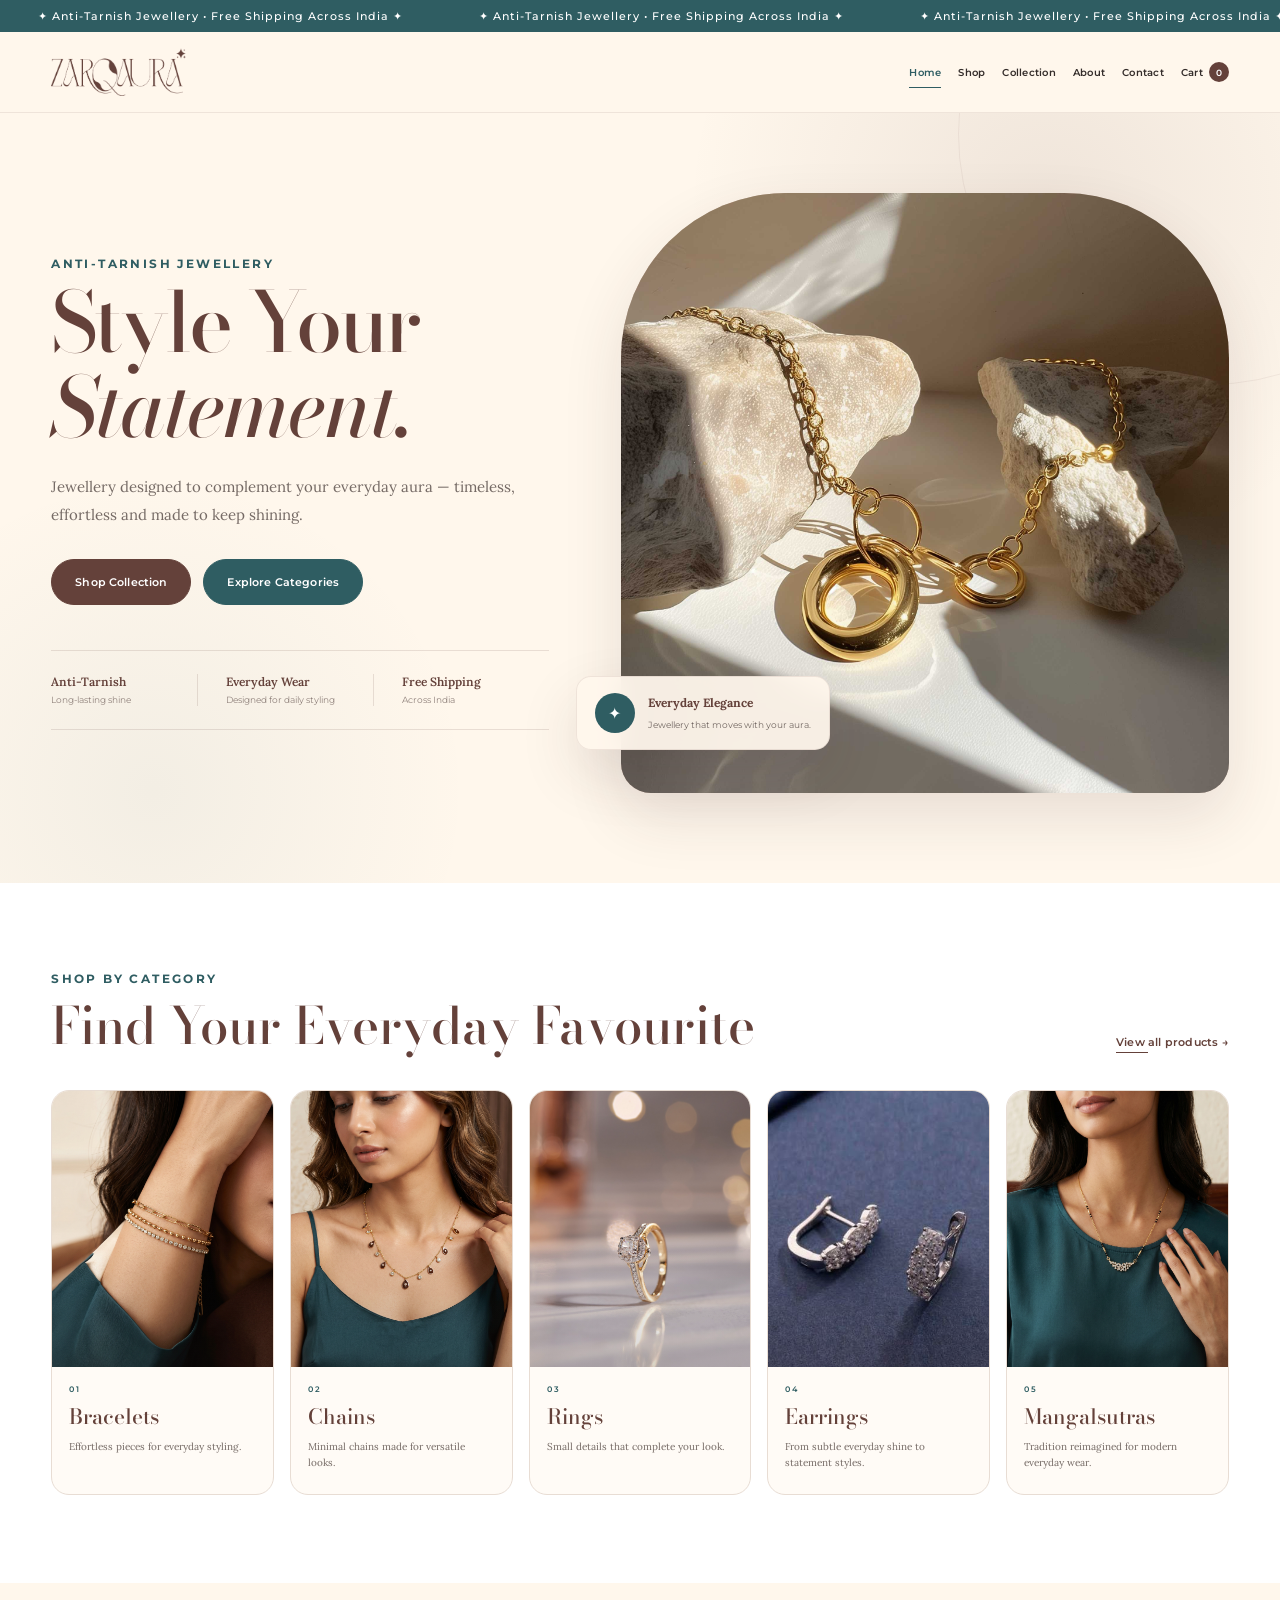
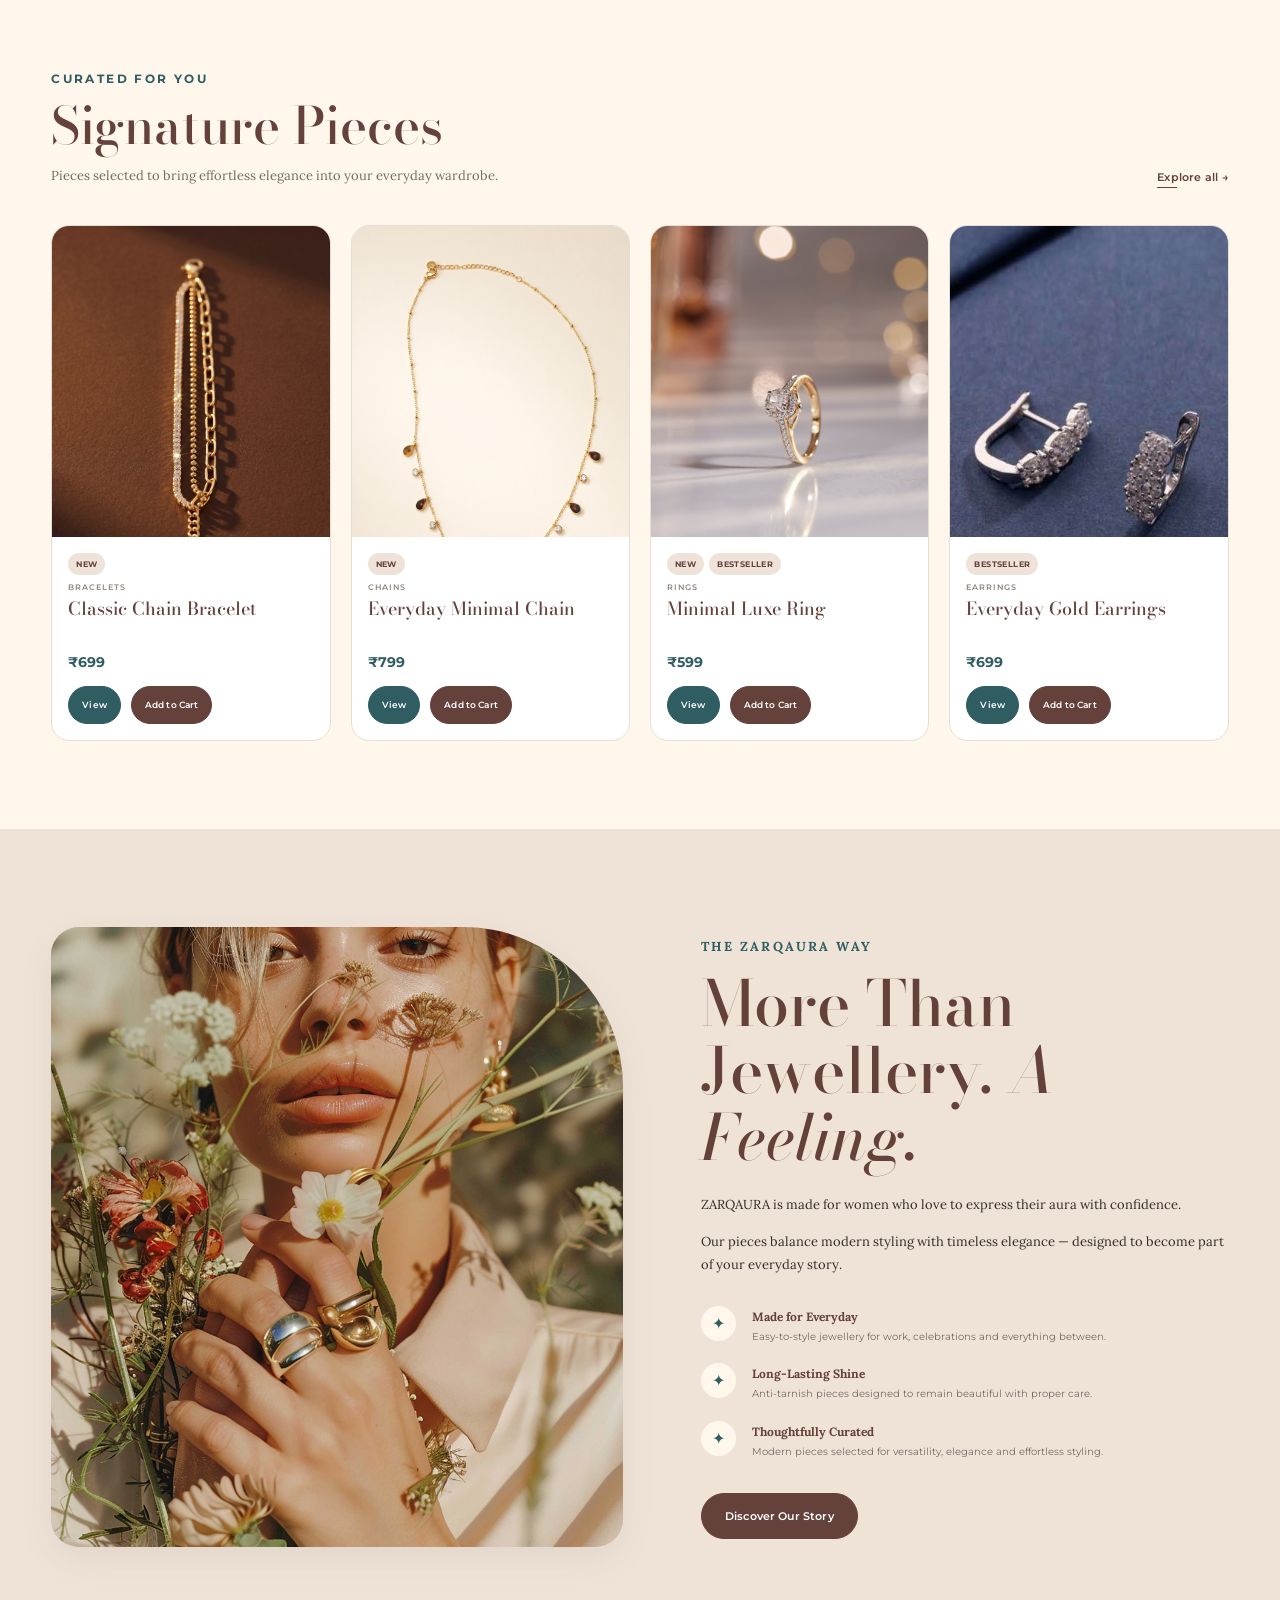
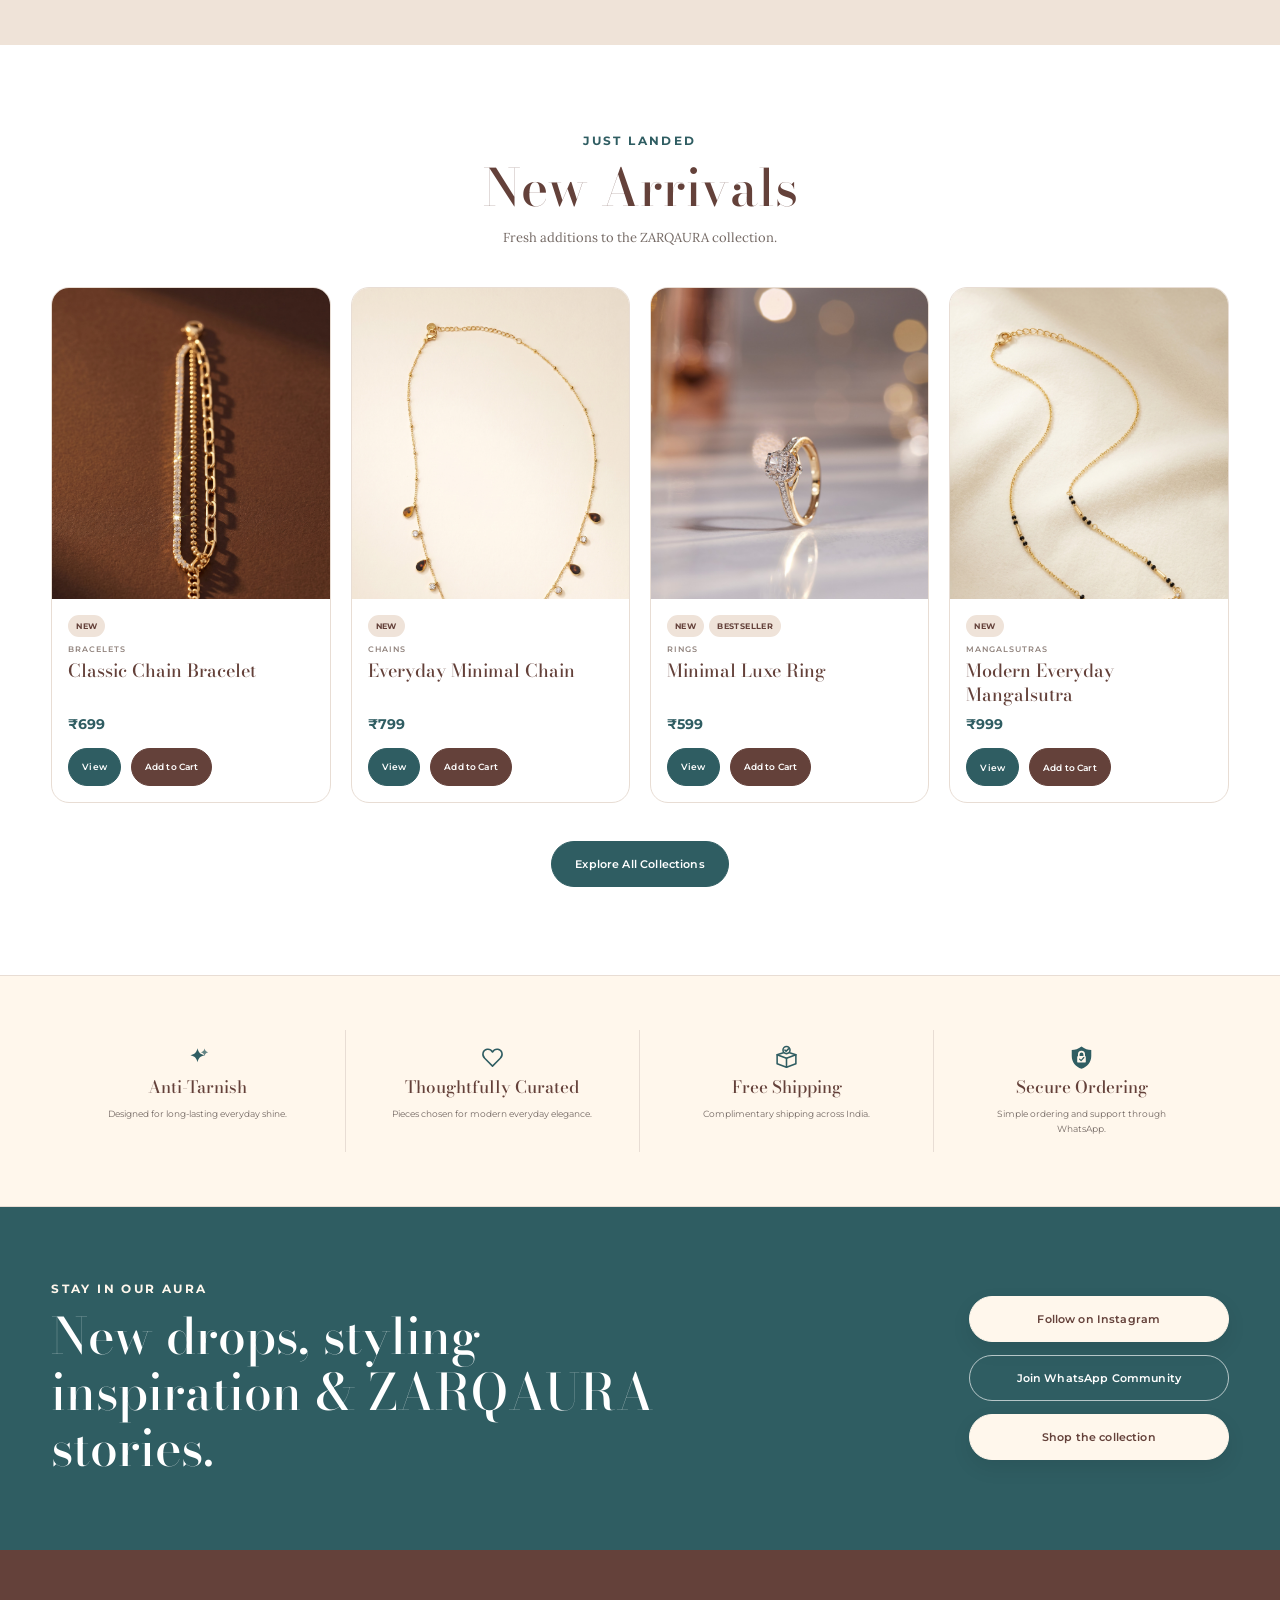
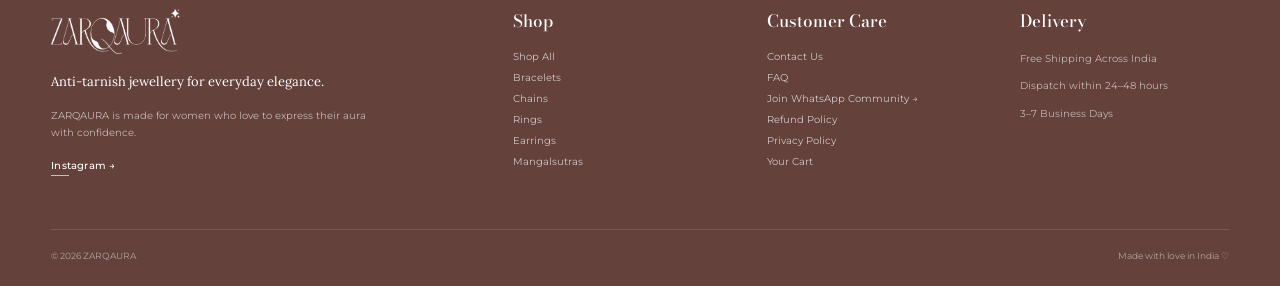
<file: index.html>
<!DOCTYPE html>
<html lang="en">
<head>
  <meta charset="UTF-8">

  <meta
    name="viewport"
    content="width=device-width, initial-scale=1.0"
  >

  <title>ZARQAURA | Anti-Tarnish Jewellery</title>

  <meta
    name="description"
    content="Discover ZARQAURA anti-tarnish jewellery designed for everyday elegance."
  >

  <!-- Favicon -->
  <link
    rel="icon"
    href="assets/images/branding/favicon.png"
    type="image/png"
  > 

  <!-- Main CSS -->
  <link
    rel="stylesheet"
    href="assets/css/styles.css"
  >
</head>


<body>

  <!-- =========================================
       SHARED HEADER
  ========================================== -->

  <div data-site-header></div>



  <main>

    <!-- =========================================
         HERO
    ========================================== -->

    <section class="zq-hero">

      <div class="zq-container zq-hero-grid">

        <!-- Hero content -->

        <div class="zq-hero-content">

          <p class="zq-eyebrow">
            ANTI-TARNISH JEWELLERY
          </p>

          <h1>
            Style Your
            <span>Statement.</span>
          </h1>

          <p class="zq-hero-description">
            Jewellery designed to complement your everyday aura —
            timeless, effortless and made to keep shining.
          </p>

          <div class="zq-hero-actions">

            <a
              href="collections.html"
              class="zq-btn zq-btn-primary"
            >
              Shop Collection
            </a>

            <a
              href="#shop-category"
              class="zq-btn zq-btn-outline"
            >
              Explore Categories
            </a>

          </div>


          <!-- Hero small benefits -->

          <div class="zq-hero-features">

            <div>
              <strong>Anti-Tarnish</strong>
              <span>Long-lasting shine</span>
            </div>

            <div>
              <strong>Everyday Wear</strong>
              <span>Designed for daily styling</span>
            </div>

            <div>
              <strong>Free Shipping</strong>
              <span>Across India</span>
            </div>

          </div>

        </div>



        <!-- Hero Image -->

        <div class="zq-hero-visual">

          <div class="zq-hero-image-wrap">

            <img
              src="assets/images/banners/home/hero.jpg"
              alt="ZARQAURA jewellery collection"
              class="zq-hero-image"
              onerror="this.style.display='none'; this.nextElementSibling.style.display='flex';"
            >

            <!-- Appears only until you upload hero.jpg -->

            <div class="zq-image-placeholder">
              <div>
                <span>✦</span>

                <p>
                  Add your homepage hero image
                </p>

                <small>
                  assets/images/banners/home/hero.jpg
                </small>
              </div>
            </div>

          </div>


          <!-- Floating note -->

          <div class="zq-floating-card">

            <span class="zq-floating-icon">✦</span>

            <div>
              <strong>
                Everyday Elegance
              </strong>

              <small>
                Jewellery that moves with your aura.
              </small>
            </div>

          </div>

        </div>

      </div>

    </section>



    <!-- =========================================
         CATEGORY SECTION
    ========================================== -->

    <section
      class="zq-section zq-category-section"
      id="shop-category"
    >

      <div class="zq-container">

        <div class="zq-section-heading">

          <div>

            <p class="zq-eyebrow">
              SHOP BY CATEGORY
            </p>

            <h2>
              Find Your Everyday Favourite
            </h2>

          </div>

          <a
            href="shop.html"
            class="zq-text-link"
          >
            View all products →
          </a>

        </div>



        <div class="zq-category-grid">


          <!-- Bracelets -->

          <a
            href="shop.html?category=bracelets"
            class="zq-category-card"
          >

            <div class="zq-category-image">

              <img
                src="assets/images/categories/bracelets.jpg"
                alt="Bracelets"
              >

              <div class="zq-category-overlay"></div>

            </div>

            <div class="zq-category-info">

              <span>
                01
              </span>

              <h3>
                Bracelets
              </h3>

              <p>
                Effortless pieces for everyday styling.
              </p>

            </div>

          </a>



          <!-- Chains -->

          <a
            href="shop.html?category=chains"
            class="zq-category-card"
          >

            <div class="zq-category-image">

              <img
                src="assets/images/categories/chains.jpg"
                alt="Chains"
              >

              <div class="zq-category-overlay"></div>

            </div>

            <div class="zq-category-info">

              <span>
                02
              </span>

              <h3>
                Chains
              </h3>

              <p>
                Minimal chains made for versatile looks.
              </p>

            </div>

          </a>



          <!-- Rings -->

          <a
            href="shop.html?category=rings"
            class="zq-category-card"
          >

            <div class="zq-category-image">

              <img
                src="assets/images/categories/rings.jpg"
                alt="Rings"
              >

              <div class="zq-category-overlay"></div>

            </div>

            <div class="zq-category-info">

              <span>
                03
              </span>

              <h3>
                Rings
              </h3>

              <p>
                Small details that complete your look.
              </p>

            </div>

          </a>



          <!-- Earrings -->

          <a
            href="shop.html?category=earrings"
            class="zq-category-card"
          >

            <div class="zq-category-image">

              <img
                src="assets/images/categories/earrings.jpg"
                alt="Earrings"
              >

              <div class="zq-category-overlay"></div>

            </div>

            <div class="zq-category-info">

              <span>
                04
              </span>

              <h3>
                Earrings
              </h3>

              <p>
                From subtle everyday shine to statement styles.
              </p>

            </div>

          </a>



          <!-- Mangalsutras -->

          <a
            href="shop.html?category=mangalsutras"
            class="zq-category-card"
          >

            <div class="zq-category-image">

              <img
                src="assets/images/categories/mangalsutras.jpg"
                alt="Mangalsutras"
              >

              <div class="zq-category-overlay"></div>

            </div>

            <div class="zq-category-info">

              <span>
                05
              </span>

              <h3>
                Mangalsutras
              </h3>

              <p>
                Tradition reimagined for modern everyday wear.
              </p>

            </div>

          </a>

        </div>

      </div>

    </section>



    <!-- =========================================
         FEATURED PRODUCTS
    ========================================== -->

    <section class="zq-section zq-products-section">

      <div class="zq-container">

        <div class="zq-section-heading">

          <div>

            <p class="zq-eyebrow">
              CURATED FOR YOU
            </p>

            <h2>
              Signature Pieces
            </h2>

            <p class="zq-section-description">
              Pieces selected to bring effortless elegance
              into your everyday wardrobe.
            </p>

          </div>


          <a
            href="shop.html"
            class="zq-text-link"
          >
            Explore all →
          </a>

        </div>


        <!-- Products automatically inserted by JS -->

        <div
          class="product-grid zq-featured-grid"
          data-featured-grid
        ></div>

      </div>

    </section>



    <!-- =========================================
         EDITORIAL BRAND SECTION
    ========================================== -->

    <section class="zq-story-section">

      <div class="zq-container zq-story-grid">


        <div class="zq-story-image">

          <img
            src="assets/images/banners/home/everyday-elegance.jpg"
            alt="ZARQAURA everyday jewellery"
          >

        </div>



        <div class="zq-story-content">

          <p class="zq-eyebrow">
            THE ZARQAURA WAY
          </p>

          <h2>
            More Than Jewellery.
            <span>A Feeling.</span>
          </h2>

          <p>
            ZARQAURA is made for women who love to express
            their aura with confidence.
          </p>

          <p>
            Our pieces balance modern styling with timeless
            elegance — designed to become part of your
            everyday story.
          </p>

          <div class="zq-story-points">

            <div>
              <span>✦</span>

              <div>
                <strong>
                  Made for Everyday
                </strong>

                <p>
                  Easy-to-style jewellery for work,
                  celebrations and everything between.
                </p>
              </div>
            </div>


            <div>
              <span>✦</span>

              <div>
                <strong>
                  Long-Lasting Shine
                </strong>

                <p>
                  Anti-tarnish pieces designed to remain
                  beautiful with proper care.
                </p>
              </div>
            </div>


            <div>
              <span>✦</span>

              <div>
                <strong>
                  Thoughtfully Curated
                </strong>

                <p>
                  Modern pieces selected for versatility,
                  elegance and effortless styling.
                </p>
              </div>
            </div>

          </div>


          <a
            href="about.html"
            class="zq-btn zq-btn-primary"
          >
            Discover Our Story
          </a>

        </div>

      </div>

    </section>



    <!-- =========================================
         NEW ARRIVALS
    ========================================== -->

    <section class="zq-section zq-new-section">

      <div class="zq-container">

        <div class="zq-section-heading centered">

          <div>

            <p class="zq-eyebrow">
              JUST LANDED
            </p>

            <h2>
              New Arrivals
            </h2>

            <p class="zq-section-description">
              Fresh additions to the ZARQAURA collection.
            </p>

          </div>

        </div>


        <div
          class="product-grid"
          data-new-arrivals
        ></div>


        <div class="zq-center-action">

          <a
            href="collections.html"
            class="zq-btn zq-btn-outline"
          >
            Explore All Collections
          </a>

        </div>

      </div>

    </section>



    <!-- =========================================
         BENEFITS
    ========================================== -->

    <section class="zq-benefits">

      <div class="zq-container zq-benefits-grid">


        <div class="zq-benefit">

          <!-- Anti-Tarnish / Sparkle -->
            <svg
                width="25"
                height="25"
                viewBox="0 0 64 64"
                fill="none"
                xmlns="http://www.w3.org/2000/svg"
                aria-hidden="true"
            >
                <path
                    d="M32 8
                    C34.5 19 39 23.5 50 26
                    C39 28.5 34.5 33 32 44
                    C29.5 33 25 28.5 14 26
                    C25 23.5 29.5 19 32 8Z"
                    fill="#2F5D62"
                />

                <path
                    d="M50 9
                    C51.5 14.5 54 17 59.5 18.5
                    C54 20 51.5 22.5 50 28
                    C48.5 22.5 46 20 40.5 18.5
                    C46 17 48.5 14.5 50 9Z"
                    fill="#2F5D62"
                    opacity="0.75"
                />
            </svg>

          <h3>
            Anti-Tarnish
          </h3>

          <p>
            Designed for long-lasting everyday shine.
          </p>

        </div>


        <div class="zq-benefit">

          <!-- Thoughtfully Curated / Heart -->
            <svg
                width="25"
                height="25"
                viewBox="0 0 64 64"
                fill="none"
                xmlns="http://www.w3.org/2000/svg"
                aria-hidden="true"
            >
                <path
                    d="M32 54
                    L12 34
                    C4 26 7 13 18 11
                    C24 10 29 13 32 18
                    C35 13 40 10 46 11
                    C57 13 60 26 52 34
                    L32 54Z"
                    stroke="#2F5D62"
                    stroke-width="4"
                    stroke-linecap="round"
                    stroke-linejoin="round"
                />
            </svg>

          <h3>
            Thoughtfully Curated
          </h3>

          <p>
            Pieces chosen for modern everyday elegance.
          </p>

        </div>


        <div class="zq-benefit">

          <svg
                width="25"
                height="25"
                viewBox="0 0 64 64"
                fill="none"
                xmlns="http://www.w3.org/2000/svg"
                aria-hidden="true"
            >
                <g
                    stroke="#2F5D62"
                    stroke-width="4"
                    stroke-linecap="round"
                    stroke-linejoin="round"
                >
                    <path d="M8 25L32 17L56 25L32 34L8 25Z"/>
                    <path d="M8 25V48L32 57L56 48V25"/>
                    <path d="M32 34V57"/>
                    <circle cx="32" cy="13" r="9" fill="#FFF7EC"/>
                    <path d="M28 13L31 16L37 10"/>
                </g>
            </svg>

          <h3>
            Free Shipping
          </h3>

          <p>
            Complimentary shipping across India.
          </p>

        </div>


        <div class="zq-benefit">

          <!-- Secure Ordering / Secure Lock -->
            <svg
                width="25"
                height="25"
                viewBox="0 0 64 64"
                xmlns="http://www.w3.org/2000/svg"
                aria-hidden="true"
            >
                <path
                    d="M32 4
                    C24 10 15 13 7 13
                    V28
                    C7 44 17 55 32 61
                    C47 55 57 44 57 28
                    V13
                    C49 13 40 10 32 4Z"
                    fill="#2F5D62"
                />

                <rect
                    x="21"
                    y="28"
                    width="22"
                    height="17"
                    rx="3"
                    fill="#FFF7EC"
                />

                <path
                    d="M25 28V24
                    C25 19.5 28 17 32 17
                    C36 17 39 19.5 39 24
                    V28"
                    fill="none"
                    stroke="#FFF7EC"
                    stroke-width="4"
                    stroke-linecap="round"
                />

                <path
                    d="M27 36L31 40L38 32"
                    fill="none"
                    stroke="#2F5D62"
                    stroke-width="3"
                    stroke-linecap="round"
                    stroke-linejoin="round"
                />
            </svg>

          <h3>
            Secure Ordering
          </h3>

          <p>
            Simple ordering and support through WhatsApp.
          </p>

        </div>

      </div>

    </section>



    <!-- =========================================
         INSTAGRAM / COMMUNITY CTA
    ========================================== -->

    <section class="zq-community">

      <div class="zq-container zq-community-inner">

        <div>

          <p class="zq-eyebrow light">
            STAY IN OUR AURA
          </p>

          <h2>
            New drops, styling inspiration
            & ZARQAURA stories.
          </h2>

        </div>


        <div class="zq-community-actions">

            <a
                href="#"
                id="instagram-link"
                target="_blank"
                class="zq-btn zq-btn-light"
            >
                Follow on Instagram
            </a>

            <a
                href="https://chat.whatsapp.com/YOUR-COMMUNITY-LINK"
                target="_blank"
                rel="noopener noreferrer"
                class="zq-btn zq-whatsapp-community"
            >
                Join WhatsApp Community
            </a>

            <a
                href="shop.html"
                id="collection-link"
                target="_blank"
                class="zq-btn zq-btn-light"
            >
                Shop the collection
            </a>

        </div>

      </div>

    </section>

  </main>



  <!-- =========================================
       SHARED FOOTER
  ========================================== -->

  <div data-site-footer></div>



  <!-- =========================================
       DATA
  ========================================== -->

  <script src="assets/data/site-config.js"></script>

  <script src="assets/data/products.js"></script>



  <!-- =========================================
       SHARED APP
  ========================================== -->

  <script src="assets/js/app.js"></script>



  <!-- =========================================
       HOME PAGE JS
  ========================================== -->

  <script>

    document.addEventListener(
      "DOMContentLoaded",
      () => {

        /*
        =========================================
        FEATURED PRODUCTS
        =========================================
        */

        const featuredGrid =
          document.querySelector(
            "[data-featured-grid]"
          );


        const featuredProducts =
          PRODUCTS
            .filter(
              product =>
                product.active &&
                product.featured
            )
            .slice(0, 4);


        if (featuredGrid) {

          if (featuredProducts.length) {

            featuredGrid.innerHTML =
              featuredProducts
                .map(
                  ZARQAURA.productCard
                )
                .join("");

          }

          else {

            featuredGrid.innerHTML = `
              <div class="zq-empty-products">
                Featured products will appear here.
              </div>
            `;

          }

        }



        /*
        =========================================
        NEW ARRIVALS
        =========================================
        */

        const newGrid =
          document.querySelector(
            "[data-new-arrivals]"
          );


        const newProducts =
          PRODUCTS
            .filter(
              product =>
                product.active &&
                product.newArrival
            )
            .slice(0, 4);


        if (newGrid) {

          if (newProducts.length) {

            newGrid.innerHTML =
              newProducts
                .map(
                  ZARQAURA.productCard
                )
                .join("");

          }

          else {

            newGrid.innerHTML = `
              <div class="zq-empty-products">
                New arrivals will appear here.
              </div>
            `;

          }

        }



        /*
        =========================================
        INSTAGRAM FROM SITE CONFIG
        =========================================
        */

        const instagramButton =
          document.getElementById(
            "instagram-link"
          );


        if (
          instagramButton &&
          SITE_CONFIG.instagram
        ) {

          instagramButton.href =
            SITE_CONFIG.instagram;

        }

      }
    );

  </script>


</body>
</html>
</file>
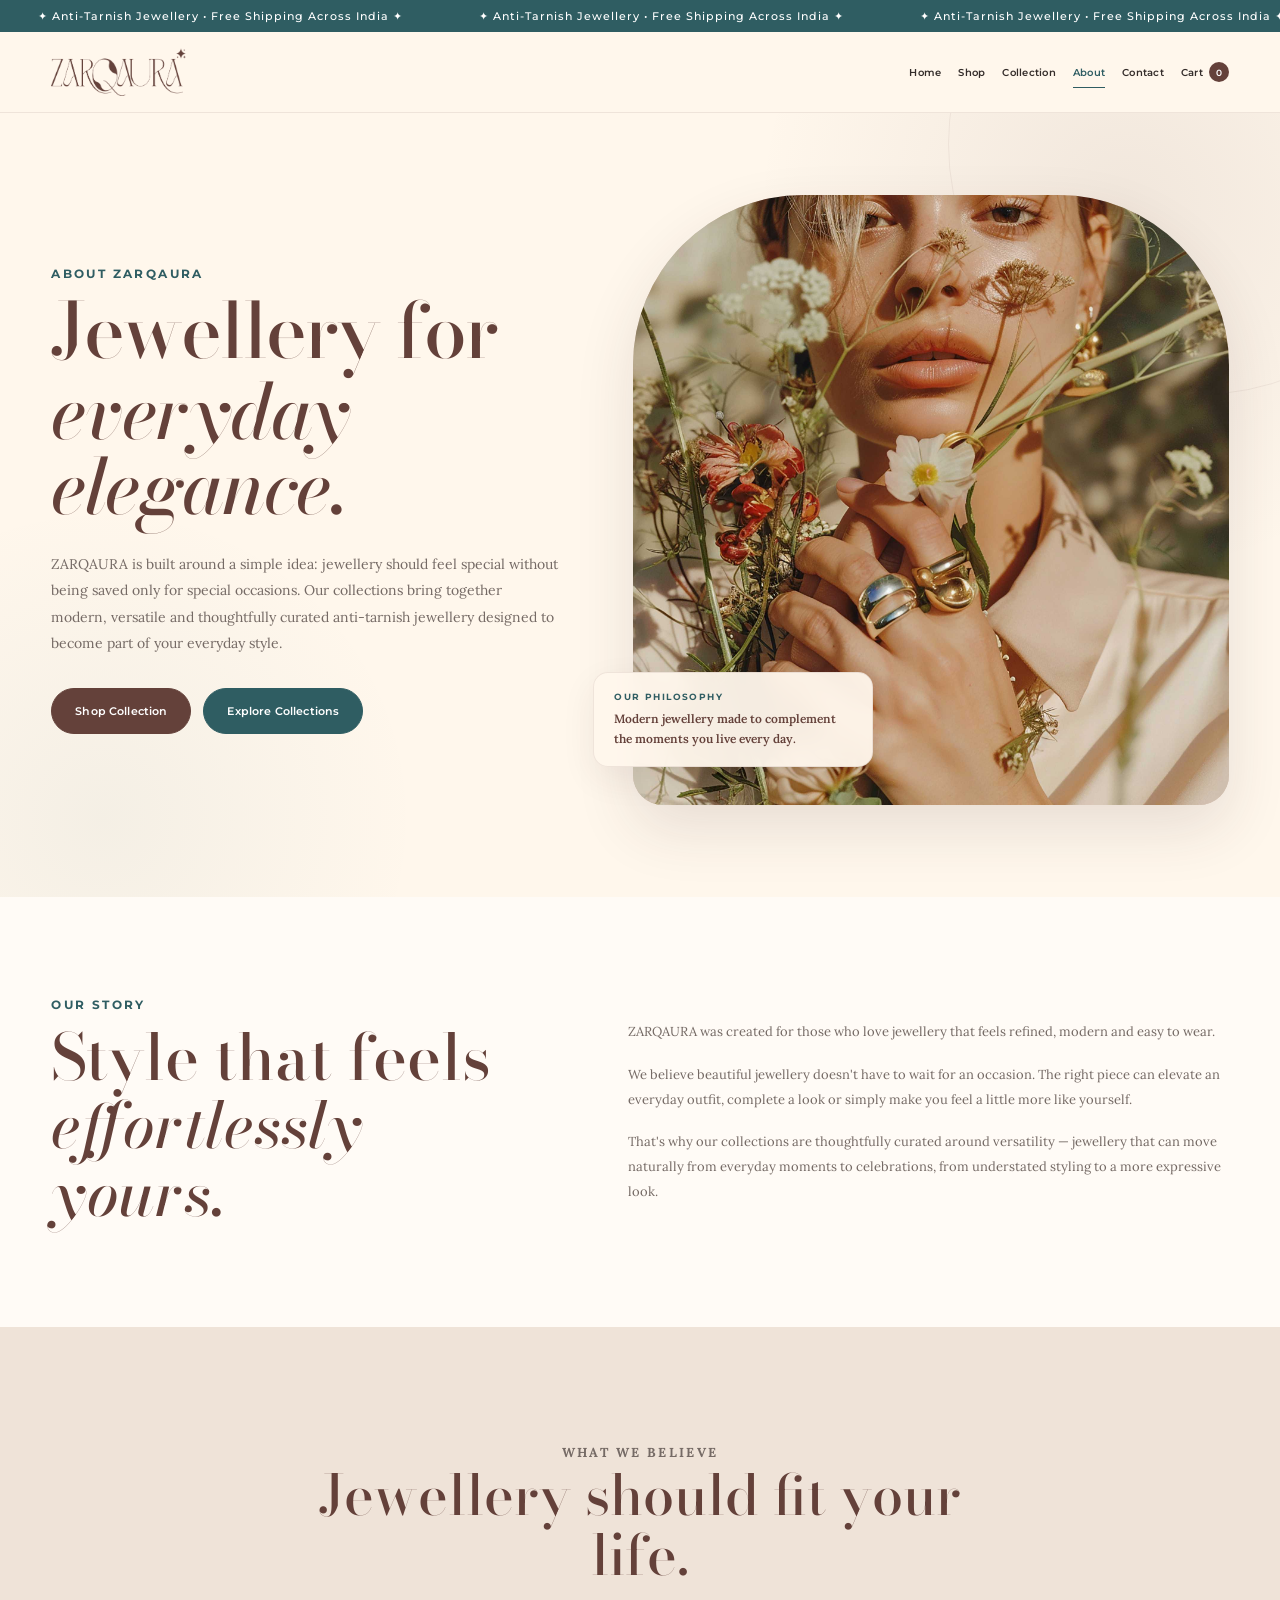
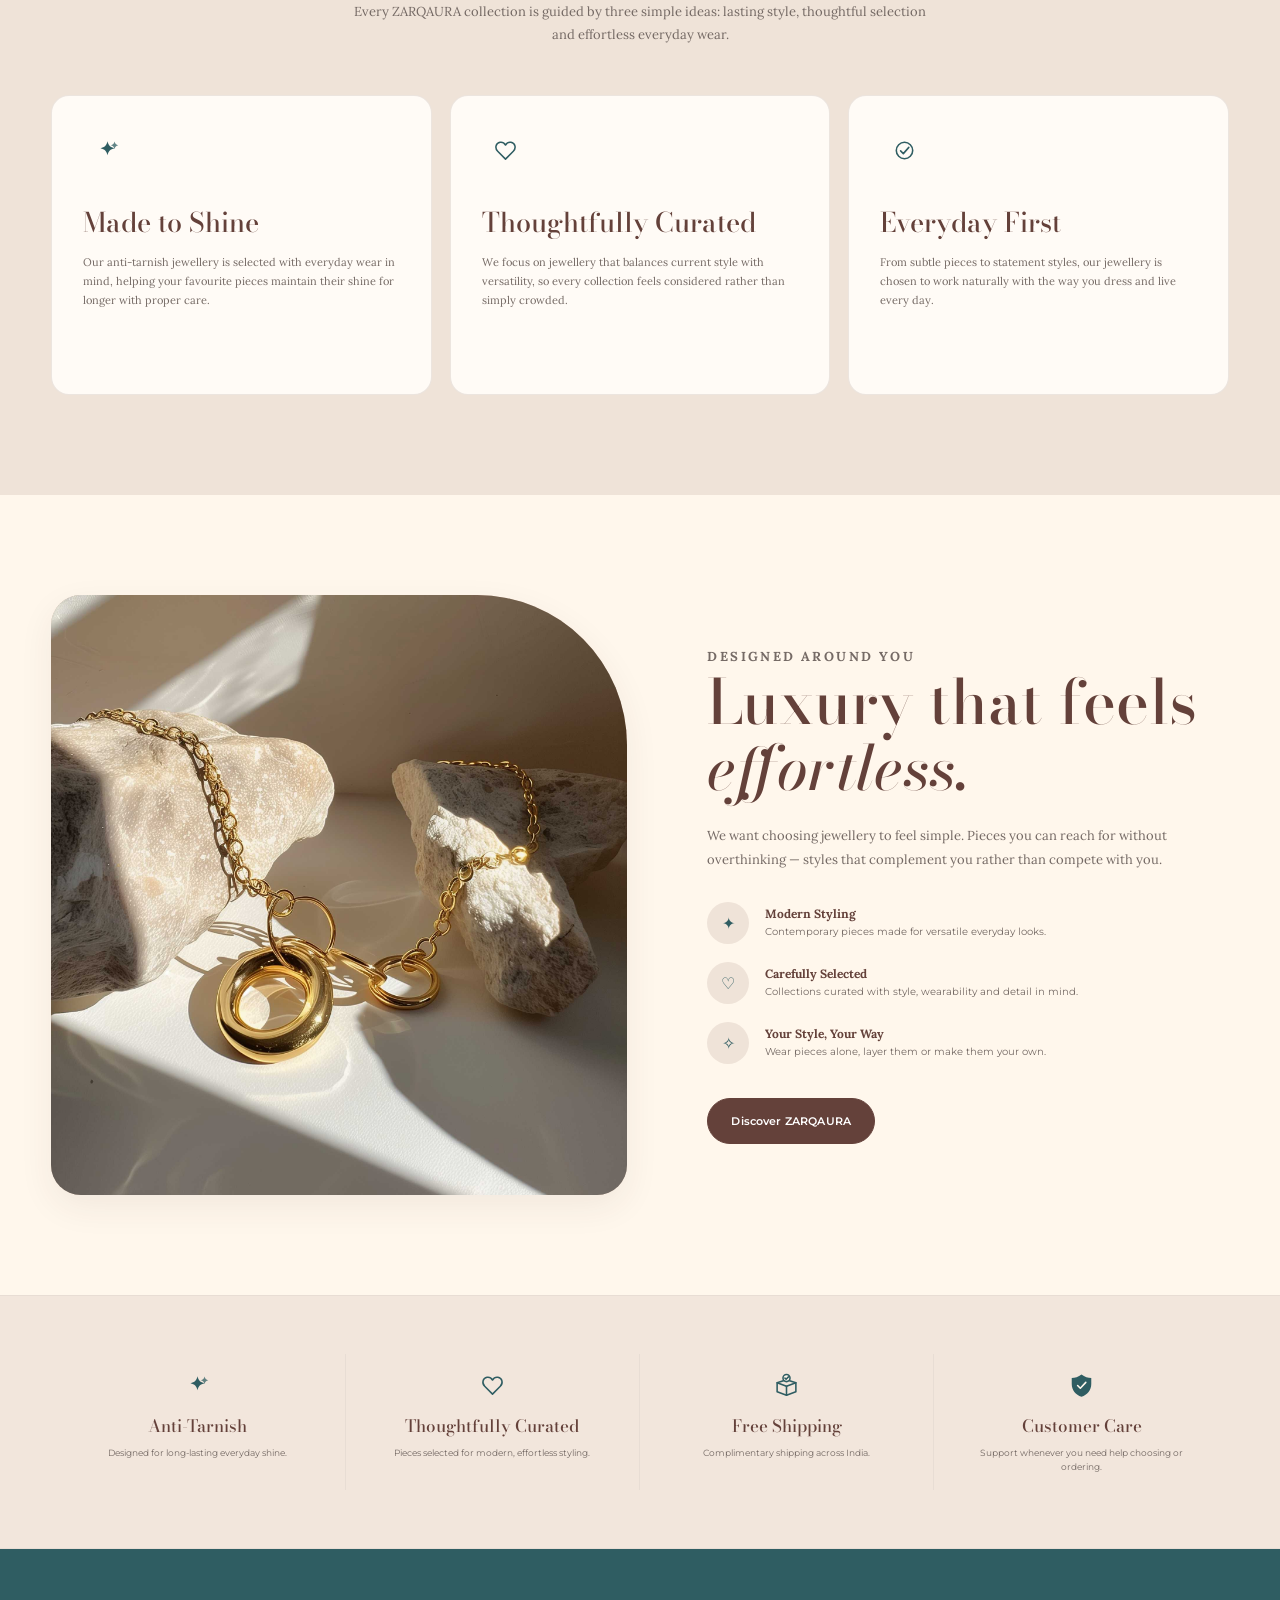
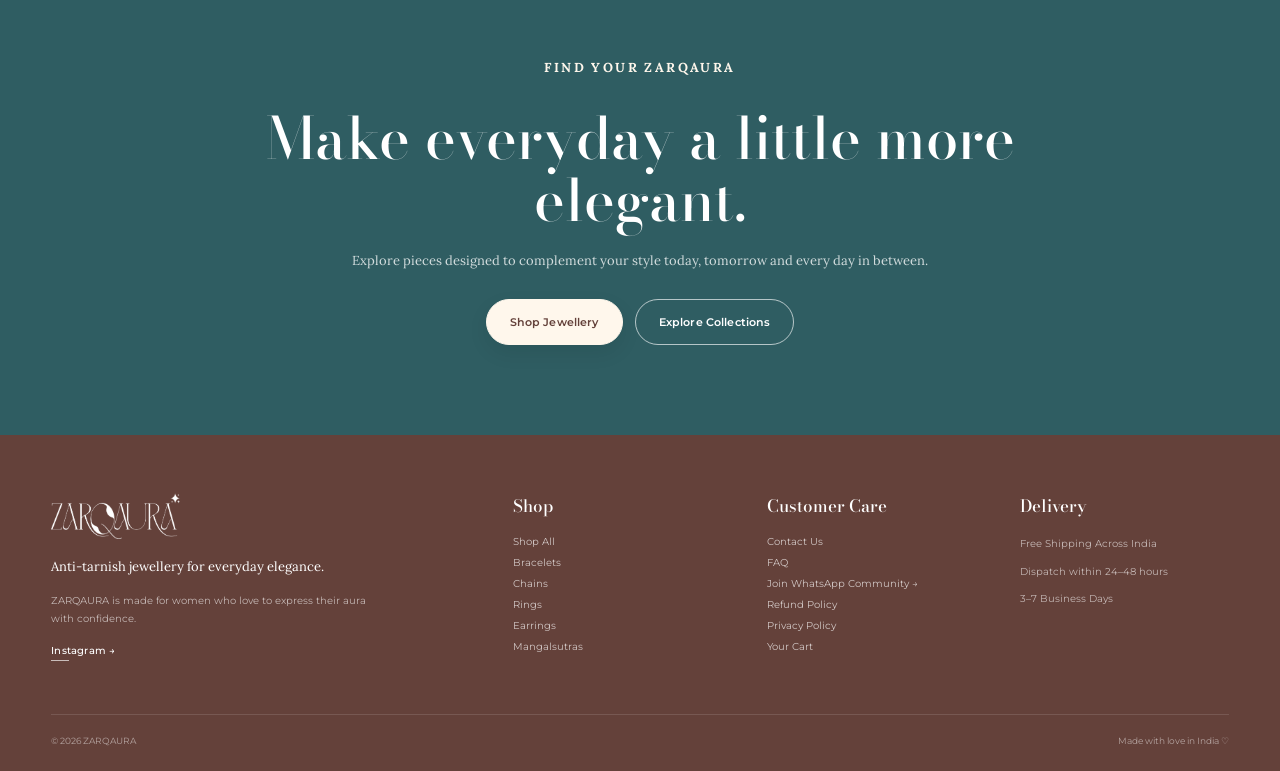
<file: about.html>
<!DOCTYPE html>
<html lang="en">

<head>

    <meta charset="UTF-8">

    <meta
        name="viewport"
        content="width=device-width, initial-scale=1.0"
    >

    <title>
        About Us | ZARQAURA
    </title>

    <meta
        name="description"
        content="Discover the story behind ZARQAURA — thoughtfully curated anti-tarnish jewellery designed for effortless everyday elegance."
    >

    <link
        rel="icon"
        href="assets/images/branding/favicon.png"
        type="image/png"
    >

    <link
        rel="stylesheet"
        href="assets/css/styles.css"
    >


    <style>

        /* =========================================================
           ABOUT PAGE
        ========================================================= */

        .about-page {

            overflow:
                hidden;

        }



        /* =========================================================
           HERO
        ========================================================= */

        .about-hero {

            position:
                relative;

            padding:
                82px 0 92px;

            overflow:
                hidden;

            background:

                radial-gradient(
                    circle at 88% 12%,
                    rgba(
                        100,
                        65,
                        58,
                        0.09
                    ),
                    transparent 28%
                ),

                radial-gradient(
                    circle at 8% 90%,
                    rgba(
                        47,
                        93,
                        98,
                        0.05
                    ),
                    transparent 23%
                ),

                var(--cream);

        }


        .about-hero::after {

            content:
                "";

            position:
                absolute;

            top:
                -220px;

            right:
                -170px;

            width:
                500px;

            height:
                500px;

            border:
                1px solid
                rgba(
                    100,
                    65,
                    58,
                    0.07
                );

            border-radius:
                50%;

            pointer-events:
                none;

        }


        .about-hero-grid {

            position:
                relative;

            z-index:
                2;

            display:
                grid;

            grid-template-columns:
                0.92fr 1.08fr;

            align-items:
                center;

            gap:
                75px;

        }


        .about-hero-content {

            max-width:
                610px;

        }


        .about-hero h1 {

            margin:
                0;

            font-size:
                clamp(
                    52px,
                    6vw,
                    82px
                );

            font-weight:
                500;

            line-height:
                0.98;

            letter-spacing:
                -2px;

        }


        .about-hero h1 span {

            display:
                block;

            margin-top:
                6px;

            font-style:
                italic;

        }


        .about-hero-description {

            max-width:
                560px;

            margin:
                26px 0 0;

            color:
                var(--text-soft);

            font-family:
                "Lora",
                Georgia,
                serif;

            font-size:
                14px;

            line-height:
                1.9;

        }


        .about-hero-actions {

            display:
                flex;

            flex-wrap:
                wrap;

            gap:
                12px;

            margin-top:
                31px;

        }



        /* =========================================================
           HERO IMAGE
        ========================================================= */

        .about-hero-visual {

            position:
                relative;

            width:
                100%;

        }


        .about-hero-image {

            width:
                100%;

            height:
                610px;

            overflow:
                hidden;

            border-radius:
                170px 170px
                30px 30px;

            background:
                #D8C1B3;

            box-shadow:
                var(--shadow);

        }


        .about-hero-image img {

            width:
                100%;

            height:
                100%;

            object-fit:
                cover;

            object-position:
                center;

        }


        .about-hero-note {

            position:
                absolute;

            left:
                -40px;

            bottom:
                38px;

            max-width:
                280px;

            padding:
                18px 20px;

            border:
                1px solid
                rgba(
                    100,
                    65,
                    58,
                    0.10
                );

            border-radius:
                15px;

            background:
                rgba(
                    255,
                    247,
                    236,
                    0.95
                );

            box-shadow:
                var(--shadow-small);

            backdrop-filter:
                blur(10px);

        }


        .about-hero-note span {

            display:
                block;

            margin-bottom:
                6px;

            color:
                var(--teal);

            font-size:
                9px;

            font-weight:
                700;

            letter-spacing:
                1.4px;

            text-transform:
                uppercase;

        }


        .about-hero-note strong {

            color:
                var(--brown);

            font-family:
                "Lora",
                Georgia,
                serif;

            font-size:
                12px;

            font-weight:
                600;

            line-height:
                1.5;

        }



        /* =========================================================
           OUR STORY
        ========================================================= */

        .about-story {

            padding:
                100px 0;

            background:
                var(--cream-light);

        }


        .about-story-grid {

            display:
                grid;

            grid-template-columns:
                0.9fr 1.1fr;

            align-items:
                center;

            gap:
                85px;

        }


        .about-story-title h2 {

            max-width:
                520px;

            margin:
                0;

            font-size:
                clamp(
                    42px,
                    5vw,
                    64px
                );

            font-weight:
                500;

            line-height:
                1.06;

        }


        .about-story-title h2 span {

            font-style:
                italic;

        }


        .about-story-content {

            max-width:
                650px;

        }


        .about-story-content p {

            margin:
                0 0 18px;

            color:
                var(--text-soft);

            font-family:
                "Lora",
                Georgia,
                serif;

            font-size:
                13px;

            line-height:
                1.9;

        }


        .about-story-content p:last-child {

            margin-bottom:
                0;

        }



        /* =========================================================
           PHILOSOPHY
        ========================================================= */

        .about-philosophy {

            padding:
                100px 0;

            background:
                #EFE3D8;

        }


        .about-section-heading {

            max-width:
                720px;

            margin:
                0 auto 48px;

            text-align:
                center;

        }


        .about-section-heading h2 {

            margin:
                0;

            font-size:
                clamp(
                    38px,
                    5vw,
                    56px
                );

            font-weight:
                500;

            line-height:
                1.08;

        }


        .about-section-heading p {

            max-width:
                580px;

            margin:
                14px auto 0;

            color:
                var(--text-soft);

            font-family:
                "Lora",
                Georgia,
                serif;

            font-size:
                13px;

            line-height:
                1.8;

        }



        /* =========================================================
           VALUE CARDS
        ========================================================= */

        .about-values-grid {

            display:
                grid;

            grid-template-columns:
                repeat(
                    3,
                    1fr
                );

            gap:
                18px;

        }


        .about-value-card {

            min-height:
                300px;

            display:
                flex;

            flex-direction:
                column;

            padding:
                31px;

            border:
                1px solid
                rgba(
                    100,
                    65,
                    58,
                    0.12
                );

            border-radius:
                var(--radius);

            background:
                var(--cream-light);

            transition:
                transform 0.4s ease,
                box-shadow 0.4s ease,
                border-color 0.4s ease;

        }


        .about-value-card:hover {

            transform:
                translateY(-5px);

            border-color:
                rgba(
                    47,
                    93,
                    98,
                    0.25
                );

            box-shadow:
                var(--shadow-small);

        }


        .about-value-icon {

            width:
                48px;

            height:
                48px;

            display:
                grid;

            place-items:
                center;

            margin-bottom:
                27px;

            border-radius:
                50%;

            color:
                var(--teal);

        }


        .about-value-icon svg {

            width:
                25px;

            height:
                25px;

        }


        .about-value-card h3 {

            margin:
                0 0 10px;

            font-size:
                27px;

            font-weight:
                500;

        }


        .about-value-card p {

            margin:
                0;

            color:
                var(--text-soft);

            font-family:
                "Lora",
                Georgia,
                serif;

            font-size:
                11px;

            line-height:
                1.75;

        }



        /* =========================================================
           EVERYDAY ELEGANCE
        ========================================================= */

        .about-everyday {

            padding:
                100px 0;

            background:
                var(--cream);

        }


        .about-everyday-grid {

            display:
                grid;

            grid-template-columns:
                1.05fr 0.95fr;

            align-items:
                center;

            gap:
                80px;

        }


        .about-everyday-image {

            width:
                100%;

            min-height:
                600px;

            overflow:
                hidden;

            border-radius:
                30px 150px
                30px 30px;

            background:
                #D7BFAF;

            box-shadow:
                var(--shadow-small);

        }


        .about-everyday-image img {

            width:
                100%;

            height:
                600px;

            object-fit:
                cover;

        }


        .about-everyday-content {

            max-width:
                590px;

        }


        .about-everyday-content h2 {

            margin:
                0 0 23px;

            font-size:
                clamp(
                    40px,
                    5vw,
                    62px
                );

            font-weight:
                500;

            line-height:
                1.07;

        }


        .about-everyday-content h2 span {

            font-style:
                italic;

        }


        .about-everyday-content > p {

            margin:
                0;

            color:
                var(--text-soft);

            font-family:
                "Lora",
                Georgia,
                serif;

            font-size:
                13px;

            line-height:
                1.85;

        }



        /* =========================================================
           ABOUT POINTS
        ========================================================= */

        .about-points {

            display:
                grid;

            gap:
                18px;

            margin:
                30px 0 34px;

        }


        .about-point {

            display:
                grid;

            grid-template-columns:
                44px 1fr;

            align-items:
                center;

            gap:
                14px;

        }


        .about-point-icon {

            width:
                42px;

            height:
                42px;

            display:
                grid;

            place-items:
                center;

            border-radius:
                50%;

            background:
                #EFE3D8;

            color:
                var(--teal);

        }


        .about-point strong {

            display:
                block;

            margin-bottom:
                3px;

            color:
                var(--brown);

            font-family:
                "Lora",
                Georgia,
                serif;

            font-size:
                12px;

        }


        .about-point p {

            margin:
                0;

            color:
                var(--text-soft);

            font-size:
                10px;

            line-height:
                1.6;

        }



        /* =========================================================
           WHY ZARQAURA
        ========================================================= */

        .about-benefits {

            padding:
                58px 0;

            border-top:
                1px solid
                var(--border);

            border-bottom:
                1px solid
                var(--border);

            background:
                var(--background-soft);

        }


        .about-benefits-grid {

            display:
                grid;

            grid-template-columns:
                repeat(
                    4,
                    1fr
                );

        }


        .about-benefit {

            padding:
                15px 25px;

            border-right:
                1px solid
                var(--border);

            text-align:
                center;

        }


        .about-benefit:last-child {

            border-right:
                0;

        }


        .about-benefit-icon {

            min-height:
                34px;

            display:
                flex;

            align-items:
                center;

            justify-content:
                center;

            margin-bottom:
                10px;

            color:
                var(--teal);

        }


        .about-benefit h3 {

            margin:
                0;

            font-size:
                17px;

            font-weight:
                500;

        }


        .about-benefit p {

            max-width:
                220px;

            margin:
                7px auto 0;

            color:
                var(--text-soft);

            font-size:
                9px;

            line-height:
                1.65;

        }



        /* =========================================================
           FINAL CTA
        ========================================================= */

        .about-cta {

            padding:
                90px 0;

            background:
                var(--teal);

            color:
                var(--white);

            text-align:
                center;

        }


        .about-cta-inner {

            max-width:
                760px;

            margin:
                0 auto;

        }


        .about-cta h2 {

            margin:
                0;

            color:
                var(--white);

            font-size:
                clamp(
                    38px,
                    5vw,
                    58px
                );

            font-weight:
                500;

            line-height:
                1.08;

        }


        .about-cta p {

            max-width:
                590px;

            margin:
                17px auto 27px;

            color:
                rgba(
                    255,
                    255,
                    255,
                    0.78
                );

            font-family:
                "Lora",
                Georgia,
                serif;

            font-size:
                13px;

            line-height:
                1.8;

        }


        .about-cta-actions {

            display:
                flex;

            align-items:
                center;

            justify-content:
                center;

            flex-wrap:
                wrap;

            gap:
                12px;

        }



        /* =========================================================
           TABLET
        ========================================================= */

        @media (max-width: 950px) {

            .about-hero-grid,
            .about-story-grid,
            .about-everyday-grid {

                grid-template-columns:
                    1fr;

            }


            .about-hero-grid {

                gap:
                    55px;

            }


            .about-hero-content {

                max-width:
                    720px;

            }


            .about-hero-visual {

                max-width:
                    720px;

                margin:
                    0 auto;

            }


            .about-hero-note {

                left:
                    20px;

            }


            .about-story-grid {

                gap:
                    35px;

            }


            .about-story-content {

                max-width:
                    720px;

            }


            .about-values-grid {

                grid-template-columns:
                    repeat(
                        2,
                        1fr
                    );

            }


            .about-value-card:last-child {

                grid-column:
                    1 / -1;

            }


            .about-everyday-image {

                max-width:
                    720px;

                margin:
                    0 auto;

            }


            .about-everyday-content {

                max-width:
                    720px;

            }


            .about-benefits-grid {

                grid-template-columns:
                    repeat(
                        2,
                        1fr
                    );

            }


            .about-benefit:nth-child(2) {

                border-right:
                    0;

            }


            .about-benefit:nth-child(1),
            .about-benefit:nth-child(2) {

                border-bottom:
                    1px solid
                    var(--border);

            }

                    .about-hero-visual,
            .about-everyday-image {

                width:
                    100%;

                max-width:
                    720px;

                margin-left:
                    0;

                margin-right:
                    auto;

            }

        }



        /* =========================================================
           MOBILE
        ========================================================= */

        @media (max-width: 650px) {

            .about-hero {

                padding:
                    55px 0 65px;

            }


            .about-hero h1 {

                font-size:
                    clamp(
                        46px,
                        14vw,
                        65px
                    );

            }


            .about-hero-actions {

                flex-direction:
                    column;

            }


            .about-hero-actions
            .zq-btn {

                width:
                    100%;

            }


            .about-hero-image {

                height:
                    460px;

                border-radius:
                    110px 110px
                    25px 25px;

            }


            .about-hero-note {

                left:
                    14px;

                right:
                    14px;

                bottom:
                    14px;

                max-width:
                    none;

            }


            .about-story,
            .about-philosophy,
            .about-everyday {

                padding:
                    65px 0;

            }


            .about-values-grid {

                grid-template-columns:
                    1fr;

            }


            .about-value-card:last-child {

                grid-column:
                    auto;

            }


            .about-everyday-image {

                min-height:
                    440px;

                border-radius:
                    25px 90px
                    25px 25px;

            }


            .about-everyday-image img {

                height:
                    440px;

            }


            .about-benefits-grid {

                grid-template-columns:
                    1fr;

            }


            .about-benefit {

                padding:
                    24px 15px;

                border-right:
                    0;

                border-bottom:
                    1px solid
                    var(--border);

            }


            .about-benefit:last-child {

                border-bottom:
                    0;

            }


            .about-cta {

                padding:
                    65px 0;

            }

        }



        /* =========================================================
           SMALL MOBILE - 480PX
           Same pattern as Home / Shop / Collections
        ========================================================= */

        @media (max-width: 480px) {

            /*
               Header/footer intentionally excluded
            */


            /* Main text */

            .about-hero-content,
            .about-story-title,
            .about-story-content,
            .about-section-heading,
            .about-value-card,
            .about-everyday-content,
            .about-benefit {

                width:
                    100%;

                max-width:
                    100%;

                text-align:
                    center;

            }



            /* Hero */

            .about-hero-grid {

                justify-items:
                    center;

            }


            .about-hero-description {

                max-width:
                    100%;

                margin-left:
                    auto;

                margin-right:
                    auto;

            }


            .about-hero-actions {

                width:
                    100%;

                align-items:
                    stretch;

            }


            .about-hero-actions
            .zq-btn {

                width:
                    100%;

            }


            .about-hero-visual,
            .about-hero-image {

                width:
                    100%;

                max-width:
                    100%;

            }


            .about-hero-note {

                text-align:
                    center;

            }



            /* Value cards */

            .about-values-grid {

                width:
                    100%;

                grid-template-columns:
                    1fr;

            }


            .about-value-card {

                width:
                    100%;

                max-width:
                    100%;

                align-items:
                    center;

            }


            .about-value-icon {

                margin-left:
                    auto;

                margin-right:
                    auto;

            }



            .about-everyday-image {

                width:
                    100%;

                max-width:
                    100%;

            }


            .about-points {

                width:
                    100%;

            }


            .about-point {

                width:
                    100%;

                grid-template-columns:
                    1fr;

                justify-items:
                    center;

                text-align:
                    center;

            }


            .about-point-icon {

                margin:
                    0 auto;

            }


            .about-everyday-content
            .zq-btn {

                width:
                    100%;

            }



            /* Benefits */

            .about-benefit {

                width:
                    100%;

            }


            .about-benefit-icon {

                justify-content:
                    center;

            }



            /* Final CTA */

            .about-cta-actions {

                width:
                    100%;

                flex-direction:
                    column;

            }


            .about-cta-actions
            .zq-btn {

                width:
                    100%;

            }

        }

    </style>

</head>


<body>


    <!-- =========================================================
         SHARED HEADER
    ========================================================== -->

    <div data-site-header></div>



    <main class="about-page">


        <!-- =====================================================
             HERO
        ====================================================== -->

        <section class="about-hero">

            <div
                class="container about-hero-grid"
            >


                <div class="about-hero-content">

                    <p class="zq-eyebrow">
                        ABOUT ZARQAURA
                    </p>


                    <h1>

                        Jewellery for
                        <span>
                            everyday elegance.
                        </span>

                    </h1>


                    <p class="about-hero-description">

                        ZARQAURA is built around a simple idea:
                        jewellery should feel special without
                        being saved only for special occasions.

                        Our collections bring together modern,
                        versatile and thoughtfully curated
                        anti-tarnish jewellery designed to
                        become part of your everyday style.

                    </p>


                    <div class="about-hero-actions">

                        <a
                            href="shop.html"
                            class="zq-btn zq-btn-primary"
                        >
                            Shop Collection
                        </a>


                        <a
                            href="collections.html"
                            class="zq-btn zq-btn-outline"
                        >
                            Explore Collections
                        </a>

                    </div>

                </div>



                <div class="about-hero-visual">


                    <div class="about-hero-image">

                        <img
                            src="assets/images/banners/home/everyday-elegance.jpg"
                            alt="ZARQAURA everyday jewellery"
                        >

                    </div>


                    <div class="about-hero-note">

                        <span>
                            OUR PHILOSOPHY
                        </span>

                        <strong>
                            Modern jewellery made to
                            complement the moments you
                            live every day.
                        </strong>

                    </div>


                </div>


            </div>

        </section>



        <!-- =====================================================
             OUR STORY
        ====================================================== -->

        <section class="about-story">

            <div
                class="container about-story-grid"
            >


                <div class="about-story-title">

                    <p class="zq-eyebrow">
                        OUR STORY
                    </p>


                    <h2>

                        Style that feels
                        <span>
                            effortlessly yours.
                        </span>

                    </h2>

                </div>



                <div class="about-story-content">

                    <p>

                        ZARQAURA was created for those who
                        love jewellery that feels refined,
                        modern and easy to wear.

                    </p>


                    <p>

                        We believe beautiful jewellery
                        doesn't have to wait for an occasion.
                        The right piece can elevate an
                        everyday outfit, complete a look or
                        simply make you feel a little more
                        like yourself.

                    </p>


                    <p>

                        That's why our collections are
                        thoughtfully curated around
                        versatility — jewellery that can
                        move naturally from everyday moments
                        to celebrations, from understated
                        styling to a more expressive look.

                    </p>

                </div>


            </div>

        </section>



        <!-- =====================================================
             WHAT WE BELIEVE
        ====================================================== -->

        <section class="about-philosophy">

            <div class="container">


                <div class="about-section-heading">

                    <p class="zq-eyebrow">
                        WHAT WE BELIEVE
                    </p>


                    <h2>
                        Jewellery should fit your life.
                    </h2>


                    <p>

                        Every ZARQAURA collection is guided
                        by three simple ideas: lasting style,
                        thoughtful selection and effortless
                        everyday wear.

                    </p>

                </div>



                <div class="about-values-grid">


                    <!-- ANTI-TARNISH -->

                    <div class="about-value-card">


                        <div class="about-value-icon">

                            <svg
                                viewBox="0 0 64 64"
                                fill="none"
                                xmlns="http://www.w3.org/2000/svg"
                                aria-hidden="true"
                            >

                                <path
                                    d="M32 8 C34.5 19 39 23.5 50 26 C39 28.5 34.5 33 32 44 C29.5 33 25 28.5 14 26 C25 23.5 29.5 19 32 8Z"
                                    fill="currentColor"
                                />

                                <path
                                    d="M50 9 C51.5 14.5 54 17 59.5 18.5 C54 20 51.5 22.5 50 28 C48.5 22.5 46 20 40.5 18.5 C46 17 48.5 14.5 50 9Z"
                                    fill="currentColor"
                                    opacity="0.75"
                                />

                            </svg>

                        </div>


                        <h3>
                            Made to Shine
                        </h3>


                        <p>

                            Our anti-tarnish jewellery is
                            selected with everyday wear in
                            mind, helping your favourite
                            pieces maintain their shine
                            for longer with proper care.

                        </p>


                    </div>



                    <!-- CURATED -->

                    <div class="about-value-card">


                        <div class="about-value-icon">

                            <svg
                                viewBox="0 0 64 64"
                                fill="none"
                                xmlns="http://www.w3.org/2000/svg"
                                aria-hidden="true"
                            >

                                <path
                                    d="M32 54 L12 34 C4 26 7 13 18 11 C24 10 29 13 32 18 C35 13 40 10 46 11 C57 13 60 26 52 34 L32 54Z"
                                    stroke="currentColor"
                                    stroke-width="4"
                                    stroke-linecap="round"
                                    stroke-linejoin="round"
                                />

                            </svg>

                        </div>


                        <h3>
                            Thoughtfully Curated
                        </h3>


                        <p>

                            We focus on jewellery that
                            balances current style with
                            versatility, so every collection
                            feels considered rather than
                            simply crowded.

                        </p>


                    </div>



                    <!-- EVERYDAY -->

                    <div class="about-value-card">


                        <div class="about-value-icon">

                            <svg
                                viewBox="0 0 64 64"
                                fill="none"
                                xmlns="http://www.w3.org/2000/svg"
                                aria-hidden="true"
                            >

                                <circle
                                    cx="32"
                                    cy="32"
                                    r="21"
                                    stroke="currentColor"
                                    stroke-width="4"
                                />

                                <path
                                    d="M22 33L29 40L43 24"
                                    stroke="currentColor"
                                    stroke-width="4"
                                    stroke-linecap="round"
                                    stroke-linejoin="round"
                                />

                            </svg>

                        </div>


                        <h3>
                            Everyday First
                        </h3>


                        <p>

                            From subtle pieces to statement
                            styles, our jewellery is chosen
                            to work naturally with the way
                            you dress and live every day.

                        </p>


                    </div>


                </div>


            </div>

        </section>



        <!-- =====================================================
             EVERYDAY ELEGANCE
        ====================================================== -->

        <section class="about-everyday">

            <div
                class="container about-everyday-grid"
            >


                <div class="about-everyday-image">

                    <img
                        src="assets/images/banners/home/hero.jpg"
                        alt="ZARQAURA jewellery collection"
                    >

                </div>



                <div class="about-everyday-content">


                    <p class="zq-eyebrow">
                        DESIGNED AROUND YOU
                    </p>


                    <h2>

                        Luxury that feels
                        <span>
                            effortless.
                        </span>

                    </h2>


                    <p>

                        We want choosing jewellery to feel
                        simple. Pieces you can reach for
                        without overthinking — styles that
                        complement you rather than compete
                        with you.

                    </p>



                    <div class="about-points">


                        <div class="about-point">

                            <div class="about-point-icon">
                                ✦
                            </div>

                            <div>

                                <strong>
                                    Modern Styling
                                </strong>

                                <p>
                                    Contemporary pieces made
                                    for versatile everyday looks.
                                </p>

                            </div>

                        </div>



                        <div class="about-point">

                            <div class="about-point-icon">
                                ♡
                            </div>

                            <div>

                                <strong>
                                    Carefully Selected
                                </strong>

                                <p>
                                    Collections curated with
                                    style, wearability and detail
                                    in mind.
                                </p>

                            </div>

                        </div>



                        <div class="about-point">

                            <div class="about-point-icon">
                                ✧
                            </div>

                            <div>

                                <strong>
                                    Your Style, Your Way
                                </strong>

                                <p>
                                    Wear pieces alone, layer
                                    them or make them your own.
                                </p>

                            </div>

                        </div>


                    </div>



                    <a
                        href="collections.html"
                        class="zq-btn zq-btn-primary"
                    >
                        Discover ZARQAURA
                    </a>


                </div>


            </div>

        </section>



        <!-- =====================================================
             WHY ZARQAURA
        ====================================================== -->

        <section class="about-benefits">

            <div class="container">


                <div class="about-benefits-grid">


                    <!-- ANTI-TARNISH -->

                    <div class="about-benefit">

                        <div class="about-benefit-icon">

                            <svg
                                width="25"
                                height="25"
                                viewBox="0 0 64 64"
                                fill="none"
                                xmlns="http://www.w3.org/2000/svg"
                                aria-hidden="true"
                            >

                                <path
                                    d="M32 8 C34.5 19 39 23.5 50 26 C39 28.5 34.5 33 32 44 C29.5 33 25 28.5 14 26 C25 23.5 29.5 19 32 8Z"
                                    fill="#2F5D62"
                                />

                                <path
                                    d="M50 9 C51.5 14.5 54 17 59.5 18.5 C54 20 51.5 22.5 50 28 C48.5 22.5 46 20 40.5 18.5 C46 17 48.5 14.5 50 9Z"
                                    fill="#2F5D62"
                                    opacity="0.75"
                                />

                            </svg>

                        </div>


                        <h3>
                            Anti-Tarnish
                        </h3>

                        <p>
                            Designed for long-lasting
                            everyday shine.
                        </p>

                    </div>



                    <!-- CURATED -->

                    <div class="about-benefit">

                        <div class="about-benefit-icon">

                            <svg
                                width="25"
                                height="25"
                                viewBox="0 0 64 64"
                                fill="none"
                                xmlns="http://www.w3.org/2000/svg"
                                aria-hidden="true"
                            >

                                <path
                                    d="M32 54 L12 34 C4 26 7 13 18 11 C24 10 29 13 32 18 C35 13 40 10 46 11 C57 13 60 26 52 34 L32 54Z"
                                    stroke="#2F5D62"
                                    stroke-width="4"
                                    stroke-linecap="round"
                                    stroke-linejoin="round"
                                />

                            </svg>

                        </div>


                        <h3>
                            Thoughtfully Curated
                        </h3>

                        <p>
                            Pieces selected for modern,
                            effortless styling.
                        </p>

                    </div>



                    <!-- SHIPPING -->

                    <div class="about-benefit">

                        <div class="about-benefit-icon">

                            <svg
                                width="25"
                                height="25"
                                viewBox="0 0 64 64"
                                fill="none"
                                xmlns="http://www.w3.org/2000/svg"
                                aria-hidden="true"
                            >

                                <g
                                    stroke="#2F5D62"
                                    stroke-width="4"
                                    stroke-linecap="round"
                                    stroke-linejoin="round"
                                >

                                    <path
                                        d="M8 25L32 17L56 25L32 34L8 25Z"
                                    />

                                    <path
                                        d="M8 25V48L32 57L56 48V25"
                                    />

                                    <path
                                        d="M32 34V57"
                                    />

                                    <circle
                                        cx="32"
                                        cy="13"
                                        r="9"
                                        fill="#FFF7EC"
                                    />

                                    <path
                                        d="M28 13L31 16L37 10"
                                    />

                                </g>

                            </svg>

                        </div>


                        <h3>
                            Free Shipping
                        </h3>

                        <p>
                            Complimentary shipping
                            across India.
                        </p>

                    </div>



                    <!-- SUPPORT -->

                    <div class="about-benefit">

                        <div class="about-benefit-icon">

                            <svg
                                width="25"
                                height="25"
                                viewBox="0 0 64 64"
                                xmlns="http://www.w3.org/2000/svg"
                                aria-hidden="true"
                            >

                                <path
                                    d="M32 4C24 10 15 13 7 13V28C7 44 17 55 32 61C47 55 57 44 57 28V13C49 13 40 10 32 4Z"
                                    fill="#2F5D62"
                                />

                                <path
                                    d="M22 32L29 39L43 24"
                                    fill="none"
                                    stroke="#FFF7EC"
                                    stroke-width="4"
                                    stroke-linecap="round"
                                    stroke-linejoin="round"
                                />

                            </svg>

                        </div>


                        <h3>
                            Customer Care
                        </h3>

                        <p>
                            Support whenever you need
                            help choosing or ordering.
                        </p>

                    </div>


                </div>


            </div>

        </section>



        <!-- =====================================================
             FINAL CTA
        ====================================================== -->

        <section class="about-cta">

            <div
                class="container about-cta-inner"
            >


                <p class="zq-eyebrow light">
                    FIND YOUR ZARQAURA
                </p>


                <h2>
                    Make everyday a little more elegant.
                </h2>


                <p>

                    Explore pieces designed to complement
                    your style today, tomorrow and every
                    day in between.

                </p>


                <div class="about-cta-actions">


                    <a
                        href="shop.html"
                        class="zq-btn zq-btn-light"
                    >
                        Shop Jewellery
                    </a>


                    <a
                        href="collections.html"
                        class="zq-btn zq-whatsapp-community"
                    >
                        Explore Collections
                    </a>


                </div>


            </div>

        </section>


    </main>



    <!-- =========================================================
         SHARED FOOTER
    ========================================================== -->

    <div data-site-footer></div>



    <!-- =========================================================
         DATA + GLOBAL JS
    ========================================================== -->

    <script src="assets/data/site-config.js"></script>

    <script src="assets/data/products.js"></script>

    <script src="assets/js/app.js"></script>


</body>

</html>
</file>
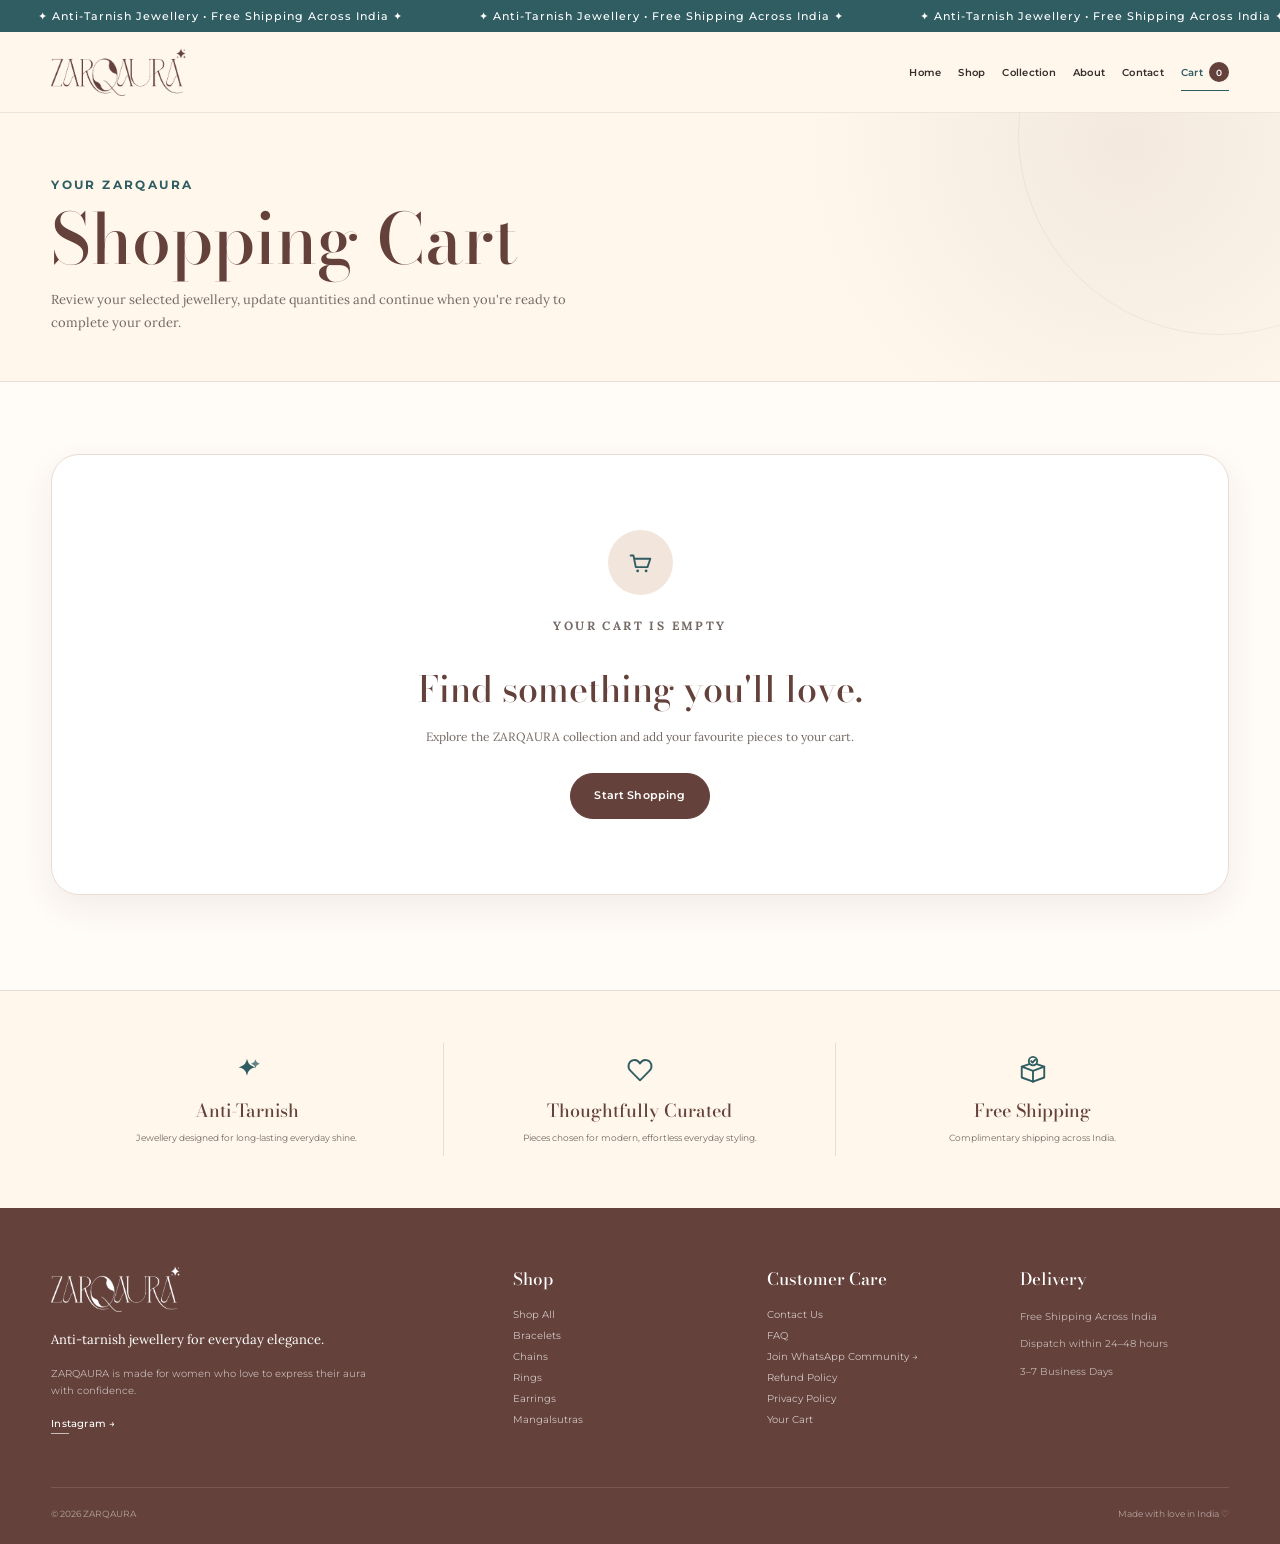
<file: cart.html>
<!DOCTYPE html>
<html lang="en">

<head>

    <meta charset="UTF-8">

    <meta
        name="viewport"
        content="width=device-width, initial-scale=1.0"
    >

    <title>
        Shopping Cart | ZARQAURA
    </title>

    <meta
        name="description"
        content="Review your ZARQAURA jewellery before proceeding to checkout."
    >

    <link
        rel="icon"
        href="assets/images/branding/favicon.png"
        type="image/png"
    >

    <link
        rel="stylesheet"
        href="assets/css/styles.css"
    >


    <style>

        /* =========================================================
           CART PAGE
        ========================================================= */

        .cart-page {

            overflow:
                hidden;

        }



        /* =========================================================
           HERO
        ========================================================= */

        .cart-hero {

            position:
                relative;

            padding:
                64px 0 46px;

            overflow:
                hidden;

            background:

                radial-gradient(
                    circle at 88% 12%,
                    rgba(100, 65, 58, 0.08),
                    transparent 28%
                ),

                var(--cream);

            border-bottom:
                1px solid
                var(--border);

        }


        .cart-hero::after {

            content:
                "";

            position:
                absolute;

            top:
                -180px;

            right:
                -140px;

            width:
                400px;

            height:
                400px;

            border:
                1px solid
                rgba(100, 65, 58, 0.07);

            border-radius:
                50%;

            pointer-events:
                none;

        }


        .cart-hero-content {

            position:
                relative;

            z-index:
                2;

            max-width:
                720px;

        }


        .cart-hero h1 {

            margin:
                4px 0 14px;

            font-size:
                clamp(
                    46px,
                    6vw,
                    70px
                );

            font-weight:
                500;

            line-height:
                1;

        }


        .cart-hero-description {

            max-width:
                560px;

            margin:
                0;

            color:
                var(--text-soft);

            font-family:
                "Lora",
                Georgia,
                serif;

            font-size:
                13px;

            line-height:
                1.8;

        }



        /* =========================================================
           MAIN CART
        ========================================================= */

        .cart-section {

            padding:
                72px 0 95px;

            background:
                var(--cream-light);

        }


        .cart-layout {

            display:
                grid;

            grid-template-columns:
                minmax(0, 1.55fr)
                minmax(300px, 0.75fr);

            align-items:
                start;

            gap:
                32px;

        }



        /* =========================================================
           CART LEFT
        ========================================================= */

        .cart-main {

            min-width:
                0;

        }


        .cart-main-heading {

            display:
                flex;

            align-items:
                center;

            justify-content:
                space-between;

            gap:
                20px;

            margin-bottom:
                20px;

        }


        .cart-main-heading h2 {

            margin:
                0;

            font-size:
                30px;

            font-weight:
                500;

        }


        .cart-item-count {

            color:
                var(--text-soft);

            font-size:
                10px;

            font-weight:
                500;

        }



        /* =========================================================
           CART ITEMS
        ========================================================= */

        .cart-items {

            display:
                grid;

            gap:
                14px;

        }


        .cart-item {

            display:
                grid;

            grid-template-columns:
                150px
                minmax(0, 1fr)
                auto;

            align-items:
                center;

            gap:
                22px;

            padding:
                17px;

            border:
                1px solid
                var(--border);

            border-radius:
                var(--radius);

            background:
                var(--white);

            transition:
                border-color 0.3s ease,
                box-shadow 0.3s ease,
                transform 0.3s ease;

        }


        .cart-item:hover {

            border-color:
                rgba(47, 93, 98, 0.18);

            box-shadow:
                var(--shadow-small);

        }



        /* =========================================================
           PRODUCT IMAGE
        ========================================================= */

        .cart-item-image {

            position:
                relative;

            width:
                150px;

            aspect-ratio:
                1 / 1.12;

            overflow:
                hidden;

            border-radius:
                13px;

            background:
                #F0E5DD;

        }


        .cart-item-image img {

            width:
                100%;

            height:
                100%;

            object-fit:
                cover;

        }


        .cart-image-fallback {

            position:
                absolute;

            inset:
                0;

            display:
                none;

            align-items:
                center;

            justify-content:
                center;

            padding:
                15px;

            background:
                linear-gradient(
                    145deg,
                    #F3E8E0,
                    #E0CCC0
                );

            color:
                var(--brown);

            font-family:
                "Lora",
                Georgia,
                serif;

            font-size:
                11px;

            text-align:
                center;

        }



        /* =========================================================
           PRODUCT DETAILS
        ========================================================= */

        .cart-item-content {

            min-width:
                0;

        }


        .cart-item-category {

            margin:
                0 0 7px;

            color:
                var(--teal);

            font-size:
                8px;

            font-weight:
                700;

            letter-spacing:
                1.5px;

            text-transform:
                uppercase;

        }


        .cart-item-name {

            margin:
                0 0 7px;

            font-size:
                23px;

            font-weight:
                500;

            line-height:
                1.25;

        }


        .cart-item-name a {

            transition:
                color 0.25s ease;

        }


        .cart-item-name a:hover {

            color:
                var(--teal);

        }


        .cart-item-sku {

            display:
                block;

            margin-bottom:
                12px;

            color:
                var(--text-light);

            font-size:
                8px;

            letter-spacing:
                0.4px;

        }


        .cart-item-price {

            color:
                var(--teal);

            font-size:
                14px;

            font-weight:
                700;

        }



        /* =========================================================
           QUANTITY
        ========================================================= */

        .cart-item-actions {

            min-width:
                135px;

            display:
                flex;

            flex-direction:
                column;

            align-items:
                flex-end;

            gap:
                13px;

        }


        .cart-quantity {

            display:
                inline-flex;

            align-items:
                center;

            justify-content:
                center;

            overflow:
                hidden;

            border:
                1px solid
                var(--border);

            border-radius:
                999px;

            background:
                var(--cream-light);

        }


        .cart-quantity button {

            width:
                36px;

            height:
                36px;

            display:
                grid;

            place-items:
                center;

            padding:
                0;

            border:
                0;

            background:
                transparent;

            color:
                var(--brown);

            font-size:
                16px;

            transition:
                background-color 0.25s ease,
                color 0.25s ease;

        }


        .cart-quantity button:hover:not(:disabled) {

            background:
                var(--brown);

            color:
                var(--white);

        }


        .cart-quantity button:disabled {

            opacity:
                0.35;

        }


        .cart-quantity span {

            min-width:
                37px;

            color:
                var(--brown);

            font-size:
                10px;

            font-weight:
                600;

            text-align:
                center;

        }



        /* =========================================================
           REMOVE
        ========================================================= */

        .cart-remove {

            position:
                relative;

            padding:
                0 0 3px;

            border:
                0;

            background:
                transparent;

            color:
                var(--text-soft);

            font-size:
                9px;

            font-weight:
                600;

            transition:
                color 0.25s ease;

        }


        .cart-remove::after {

            content:
                "";

            position:
                absolute;

            left:
                0;

            bottom:
                0;

            width:
                30%;

            height:
                1px;

            background:
                var(--text-soft);

            transition:
                width 0.3s ease,
                background-color 0.3s ease;

        }


        .cart-remove:hover {

            color:
                var(--danger);

        }


        .cart-remove:hover::after {

            width:
                100%;

            background:
                var(--danger);

        }


        .cart-line-total {

            color:
                var(--brown);

            font-family:
                "Lora",
                Georgia,
                serif;

            font-size:
                12px;

            font-weight:
                600;

        }



        /* =========================================================
           CONTINUE SHOPPING
        ========================================================= */

        .cart-continue {

            display:
                flex;

            align-items:
                center;

            justify-content:
                space-between;

            gap:
                20px;

            margin-top:
                22px;

        }



        /* =========================================================
           ORDER SUMMARY
        ========================================================= */

        .cart-summary {

            position:
                sticky;

            top:
                105px;

            padding:
                28px;

            border:
                1px solid
                var(--border);

            border-radius:
                var(--radius-large);

            background:
                var(--white);

            box-shadow:
                var(--shadow-small);

        }


        .cart-summary h2 {

            margin:
                0 0 24px;

            font-size:
                30px;

            font-weight:
                500;

        }


        .cart-summary-row {

            display:
                flex;

            align-items:
                center;

            justify-content:
                space-between;

            gap:
                20px;

            padding:
                11px 0;

            color:
                var(--text-soft);

            font-size:
                10px;

        }


        .cart-summary-row strong {

            color:
                var(--brown);

            font-weight:
                600;

        }


        .cart-summary-divider {

            height:
                1px;

            margin:
                10px 0;

            background:
                var(--border);

        }


        .cart-summary-total {

            padding:
                16px 0 8px;

        }


        .cart-summary-total span {

            color:
                var(--brown);

            font-family:
                "Lora",
                Georgia,
                serif;

            font-size:
                16px;

            font-weight:
                600;

        }


        .cart-summary-total strong {

            color:
                var(--teal);

            font-size:
                20px;

        }



        /* =========================================================
           CHECKOUT BUTTON
        ========================================================= */

        .cart-checkout {

            width:
                100%;

            margin-top:
                19px;

        }


        .cart-summary-note {

            display:
                flex;

            align-items:
                center;

            justify-content:
                center;

            gap:
                7px;

            margin:
                13px 0 0;

            color:
                var(--text-light);

            font-size:
                8px;

            line-height:
                1.5;

            text-align:
                center;

        }


        .cart-summary-note svg {

            width:
                15px;

            height:
                15px;

            flex:
                0 0 15px;

            color:
                var(--teal);

        }



        /* =========================================================
           SHIPPING MESSAGE
        ========================================================= */

        .cart-shipping-note {

            margin-top:
                20px;

            padding:
                15px;

            border-radius:
                12px;

            background:
                var(--background-soft);

            color:
                var(--text-soft);

            font-size:
                9px;

            line-height:
                1.6;

        }


        .cart-shipping-note strong {

            display:
                block;

            margin-bottom:
                3px;

            color:
                var(--brown);

            font-family:
                "Lora",
                Georgia,
                serif;

            font-size:
                11px;

        }



        /* =========================================================
           EMPTY CART
        ========================================================= */

        .cart-empty {

            display:
                none;

            padding:
                75px 30px;

            border:
                1px solid
                var(--border);

            border-radius:
                var(--radius-large);

            background:
                var(--white);

            text-align:
                center;

            box-shadow:
                var(--shadow-small);

        }


        .cart-empty.show {

            display:
                block;

        }


        .cart-empty-icon {

            width:
                65px;

            height:
                65px;

            display:
                grid;

            place-items:
                center;

            margin:
                0 auto 20px;

            border-radius:
                50%;

            background:
                var(--background-soft);

            color:
                var(--teal);

        }


        .cart-empty-icon svg {

            width:
                30px;

            height:
                30px;

        }


        .cart-empty h2 {

            margin:
                0 0 10px;

            font-size:
                36px;

            font-weight:
                500;

        }


        .cart-empty p {

            max-width:
                430px;

            margin:
                0 auto 25px;

            color:
                var(--text-soft);

            font-family:
                "Lora",
                Georgia,
                serif;

            font-size:
                12px;

            line-height:
                1.8;

        }



        /* =========================================================
           BENEFITS
        ========================================================= */

        .cart-benefits {

            padding:
                52px 0;

            border-top:
                1px solid
                var(--border);

            background:
                var(--cream);

        }


        .cart-benefits-grid {

            display:
                grid;

            grid-template-columns:
                repeat(3, 1fr);

        }


        .cart-benefit {

            padding:
                10px 30px;

            border-right:
                1px solid
                var(--border);

            text-align:
                center;

        }


        .cart-benefit:last-child {

            border-right:
                0;

        }


        .cart-benefit-icon {

            min-height:
                34px;

            display:
                flex;

            align-items:
                center;

            justify-content:
                center;

            margin-bottom:
                10px;

            color:
                var(--teal);

        }


        .cart-benefit h3 {

            margin:
                0;

            font-size:
                18px;

            font-weight:
                500;

        }


        .cart-benefit p {

            max-width:
                240px;

            margin:
                7px auto 0;

            color:
                var(--text-soft);

            font-size:
                9px;

            line-height:
                1.65;

        }



        /* =========================================================
           TABLET - 950PX
        ========================================================= */

        @media (max-width: 950px) {

            .cart-layout {

                grid-template-columns:
                    1fr;

            }


            .cart-summary {

                position:
                    static;

                width:
                    100%;

            }


            .cart-benefits-grid {

                grid-template-columns:
                    repeat(3, 1fr);

            }

        }



        /* =========================================================
           MOBILE - 650PX
        ========================================================= */

        @media (max-width: 650px) {

            .cart-hero {

                padding:
                    50px 0 38px;

            }


            .cart-section {

                padding:
                    50px 0 70px;

            }


            .cart-item {

                grid-template-columns:
                    115px
                    minmax(0, 1fr);

                gap:
                    16px;

            }


            .cart-item-image {

                width:
                    115px;

            }


            .cart-item-actions {

                grid-column:
                    1 / -1;

                width:
                    100%;

                flex-direction:
                    row;

                align-items:
                    center;

                justify-content:
                    space-between;

                padding-top:
                    13px;

                border-top:
                    1px solid
                    var(--border);

            }


            .cart-benefits-grid {

                grid-template-columns:
                    1fr;

            }


            .cart-benefit {

                padding:
                    22px 15px;

                border-right:
                    0;

                border-bottom:
                    1px solid
                    var(--border);

            }


            .cart-benefit:last-child {

                border-bottom:
                    0;

            }

        }



        /* =========================================================
           SMALL MOBILE - 480PX
           SAME PATTERN AS HOME / SHOP / COLLECTIONS / ABOUT
        ========================================================= */

        @media (max-width: 480px) {

            /*
               Header + footer intentionally excluded.
            */


            /* Hero */

            .cart-hero-content {

                width:
                    100%;

                max-width:
                    100%;

                text-align:
                    center;

            }


            .cart-hero-description {

                max-width:
                    100%;

                margin-left:
                    auto;

                margin-right:
                    auto;

            }



            /* Main */

            .cart-layout,
            .cart-main,
            .cart-items {

                width:
                    100%;

            }


            .cart-main-heading {

                width:
                    100%;

                flex-direction:
                    column;

                justify-content:
                    center;

                gap:
                    5px;

                text-align:
                    center;

            }



            /* Product */

            .cart-item {

                width:
                    100%;

                max-width:
                    100%;

                grid-template-columns:
                    1fr;

                justify-items:
                    center;

                padding:
                    17px;

                text-align:
                    center;

            }


            .cart-item-image {

                width:
                    100%;

                max-width:
                    100%;

            }


            .cart-item-content {

                width:
                    100%;

                text-align:
                    center;

            }


            .cart-item-actions {

                grid-column:
                    auto;

                width:
                    100%;

                flex-direction:
                    column;

                align-items:
                    center;

                justify-content:
                    center;

                gap:
                    13px;

            }


            .cart-quantity {

                margin:
                    0 auto;

            }



            /* Continue */

            .cart-continue {

                width:
                    100%;

                flex-direction:
                    column;

                align-items:
                    center;

                text-align:
                    center;

            }


            .cart-continue .zq-btn {

                width:
                    100%;

            }



            /* Summary */

            .cart-summary {

                width:
                    100%;

                max-width:
                    100%;

                text-align:
                    center;

            }


            .cart-summary h2 {

                text-align:
                    center;

            }


            .cart-checkout {

                width:
                    100%;

            }


            .cart-shipping-note {

                text-align:
                    center;

            }



            /* Empty */

            .cart-empty {

                width:
                    100%;

                text-align:
                    center;

            }


            .cart-empty .zq-btn {

                width:
                    100%;

            }



            /* Benefits / icons */

            .cart-benefit {

                width:
                    100%;

                text-align:
                    center;

            }


            .cart-benefit-icon {

                justify-content:
                    center;

            }

        }

    </style>

</head>


<body>


    <!-- =========================================================
         SHARED HEADER
    ========================================================== -->

    <div data-site-header></div>



    <main class="cart-page">


        <!-- =====================================================
             HERO
        ====================================================== -->

        <section class="cart-hero">

            <div class="container">

                <div class="cart-hero-content">

                    <p class="zq-eyebrow">
                        YOUR ZARQAURA
                    </p>

                    <h1>
                        Shopping Cart
                    </h1>

                    <p class="cart-hero-description">

                        Review your selected jewellery,
                        update quantities and continue
                        when you're ready to complete
                        your order.

                    </p>

                </div>

            </div>

        </section>



        <!-- =====================================================
             CART
        ====================================================== -->

        <section class="cart-section">

            <div class="container">


                <!-- EMPTY STATE -->

                <div
                    class="cart-empty"
                    data-cart-empty
                >

                    <div class="cart-empty-icon">

                        <svg
                            viewBox="0 0 64 64"
                            fill="none"
                            xmlns="http://www.w3.org/2000/svg"
                            aria-hidden="true"
                        >

                            <path
                                d="M12 18H18L23 43H48L54 25H21"
                                stroke="currentColor"
                                stroke-width="4"
                                stroke-linecap="round"
                                stroke-linejoin="round"
                            />

                            <circle
                                cx="27"
                                cy="51"
                                r="3"
                                fill="currentColor"
                            />

                            <circle
                                cx="45"
                                cy="51"
                                r="3"
                                fill="currentColor"
                            />

                        </svg>

                    </div>


                    <p class="zq-eyebrow">
                        YOUR CART IS EMPTY
                    </p>


                    <h2>
                        Find something you'll love.
                    </h2>


                    <p>

                        Explore the ZARQAURA collection
                        and add your favourite pieces
                        to your cart.

                    </p>


                    <a
                        href="shop.html"
                        class="zq-btn zq-btn-primary"
                    >
                        Start Shopping
                    </a>

                </div>



                <!-- CART CONTENT -->

                <div
                    class="cart-layout"
                    data-cart-content
                >


                    <!-- =========================================
                         ITEMS
                    ========================================== -->

                    <div class="cart-main">


                        <div class="cart-main-heading">

                            <h2>
                                Your Jewellery
                            </h2>


                            <span
                                class="cart-item-count"
                                data-cart-item-count
                            >
                                0 items
                            </span>

                        </div>



                        <div
                            class="cart-items"
                            data-cart-items
                            aria-live="polite"
                        ></div>



                        <div class="cart-continue">

                            <a
                                href="shop.html"
                                class="zq-text-link"
                            >
                                ← Continue Shopping
                            </a>


                            <a
                                href="collections.html"
                                class="zq-text-link"
                            >
                                Explore Collections →
                            </a>

                        </div>


                    </div>



                    <!-- =========================================
                         ORDER SUMMARY
                    ========================================== -->

                    <aside class="cart-summary">


                        <p class="zq-eyebrow">
                            ORDER DETAILS
                        </p>


                        <h2>
                            Order Summary
                        </h2>



                        <div class="cart-summary-row">

                            <span>
                                Subtotal
                            </span>

                            <strong
                                data-cart-subtotal
                            >
                                ₹0
                            </strong>

                        </div>



                        <div class="cart-summary-row">

                            <span>
                                Shipping
                            </span>

                            <strong>
                                Free
                            </strong>

                        </div>



                        <div class="cart-summary-divider"></div>



                        <div
                            class="
                                cart-summary-row
                                cart-summary-total
                            "
                        >

                            <span>
                                Total
                            </span>

                            <strong
                                data-cart-total
                            >
                                ₹0
                            </strong>

                        </div>



                        <a
                            href="checkout.html"
                            class="
                                zq-btn
                                zq-btn-primary
                                cart-checkout
                            "
                            data-checkout-button
                        >
                            Proceed to Checkout
                        </a>



                        <p class="cart-summary-note">

                            <svg
                                viewBox="0 0 64 64"
                                fill="none"
                                xmlns="http://www.w3.org/2000/svg"
                                aria-hidden="true"
                            >

                                <path
                                    d="M18 29V21C18 13.3 24.3 7 32 7C39.7 7 46 13.3 46 21V29"
                                    stroke="currentColor"
                                    stroke-width="4"
                                    stroke-linecap="round"
                                />

                                <rect
                                    x="12"
                                    y="29"
                                    width="40"
                                    height="28"
                                    rx="5"
                                    stroke="currentColor"
                                    stroke-width="4"
                                />

                            </svg>

                            Your order details are reviewed
                            again before payment.

                        </p>



                        <div class="cart-shipping-note">

                            <strong>
                                Free Shipping Across India
                            </strong>

                            Your jewellery will be prepared
                            carefully before dispatch.

                        </div>


                    </aside>


                </div>


            </div>

        </section>



        <!-- =====================================================
             BENEFITS
        ====================================================== -->

        <section class="cart-benefits">

            <div class="container">


                <div class="cart-benefits-grid">


                    <!-- ANTI-TARNISH -->

                    <div class="cart-benefit">

                        <div class="cart-benefit-icon">

                            <svg
                                width="30"
                                height="30"
                                viewBox="0 0 64 64"
                                fill="none"
                                xmlns="http://www.w3.org/2000/svg"
                                aria-hidden="true"
                            >

                                <path
                                    d="M32 8 C34.5 19 39 23.5 50 26 C39 28.5 34.5 33 32 44 C29.5 33 25 28.5 14 26 C25 23.5 29.5 19 32 8Z"
                                    fill="#2F5D62"
                                />

                                <path
                                    d="M50 9 C51.5 14.5 54 17 59.5 18.5 C54 20 51.5 22.5 50 28 C48.5 22.5 46 20 40.5 18.5 C46 17 48.5 14.5 50 9Z"
                                    fill="#2F5D62"
                                    opacity="0.75"
                                />

                            </svg>

                        </div>


                        <h3>
                            Anti-Tarnish
                        </h3>

                        <p>
                            Jewellery designed for
                            long-lasting everyday shine.
                        </p>

                    </div>



                    <!-- CURATED -->

                    <div class="cart-benefit">

                        <div class="cart-benefit-icon">

                            <svg
                                width="30"
                                height="30"
                                viewBox="0 0 64 64"
                                fill="none"
                                xmlns="http://www.w3.org/2000/svg"
                                aria-hidden="true"
                            >

                                <path
                                    d="M32 54 L12 34 C4 26 7 13 18 11 C24 10 29 13 32 18 C35 13 40 10 46 11 C57 13 60 26 52 34 L32 54Z"
                                    stroke="#2F5D62"
                                    stroke-width="4"
                                    stroke-linecap="round"
                                    stroke-linejoin="round"
                                />

                            </svg>

                        </div>


                        <h3>
                            Thoughtfully Curated
                        </h3>

                        <p>
                            Pieces chosen for modern,
                            effortless everyday styling.
                        </p>

                    </div>



                    <!-- SHIPPING -->

                    <div class="cart-benefit">

                        <div class="cart-benefit-icon">

                            <svg
                                width="30"
                                height="30"
                                viewBox="0 0 64 64"
                                fill="none"
                                xmlns="http://www.w3.org/2000/svg"
                                aria-hidden="true"
                            >

                                <g
                                    stroke="#2F5D62"
                                    stroke-width="4"
                                    stroke-linecap="round"
                                    stroke-linejoin="round"
                                >

                                    <path
                                        d="M8 25L32 17L56 25L32 34L8 25Z"
                                    />

                                    <path
                                        d="M8 25V48L32 57L56 48V25"
                                    />

                                    <path
                                        d="M32 34V57"
                                    />

                                    <circle
                                        cx="32"
                                        cy="13"
                                        r="9"
                                        fill="#FFF7EC"
                                    />

                                    <path
                                        d="M28 13L31 16L37 10"
                                    />

                                </g>

                            </svg>

                        </div>


                        <h3>
                            Free Shipping
                        </h3>

                        <p>
                            Complimentary shipping
                            across India.
                        </p>

                    </div>


                </div>


            </div>

        </section>


    </main>



    <!-- =========================================================
         SHARED FOOTER
    ========================================================== -->

    <div data-site-footer></div>



    <!-- =========================================================
         DATA
    ========================================================== -->

    <script src="assets/data/site-config.js"></script>

    <script src="assets/data/products.js"></script>



    <!-- =========================================================
         GLOBAL WEBSITE
    ========================================================== -->

    <script src="assets/js/app.js"></script>



    <!-- =========================================================
         CART
    ========================================================== -->

    <script src="assets/js/cart.js"></script>


</body>

</html>
</file>
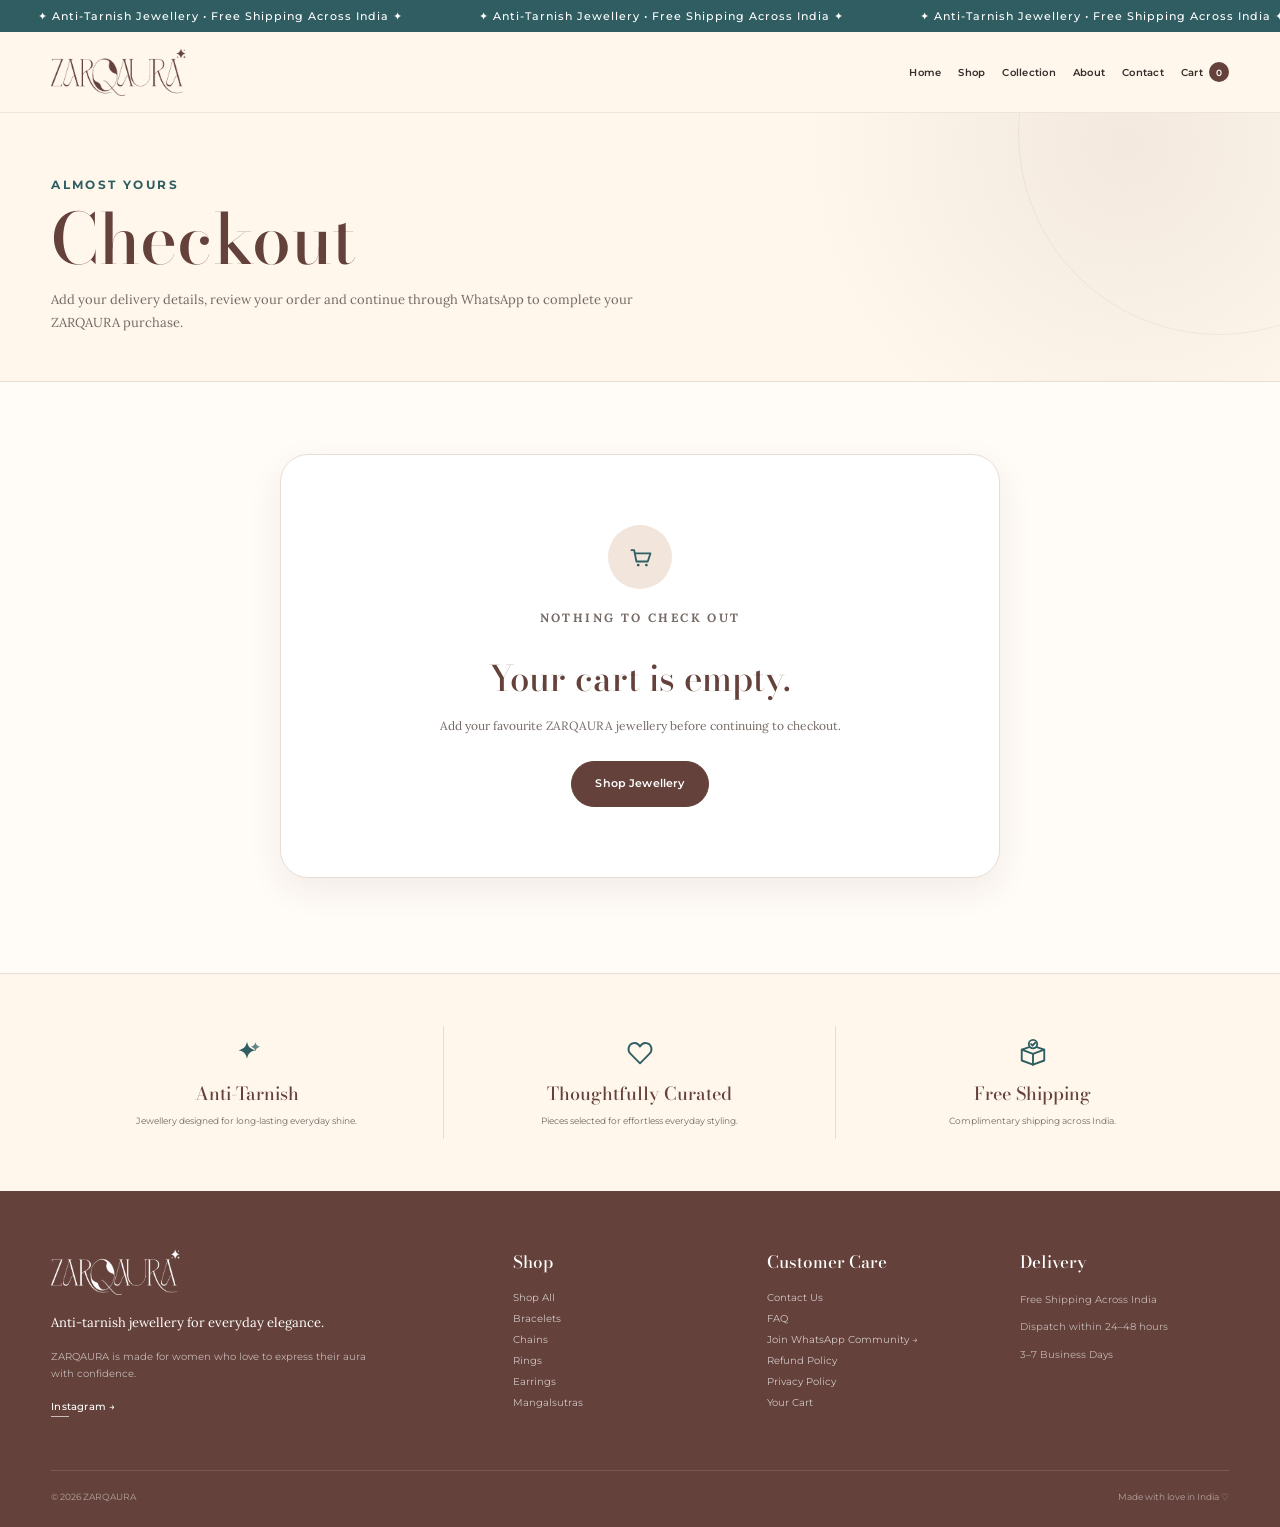
<file: checkout.html>
<!DOCTYPE html>
<html lang="en">

<head>

    <meta charset="UTF-8">

    <meta
        name="viewport"
        content="width=device-width, initial-scale=1.0"
    >

    <title>
        Checkout | ZARQAURA
    </title>

    <meta
        name="description"
        content="Complete your ZARQAURA jewellery order and securely share your order details."
    >

    <link
        rel="icon"
        href="assets/images/branding/favicon.png"
        type="image/png"
    >

    <link
        rel="stylesheet"
        href="assets/css/styles.css"
    >


    <style>

        /* =========================================================
           CHECKOUT PAGE
        ========================================================= */

        .checkout-page {

            overflow:
                hidden;

        }



        /* =========================================================
           HERO
        ========================================================= */

        .checkout-hero {

            position:
                relative;

            padding:
                64px 0 46px;

            overflow:
                hidden;

            border-bottom:
                1px solid
                var(--border);

            background:

                radial-gradient(
                    circle at 88% 12%,
                    rgba(
                        100,
                        65,
                        58,
                        0.08
                    ),
                    transparent 28%
                ),

                var(--cream);

        }


        .checkout-hero::after {

            content:
                "";

            position:
                absolute;

            top:
                -180px;

            right:
                -140px;

            width:
                400px;

            height:
                400px;

            border:
                1px solid
                rgba(
                    100,
                    65,
                    58,
                    0.07
                );

            border-radius:
                50%;

            pointer-events:
                none;

        }


        .checkout-hero-content {

            position:
                relative;

            z-index:
                2;

            max-width:
                720px;

        }


        .checkout-hero h1 {

            margin:
                4px 0 14px;

            font-size:
                clamp(
                    46px,
                    6vw,
                    70px
                );

            font-weight:
                500;

            line-height:
                1;

        }


        .checkout-hero-description {

            max-width:
                590px;

            margin:
                0;

            color:
                var(--text-soft);

            font-family:
                "Lora",
                Georgia,
                serif;

            font-size:
                13px;

            line-height:
                1.8;

        }



        /* =========================================================
           MAIN
        ========================================================= */

        .checkout-section {

            padding:
                72px 0 95px;

            background:
                var(--cream-light);

        }


        .checkout-layout {

            display:
                grid;

            grid-template-columns:
                minmax(0, 1.2fr)
                minmax(320px, 0.8fr);

            align-items:
                start;

            gap:
                32px;

        }



        /* =========================================================
           FORM PANEL
        ========================================================= */

        .checkout-form-panel {

            padding:
                30px;

            border:
                1px solid
                var(--border);

            border-radius:
                var(--radius-large);

            background:
                var(--white);

            box-shadow:
                var(--shadow-small);

        }


        .checkout-form-heading {

            margin-bottom:
                27px;

        }


        .checkout-form-heading h2 {

            margin:
                0 0 9px;

            font-size:
                32px;

            font-weight:
                500;

        }


        .checkout-form-heading p {

            max-width:
                560px;

            margin:
                0;

            color:
                var(--text-soft);

            font-family:
                "Lora",
                Georgia,
                serif;

            font-size:
                11px;

            line-height:
                1.7;

        }



        /* =========================================================
           FORM
        ========================================================= */

        .checkout-form-grid {

            display:
                grid;

            grid-template-columns:
                repeat(
                    2,
                    minmax(0, 1fr)
                );

            gap:
                16px;

        }


        .checkout-field {

            min-width:
                0;

        }


        .checkout-field.full {

            grid-column:
                1 / -1;

        }


        .checkout-field label {

            display:
                block;

            margin-bottom:
                7px;

            color:
                var(--brown);

            font-size:
                9px;

            font-weight:
                700;

            letter-spacing:
                0.5px;

        }


        .checkout-field input,
        .checkout-field textarea {

            width:
                100%;

            min-height:
                48px;

            padding:
                0 15px;

            border:
                1px solid
                var(--border);

            border-radius:
                11px;

            outline:
                none;

            background:
                var(--cream-light);

            color:
                var(--text);

            font-size:
                11px;

            transition:
                border-color 0.25s ease,
                box-shadow 0.25s ease,
                background-color 0.25s ease;

        }


        .checkout-field textarea {

            min-height:
                105px;

            padding:
                14px 15px;

            resize:
                vertical;

            line-height:
                1.6;

        }


        .checkout-field input:focus,
        .checkout-field textarea:focus {

            border-color:
                var(--teal);

            background:
                var(--white);

            box-shadow:
                0 0 0 3px
                rgba(
                    47,
                    93,
                    98,
                    0.07
                );

        }


        .checkout-field input::placeholder,
        .checkout-field textarea::placeholder {

            color:
                #A99B95;

        }


        .checkout-required {

            color:
                var(--danger);

        }

        .checkout-form-actions {

    display:
        flex;

    align-items:
        center;

    gap:
        12px;

    margin-top:
        23px;

}


.checkout-back-cart,
.checkout-submit {

    flex:
        1;

    width:
        100%;

    margin-top:
        0;

}



        /* =========================================================
           FORM NOTE
        ========================================================= */

        .checkout-form-note {

            display:
                flex;

            align-items:
                flex-start;

            gap:
                9px;

            margin-top:
                22px;

            padding:
                14px 15px;

            border-radius:
                11px;

            background:
                var(--background-soft);

            color:
                var(--text-soft);

            font-size:
                9px;

            line-height:
                1.65;

        }


        .checkout-form-note svg {

            width:
                17px;

            height:
                17px;

            flex:
                0 0 17px;

            margin-top:
                1px;

            color:
                var(--teal);

        }



        /* =========================================================
           PLACE ORDER
        ========================================================= */

        .checkout-submit {

            width:
                100%;


        }



        /* =========================================================
           SUMMARY
        ========================================================= */

        .checkout-summary {

            position:
                sticky;

            top:
                105px;

            padding:
                28px;

            border:
                1px solid
                var(--border);

            border-radius:
                var(--radius-large);

            background:
                var(--white);

            box-shadow:
                var(--shadow-small);

        }


        .checkout-summary h2 {

            margin:
                0 0 20px;

            font-size:
                30px;

            font-weight:
                500;

        }



        /* =========================================================
           SUMMARY PRODUCTS
        ========================================================= */

        .checkout-products {

            display:
                grid;

            gap:
                14px;

            margin-bottom:
                20px;

        }


        .checkout-product {

            display:
                grid;

            grid-template-columns:
                67px
                minmax(0, 1fr)
                auto;

            align-items:
                center;

            gap:
                12px;

        }


        .checkout-product-image {

            position:
                relative;

            width:
                67px;

            height:
                76px;

            overflow:
                hidden;

            border-radius:
                9px;

            background:
                #F0E5DD;

        }


        .checkout-product-image img {

            width:
                100%;

            height:
                100%;

            object-fit:
                cover;

        }


        .checkout-product-image span {

            position:
                absolute;

            top:
                -6px;

            right:
                -6px;

            min-width:
                21px;

            height:
                21px;

            display:
                grid;

            place-items:
                center;

            padding:
                0 5px;

            border:
                2px solid
                var(--white);

            border-radius:
                50%;

            background:
                var(--teal);

            color:
                var(--white);

            font-size:
                8px;

            font-weight:
                700;

        }


        .checkout-product-info {

            min-width:
                0;

        }


        .checkout-product-info strong {

            display:
                block;

            margin-bottom:
                4px;

            color:
                var(--brown);

            font-family:
                "Lora",
                Georgia,
                serif;

            font-size:
                11px;

            font-weight:
                600;

            line-height:
                1.4;

        }


        .checkout-product-info small {

            color:
                var(--text-light);

            font-size:
                8px;

        }


        .checkout-product-price {

            color:
                var(--brown);

            font-size:
                10px;

            font-weight:
                600;

            white-space:
                nowrap;

        }



        /* =========================================================
           SUMMARY TOTALS
        ========================================================= */

        .checkout-divider {

            height:
                1px;

            margin:
                18px 0;

            background:
                var(--border);

        }


        .checkout-summary-row {

            display:
                flex;

            align-items:
                center;

            justify-content:
                space-between;

            gap:
                20px;

            padding:
                7px 0;

            color:
                var(--text-soft);

            font-size:
                10px;

        }


        .checkout-summary-row strong {

            color:
                var(--brown);

            font-weight:
                600;

        }


        .checkout-summary-total {

            padding-top:
                13px;

        }


        .checkout-summary-total span {

            color:
                var(--brown);

            font-family:
                "Lora",
                Georgia,
                serif;

            font-size:
                16px;

            font-weight:
                600;

        }


        .checkout-summary-total strong {

            color:
                var(--teal);

            font-size:
                20px;

        }



        /* =========================================================
           EMPTY CHECKOUT
        ========================================================= */

        .checkout-empty {

            display:
                none;

            max-width:
                720px;

            margin:
                0 auto;

            padding:
                70px 30px;

            border:
                1px solid
                var(--border);

            border-radius:
                var(--radius-large);

            background:
                var(--white);

            box-shadow:
                var(--shadow-small);

            text-align:
                center;

        }


        .checkout-empty.show {

            display:
                block;

        }


        .checkout-empty-icon {

            width:
                64px;

            height:
                64px;

            display:
                grid;

            place-items:
                center;

            margin:
                0 auto 18px;

            border-radius:
                50%;

            background:
                var(--background-soft);

            color:
                var(--teal);

        }


        .checkout-empty-icon svg {

            width:
                29px;

            height:
                29px;

        }


        .checkout-empty h2 {

            margin:
                0 0 10px;

            font-size:
                35px;

            font-weight:
                500;

        }


        .checkout-empty p {

            max-width:
                450px;

            margin:
                0 auto 24px;

            color:
                var(--text-soft);

            font-family:
                "Lora",
                Georgia,
                serif;

            font-size:
                12px;

            line-height:
                1.8;

        }



        /* =========================================================
           ORDER CONFIRMATION
        ========================================================= */

        .checkout-confirmation {

            display:
                none;

            max-width:
                900px;

            margin:
                0 auto;

        }


        .checkout-confirmation.show {

            display:
                block;

        }


        .order-success {

            padding:
                38px;

            border:
                1px solid
                var(--border);

            border-radius:
                var(--radius-large);

            background:
                var(--white);

            box-shadow:
                var(--shadow-small);

        }


        .order-success-icon {

            width:
                65px;

            height:
                65px;

            display:
                grid;

            place-items:
                center;

            margin-bottom:
                20px;

            border-radius:
                50%;

            background:
                var(--teal);

            color:
                var(--white);

        }


        .order-success-icon svg {

            width:
                29px;

            height:
                29px;

        }


        .order-success h2 {

            margin:
                0 0 10px;

            font-size:
                clamp(
                    34px,
                    5vw,
                    48px
                );

            font-weight:
                500;

        }


        .order-success-intro {

            max-width:
                650px;

            margin:
                0;

            color:
                var(--text-soft);

            font-family:
                "Lora",
                Georgia,
                serif;

            font-size:
                12px;

            line-height:
                1.8;

        }



        /* =========================================================
           ORDER NUMBER
        ========================================================= */

        .order-number {

            display:
                inline-flex;

            align-items:
                center;

            gap:
                8px;

            margin:
                22px 0;

            padding:
                9px 14px;

            border-radius:
                999px;

            background:
                var(--background-soft);

            color:
                var(--brown);

            font-size:
                10px;

            font-weight:
                700;

            letter-spacing:
                0.4px;

        }



        /* =========================================================
           ORDER SUMMARY TEXT
        ========================================================= */

        .order-review {

            margin-top:
                18px;

            padding:
                23px;

            border:
                1px solid
                var(--border);

            border-radius:
                14px;

            background:
                var(--cream-light);

        }


        .order-review h3 {

            margin:
                0 0 15px;

            font-size:
                23px;

            font-weight:
                500;

        }


        .order-review-text {

            margin:
                0;

            color:
                var(--text-soft);

            font-family:
                "Montserrat",
                Arial,
                sans-serif;

            font-size:
                10px;

            line-height:
                1.85;

            white-space:
                pre-wrap;

            word-break:
                break-word;

        }



        /* =========================================================
           WHATSAPP
        ========================================================= */

        .order-whatsapp {

            margin-top:
                22px;

            padding:
                24px;

            border-radius:
                15px;

            background:
                var(--teal);

            color:
                var(--white);

        }


        .order-whatsapp h3 {

            margin:
                0 0 7px;

            color:
                var(--white);

            font-size:
                24px;

            font-weight:
                500;

        }


        .order-whatsapp p {

            max-width:
                620px;

            margin:
                0 0 18px;

            color:
                rgba(
                    255,
                    255,
                    255,
                    0.80
                );

            font-family:
                "Lora",
                Georgia,
                serif;

            font-size:
                11px;

            line-height:
                1.75;

        }


        .order-whatsapp-button {

            border-color:
                var(--cream);

            background:
                var(--cream);

            color:
                var(--brown);

        }



        /* =========================================================
           PAYMENT
        ========================================================= */

        .payment-step {

            margin-top:
                22px;

            padding:
                27px;

            border:
                1px solid
                rgba(
                    47,
                    93,
                    98,
                    0.20
                );

            border-radius:
                15px;

            background:
                var(--background-soft);

        }


        .payment-step h3 {

            margin:
                0 0 8px;

            font-size:
                26px;

            font-weight:
                500;

        }


        .payment-step > p {

            max-width:
                650px;

            margin:
                0;

            color:
                var(--text-soft);

            font-family:
                "Lora",
                Georgia,
                serif;

            font-size:
                11px;

            line-height:
                1.8;

        }


        .payment-upi {

            display:
                none;

            margin-top:
                18px;

            padding:
                13px 15px;

            border-radius:
                10px;

            background:
                var(--white);

            color:
                var(--brown);

            font-size:
                10px;

        }


        .payment-upi.show {

            display:
                block;

        }


        .payment-upi strong {

            color:
                var(--teal);

        }



        /* =========================================================
           SNAPSHOT
        ========================================================= */

        .snapshot-area {

            margin-top:
                22px;

        }


        .snapshot-upload {

            display:
                none;

        }


        .snapshot-actions {

            display:
                flex;

            flex-wrap:
                wrap;

            gap:
                11px;

        }


        .snapshot-status {

            margin:
                12px 0 0;

            color:
                var(--text-soft);

            font-size:
                9px;

            line-height:
                1.6;

        }



        /* =========================================================
           BENEFITS
        ========================================================= */

        .checkout-benefits {

            padding:
                52px 0;

            border-top:
                1px solid
                var(--border);

            background:
                var(--cream);

        }


        .checkout-benefits-grid {

            display:
                grid;

            grid-template-columns:
                repeat(
                    3,
                    1fr
                );

        }


        .checkout-benefit {

            padding:
                10px 30px;

            border-right:
                1px solid
                var(--border);

            text-align:
                center;

        }


        .checkout-benefit:last-child {

            border-right:
                0;

        }


        .checkout-benefit-icon {

            min-height:
                34px;

            display:
                flex;

            align-items:
                center;

            justify-content:
                center;

            margin-bottom:
                10px;

            color:
                var(--teal);

        }


        .checkout-benefit h3 {

            margin:
                0;

            font-size:
                18px;

            font-weight:
                500;

        }


        .checkout-benefit p {

            max-width:
                240px;

            margin:
                7px auto 0;

            color:
                var(--text-soft);

            font-size:
                9px;

            line-height:
                1.65;

        }

        .payment-upi-button {

    width:
        100%;

    margin-top:
        14px;

    justify-content:
        center;

}



        /* =========================================================
           TABLET - 950PX
        ========================================================= */

        @media (max-width: 950px) {

            .checkout-layout {

                grid-template-columns:
                    1fr;

            }


            .checkout-summary {

                position:
                    static;

                width:
                    100%;

            }

        }



        /* =========================================================
           MOBILE - 650PX
        ========================================================= */

        @media (max-width: 650px) {

            .checkout-hero {

                padding:
                    50px 0 38px;

            }


            .checkout-section {

                padding:
                    50px 0 70px;

            }


            .checkout-form-panel {

                padding:
                    23px;

            }


            .checkout-form-grid {

                grid-template-columns:
                    1fr;

            }


            .checkout-field.full {

                grid-column:
                    auto;

            }


            .checkout-summary {

                padding:
                    23px;

            }


            .checkout-benefits-grid {

                grid-template-columns:
                    1fr;

            }


            .checkout-benefit {

                padding:
                    22px 15px;

                border-right:
                    0;

                border-bottom:
                    1px solid
                    var(--border);

            }


            .checkout-benefit:last-child {

                border-bottom:
                    0;

            }

        }



        /* =========================================================
           SMALL MOBILE - 480PX
        ========================================================= */

        @media (max-width: 480px) {

            /*
               Header/footer intentionally excluded.
            */


            .checkout-hero-content,
            .checkout-form-heading,
            .checkout-summary,
            .checkout-empty,
            .order-success,
            .order-whatsapp,
            .payment-step,
            .checkout-benefit {

                width:
                    100%;

                max-width:
                    100%;

                text-align:
                    center;

            }


            .checkout-hero-description {

                max-width:
                    100%;

                margin-left:
                    auto;

                margin-right:
                    auto;

            }


            .checkout-layout,
            .checkout-form-panel,
            .checkout-form-grid {

                width:
                    100%;

            }


            /*
               Keep form labels/input text practical
               while the surrounding component is centered.
            */

            .checkout-field {

                width:
                    100%;

                text-align:
                    left;

            }


            .checkout-field input,
            .checkout-field textarea {

                width:
                    100%;

            }


            .checkout-form-note {

                width:
                    100%;

                justify-content:
                    center;

                text-align:
                    center;

            }


            .checkout-submit {

                width:
                    100%;

            }


            .checkout-product {

                grid-template-columns:
                    1fr;

                justify-items:
                    center;

                text-align:
                    center;

            }


            .checkout-product-image {

                width:
                    100%;

                height:
                    auto;

                aspect-ratio:
                    1 / 1.12;

            }


            .checkout-summary-row {

                width:
                    100%;

            }


            .order-success-icon {

                margin-left:
                    auto;

                margin-right:
                    auto;

            }


            .order-review {

                text-align:
                    center;

            }


            .order-review-text {

                text-align:
                    left;

            }


            .snapshot-actions {

                width:
                    100%;

                flex-direction:
                    column;

            }


            .snapshot-actions
            .zq-btn {

                width:
                    100%;

            }


            .order-whatsapp
            .zq-btn {

                width:
                    100%;

            }


            .checkout-empty
            .zq-btn {

                width:
                    100%;

            }


            .checkout-benefit-icon {

                justify-content:
                    center;

            }

            .checkout-form-actions {

    width:
        100%;

    flex-direction:
        column;

}


.checkout-form-actions
.zq-btn {

    width:
        100%;

}

        }

    </style>

</head>


<body>


    <!-- =========================================================
         HEADER
    ========================================================== -->

    <div data-site-header></div>



    <main class="checkout-page">


        <!-- =====================================================
             HERO
        ====================================================== -->

        <section class="checkout-hero">

            <div class="container">

                <div class="checkout-hero-content">

                    <p class="zq-eyebrow">
                        ALMOST YOURS
                    </p>


                    <h1>
                        Checkout
                    </h1>


                    <p class="checkout-hero-description">

                        Add your delivery details,
                        review your order and continue
                        through WhatsApp to complete
                        your ZARQAURA purchase.

                    </p>

                </div>

            </div>

        </section>



        <!-- =====================================================
             CHECKOUT
        ====================================================== -->

        <section class="checkout-section">

            <div class="container">


                <!-- =============================================
                     EMPTY CART
                ============================================== -->

                <div
                    class="checkout-empty"
                    data-checkout-empty
                >

                    <div class="checkout-empty-icon">

                        <svg
                            viewBox="0 0 64 64"
                            fill="none"
                            xmlns="http://www.w3.org/2000/svg"
                            aria-hidden="true"
                        >

                            <path
                                d="M12 18H18L23 43H48L54 25H21"
                                stroke="currentColor"
                                stroke-width="4"
                                stroke-linecap="round"
                                stroke-linejoin="round"
                            />

                            <circle
                                cx="27"
                                cy="51"
                                r="3"
                                fill="currentColor"
                            />

                            <circle
                                cx="45"
                                cy="51"
                                r="3"
                                fill="currentColor"
                            />

                        </svg>

                    </div>


                    <p class="zq-eyebrow">
                        NOTHING TO CHECK OUT
                    </p>


                    <h2>
                        Your cart is empty.
                    </h2>


                    <p>

                        Add your favourite ZARQAURA
                        jewellery before continuing
                        to checkout.

                    </p>


                    <a
                        href="shop.html"
                        class="zq-btn zq-btn-primary"
                    >
                        Shop Jewellery
                    </a>

                </div>



                <!-- =============================================
                     CHECKOUT CONTENT
                ============================================== -->

                <div
                    class="checkout-layout"
                    data-checkout-content
                >


                    <!-- =========================================
                         CUSTOMER FORM
                    ========================================== -->

                    <div class="checkout-form-panel">


                        <div class="checkout-form-heading">

                            <p class="zq-eyebrow">
                                DELIVERY DETAILS
                            </p>


                            <h2>
                                Where should we send it?
                            </h2>


                            <p>

                                Please provide complete and
                                accurate details so we can
                                prepare your order correctly.

                            </p>

                        </div>



                        <form
                            id="checkout-form"
                            novalidate
                        >


                            <div class="checkout-form-grid">


                                <!-- NAME -->

                                <div class="checkout-field full">

                                    <label for="customer-name">

                                        Full Name

                                        <span class="checkout-required">
                                            *
                                        </span>

                                    </label>


                                    <input
                                        id="customer-name"
                                        name="name"
                                        type="text"
                                        autocomplete="name"
                                        placeholder="Your full name"
                                        required
                                    >

                                </div>



                                <!-- PHONE -->

                                <div class="checkout-field">

                                    <label for="customer-phone">

                                        WhatsApp Number

                                        <span class="checkout-required">
                                            *
                                        </span>

                                    </label>


                                    <input
                                        id="customer-phone"
                                        name="phone"
                                        type="tel"
                                        inputmode="numeric"
                                        autocomplete="tel"
                                        placeholder="10-digit mobile number"
                                        maxlength="10"
                                        pattern="[0-9]{10}"
                                        required
                                    >

                                </div>



                                <!-- EMAIL -->

                                <div class="checkout-field">

                                    <label for="customer-email">

                                        Email Address

                                        <span class="checkout-required">
                                            *
                                        </span>

                                    </label>


                                    <input
                                        id="customer-email"
                                        name="email"
                                        type="email"
                                        autocomplete="email"
                                        placeholder="you@example.com"
                                        required
                                    >

                                </div>



                                <!-- ADDRESS -->

                                <div class="checkout-field full">

                                    <label for="customer-address">

                                        Complete Address

                                        <span class="checkout-required">
                                            *
                                        </span>

                                    </label>


                                    <textarea
                                        id="customer-address"
                                        name="address"
                                        autocomplete="street-address"
                                        placeholder="House / Flat No., Building, Street, Area"
                                        required
                                    ></textarea>

                                </div>



                                <!-- LANDMARK -->

                                <div class="checkout-field full">

                                    <label for="customer-landmark">
                                        Landmark
                                    </label>


                                    <input
                                        id="customer-landmark"
                                        name="landmark"
                                        type="text"
                                        placeholder="Nearby landmark"
                                    >

                                </div>



                                <!-- CITY -->

                                <div class="checkout-field">

                                    <label for="customer-city">

                                        City

                                        <span class="checkout-required">
                                            *
                                        </span>

                                    </label>


                                    <input
                                        id="customer-city"
                                        name="city"
                                        type="text"
                                        autocomplete="address-level2"
                                        placeholder="City"
                                        required
                                    >

                                </div>



                                <!-- STATE -->

                                <div class="checkout-field">

                                    <label for="customer-state">

                                        State

                                        <span class="checkout-required">
                                            *
                                        </span>

                                    </label>


                                    <input
                                        id="customer-state"
                                        name="state"
                                        type="text"
                                        autocomplete="address-level1"
                                        placeholder="State"
                                        required
                                    >

                                </div>



                                <!-- PIN -->

                                <div class="checkout-field">

                                    <label for="customer-pin">

                                        PIN Code

                                        <span class="checkout-required">
                                            *
                                        </span>

                                    </label>


                                    <input
                                        id="customer-pin"
                                        name="pin"
                                        type="text"
                                        inputmode="numeric"
                                        autocomplete="postal-code"
                                        placeholder="6-digit PIN"
                                        maxlength="6"
                                        pattern="[0-9]{6}"
                                        required
                                    >

                                </div>


                            </div>



                            <div class="checkout-form-note">

                                <svg
                                    viewBox="0 0 64 64"
                                    fill="none"
                                    xmlns="http://www.w3.org/2000/svg"
                                    aria-hidden="true"
                                >

                                    <path
                                        d="M18 29V21C18 13.3 24.3 7 32 7C39.7 7 46 13.3 46 21V29"
                                        stroke="currentColor"
                                        stroke-width="4"
                                        stroke-linecap="round"
                                    />

                                    <rect
                                        x="12"
                                        y="29"
                                        width="40"
                                        height="28"
                                        rx="5"
                                        stroke="currentColor"
                                        stroke-width="4"
                                    />

                                </svg>


                                <span>

                                    Your information is used
                                    only to prepare and process
                                    your ZARQAURA order.

                                </span>

                            </div>



                            <div class="checkout-form-actions">

    <a
        href="cart.html"
        class="zq-btn zq-btn-outline checkout-back-cart"
    >
        ← Back to Cart
    </a>

    <button
        type="submit"
        class="zq-btn zq-btn-primary checkout-submit"
    >
        Review & Create Order
    </button>

</div>


                        </form>


                    </div>



                    <!-- =========================================
                         ORDER SUMMARY
                    ========================================== -->

                    <aside class="checkout-summary">


                        <p class="zq-eyebrow">
                            YOUR ORDER
                        </p>


                        <h2>
                            Order Summary
                        </h2>



                        <div
                            class="checkout-products"
                            data-checkout-products
                        ></div>



                        <div class="checkout-divider"></div>



                        <div class="checkout-summary-row">

                            <span>
                                Subtotal
                            </span>

                            <strong
                                data-checkout-subtotal
                            >
                                ₹0
                            </strong>

                        </div>



                        <div class="checkout-summary-row">

                            <span>
                                Shipping
                            </span>

                            <strong>
                                Free
                            </strong>

                        </div>



                        <div class="checkout-divider"></div>



                        <div
                            class="
                                checkout-summary-row
                                checkout-summary-total
                            "
                        >

                            <span>
                                Total
                            </span>

                            <strong
                                data-checkout-total
                            >
                                ₹0
                            </strong>

                        </div>


                    </aside>


                </div>



                <!-- =============================================
                     ORDER CONFIRMATION
                ============================================== -->

                <div
                    class="checkout-confirmation"
                    data-order-confirmation
                >


                    <div class="order-success">


                        <div class="order-success-icon">

                            <svg
                                viewBox="0 0 64 64"
                                fill="none"
                                xmlns="http://www.w3.org/2000/svg"
                                aria-hidden="true"
                            >

                                <path
                                    d="M15 32L27 44L50 19"
                                    stroke="currentColor"
                                    stroke-width="5"
                                    stroke-linecap="round"
                                    stroke-linejoin="round"
                                />

                            </svg>

                        </div>



                        <p class="zq-eyebrow">
                            ORDER CREATED
                        </p>


                        <h2>
                            Your order is ready.
                        </h2>


                        <p class="order-success-intro">

                            Review the details below,
                            send the order to ZARQAURA
                            on WhatsApp and complete
                            the payment.

                        </p>



                        <div
                            class="order-number"
                            data-order-id
                        ></div>



                        <!-- REVIEW -->

                        <div class="order-review">

                            <h3>
                                Order Details
                            </h3>

                            <pre
                                class="order-review-text"
                                data-order-review
                            ></pre>

                        </div>



                        <!-- WHATSAPP -->

                        <div class="order-whatsapp">

                            <h3>
                                Send your order on WhatsApp
                            </h3>


                            <p>

                                Your complete order,
                                delivery information and
                                order ID are already prepared
                                in the message.

                            </p>


                            <a
                                href="#"
                                target="_blank"
                                rel="noopener noreferrer"
                                class="
                                    zq-btn
                                    order-whatsapp-button
                                "
                                data-order-whatsapp
                            >
                                Send Order on WhatsApp
                            </a>

                        </div>



                        <!-- PAYMENT -->

                        <div class="payment-step">

                            <p class="zq-eyebrow">
                                PAYMENT
                            </p>


                            <h3>
                                Complete your payment
                            </h3>


                            <p
                                data-payment-instruction
                            >
                                Complete the payment and
                                share the payment snapshot
                                on WhatsApp.
                            </p>



                            <div
                                class="payment-upi"
                                data-payment-upi
                            ></div>

                            <a
    href="#"
    class="zq-btn zq-btn-primary payment-upi-button"
    data-upi-pay
    style="display:none;"
>
    Pay via UPI
</a>



                            <!-- SNAPSHOT -->

                            <div class="snapshot-area">


                                <input
                                    type="file"
                                    id="payment-snapshot"
                                    class="snapshot-upload"
                                    accept="image/*"
                                >


                                <div class="snapshot-actions">


                                    <button
                                        type="button"
                                        class="
                                            zq-btn
                                            zq-btn-primary
                                        "
                                        data-select-snapshot
                                    >
                                        Select Payment Snapshot
                                    </button>


                                    <button
                                        type="button"
                                        class="
                                            zq-btn
                                            zq-btn-outline
                                        "
                                        data-share-snapshot
                                        disabled
                                    >
                                        Share Payment Snapshot
                                    </button>


                                </div>



                                <p
                                    class="snapshot-status"
                                    data-snapshot-status
                                >

                                    Select your payment
                                    screenshot after completing
                                    the payment.

                                </p>


                            </div>


                        </div>


                    </div>


                </div>


            </div>

        </section>



        <!-- =====================================================
             BENEFITS
        ====================================================== -->

        <section class="checkout-benefits">

            <div class="container">

                <div class="checkout-benefits-grid">


                    <div class="checkout-benefit">

                        <div class="checkout-benefit-icon">

                            <svg
                                width="30"
                                height="30"
                                viewBox="0 0 64 64"
                                fill="none"
                                xmlns="http://www.w3.org/2000/svg"
                                aria-hidden="true"
                            >

                                <path
                                    d="M32 8 C34.5 19 39 23.5 50 26 C39 28.5 34.5 33 32 44 C29.5 33 25 28.5 14 26 C25 23.5 29.5 19 32 8Z"
                                    fill="#2F5D62"
                                />

                                <path
                                    d="M50 9 C51.5 14.5 54 17 59.5 18.5 C54 20 51.5 22.5 50 28 C48.5 22.5 46 20 40.5 18.5 C46 17 48.5 14.5 50 9Z"
                                    fill="#2F5D62"
                                    opacity="0.75"
                                />

                            </svg>

                        </div>


                        <h3>
                            Anti-Tarnish
                        </h3>

                        <p>
                            Jewellery designed for
                            long-lasting everyday shine.
                        </p>

                    </div>



                    <div class="checkout-benefit">

                        <div class="checkout-benefit-icon">

                            <svg
                                width="30"
                                height="30"
                                viewBox="0 0 64 64"
                                fill="none"
                                xmlns="http://www.w3.org/2000/svg"
                                aria-hidden="true"
                            >

                                <path
                                    d="M32 54 L12 34 C4 26 7 13 18 11 C24 10 29 13 32 18 C35 13 40 10 46 11 C57 13 60 26 52 34 L32 54Z"
                                    stroke="#2F5D62"
                                    stroke-width="4"
                                    stroke-linecap="round"
                                    stroke-linejoin="round"
                                />

                            </svg>

                        </div>


                        <h3>
                            Thoughtfully Curated
                        </h3>

                        <p>
                            Pieces selected for effortless
                            everyday styling.
                        </p>

                    </div>



                    <div class="checkout-benefit">

                        <div class="checkout-benefit-icon">

                            <svg
                                width="30"
                                height="30"
                                viewBox="0 0 64 64"
                                fill="none"
                                xmlns="http://www.w3.org/2000/svg"
                                aria-hidden="true"
                            >

                                <g
                                    stroke="#2F5D62"
                                    stroke-width="4"
                                    stroke-linecap="round"
                                    stroke-linejoin="round"
                                >

                                    <path
                                        d="M8 25L32 17L56 25L32 34L8 25Z"
                                    />

                                    <path
                                        d="M8 25V48L32 57L56 48V25"
                                    />

                                    <path
                                        d="M32 34V57"
                                    />

                                    <circle
                                        cx="32"
                                        cy="13"
                                        r="9"
                                        fill="#FFF7EC"
                                    />

                                    <path
                                        d="M28 13L31 16L37 10"
                                    />

                                </g>

                            </svg>

                        </div>


                        <h3>
                            Free Shipping
                        </h3>

                        <p>
                            Complimentary shipping
                            across India.
                        </p>

                    </div>


                </div>

            </div>

        </section>


    </main>



    <!-- =========================================================
         FOOTER
    ========================================================== -->

    <div data-site-footer></div>



    <!-- =========================================================
         DATA
    ========================================================== -->

    <script src="assets/data/site-config.js"></script>

    <script src="assets/data/products.js"></script>



    <!-- =========================================================
         GLOBAL APP
    ========================================================== -->

    <script src="assets/js/app.js"></script>



    <!-- =========================================================
         CHECKOUT
    ========================================================== -->

    <script src="assets/js/checkout.js"></script>


</body>

</html>
</file>
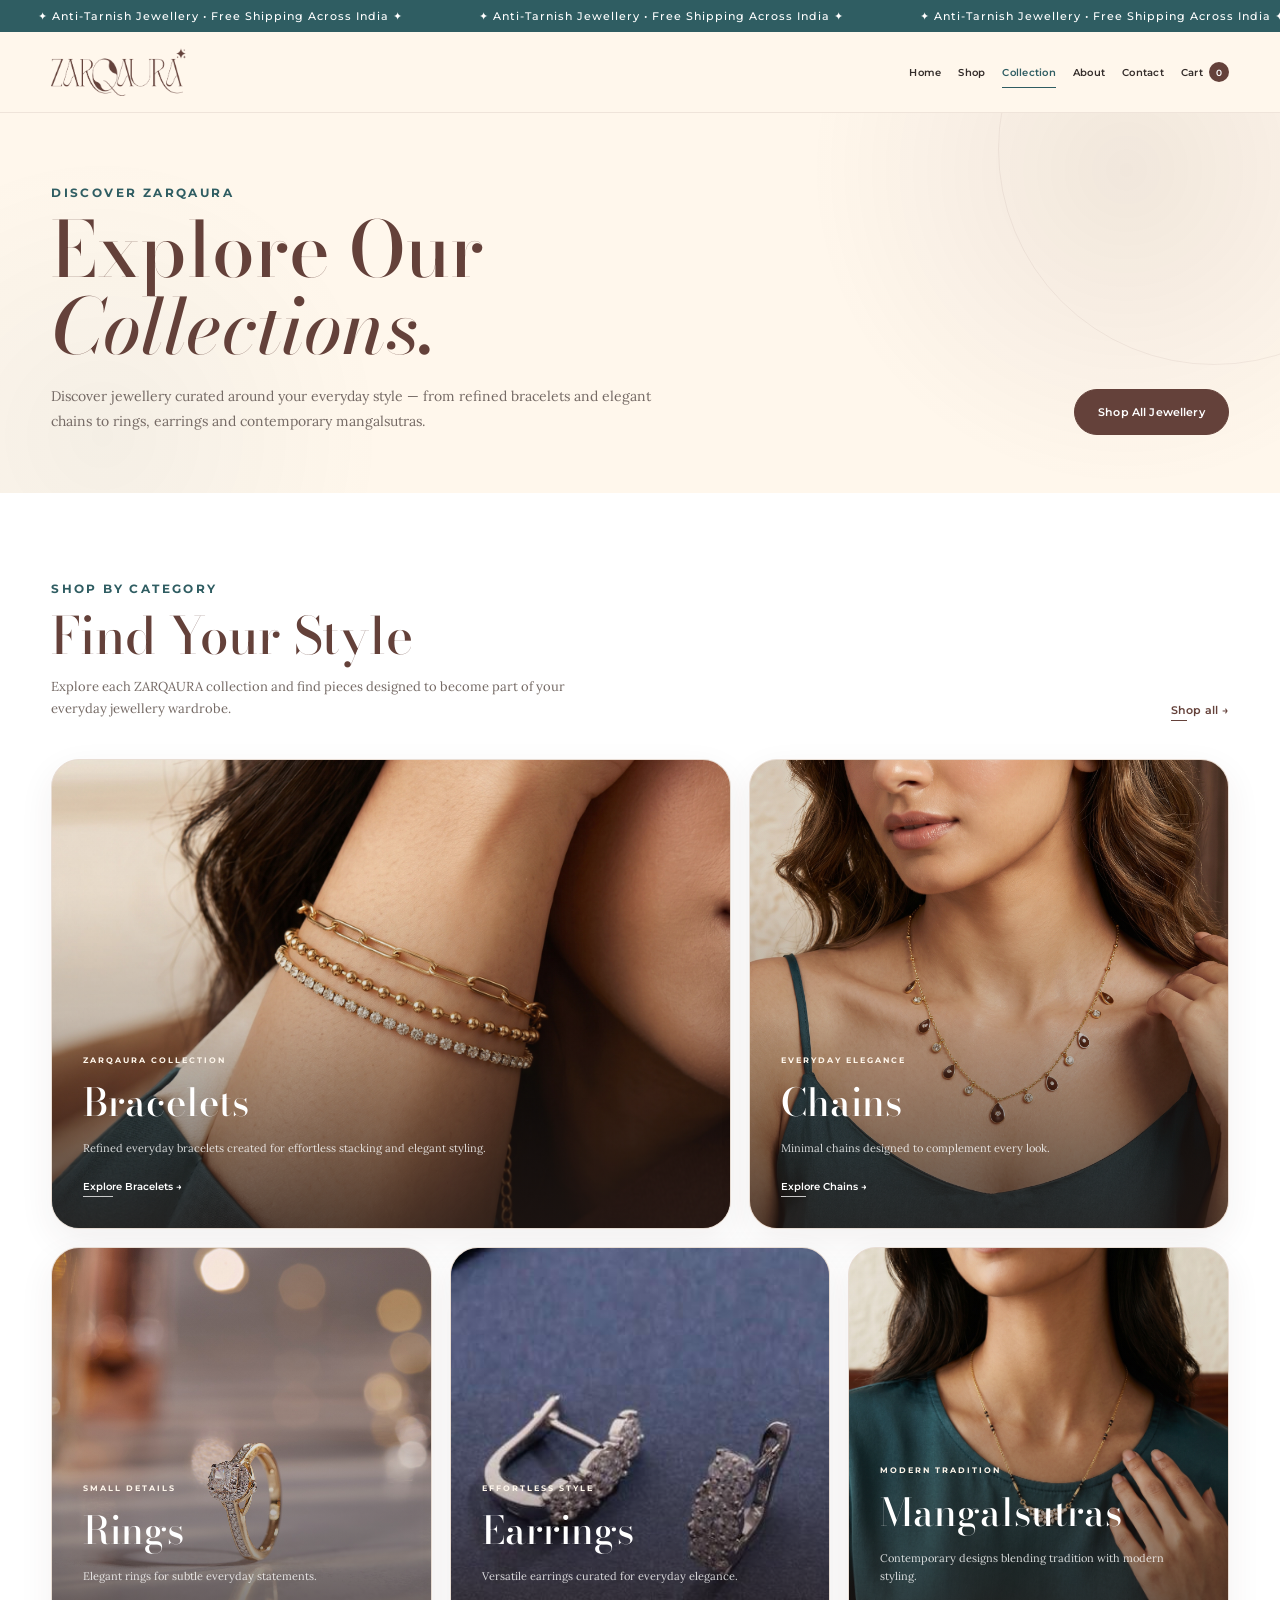
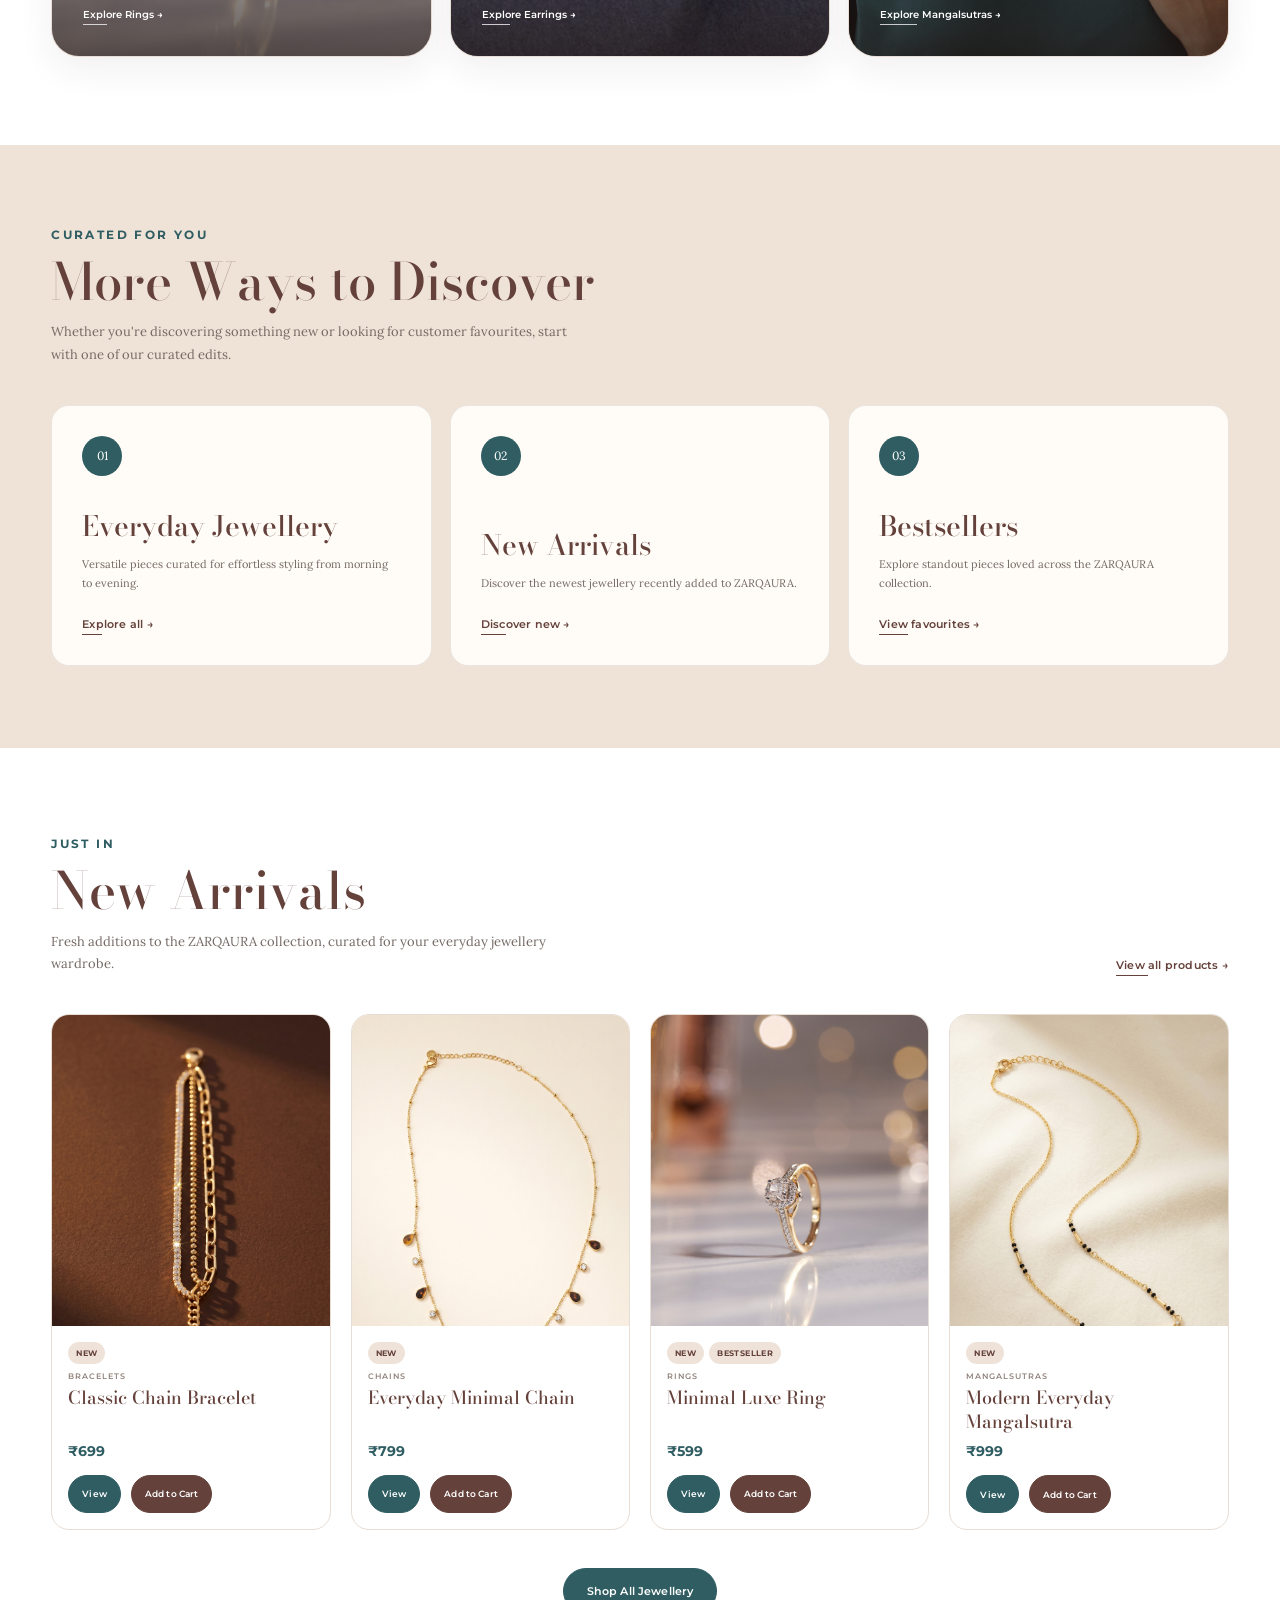
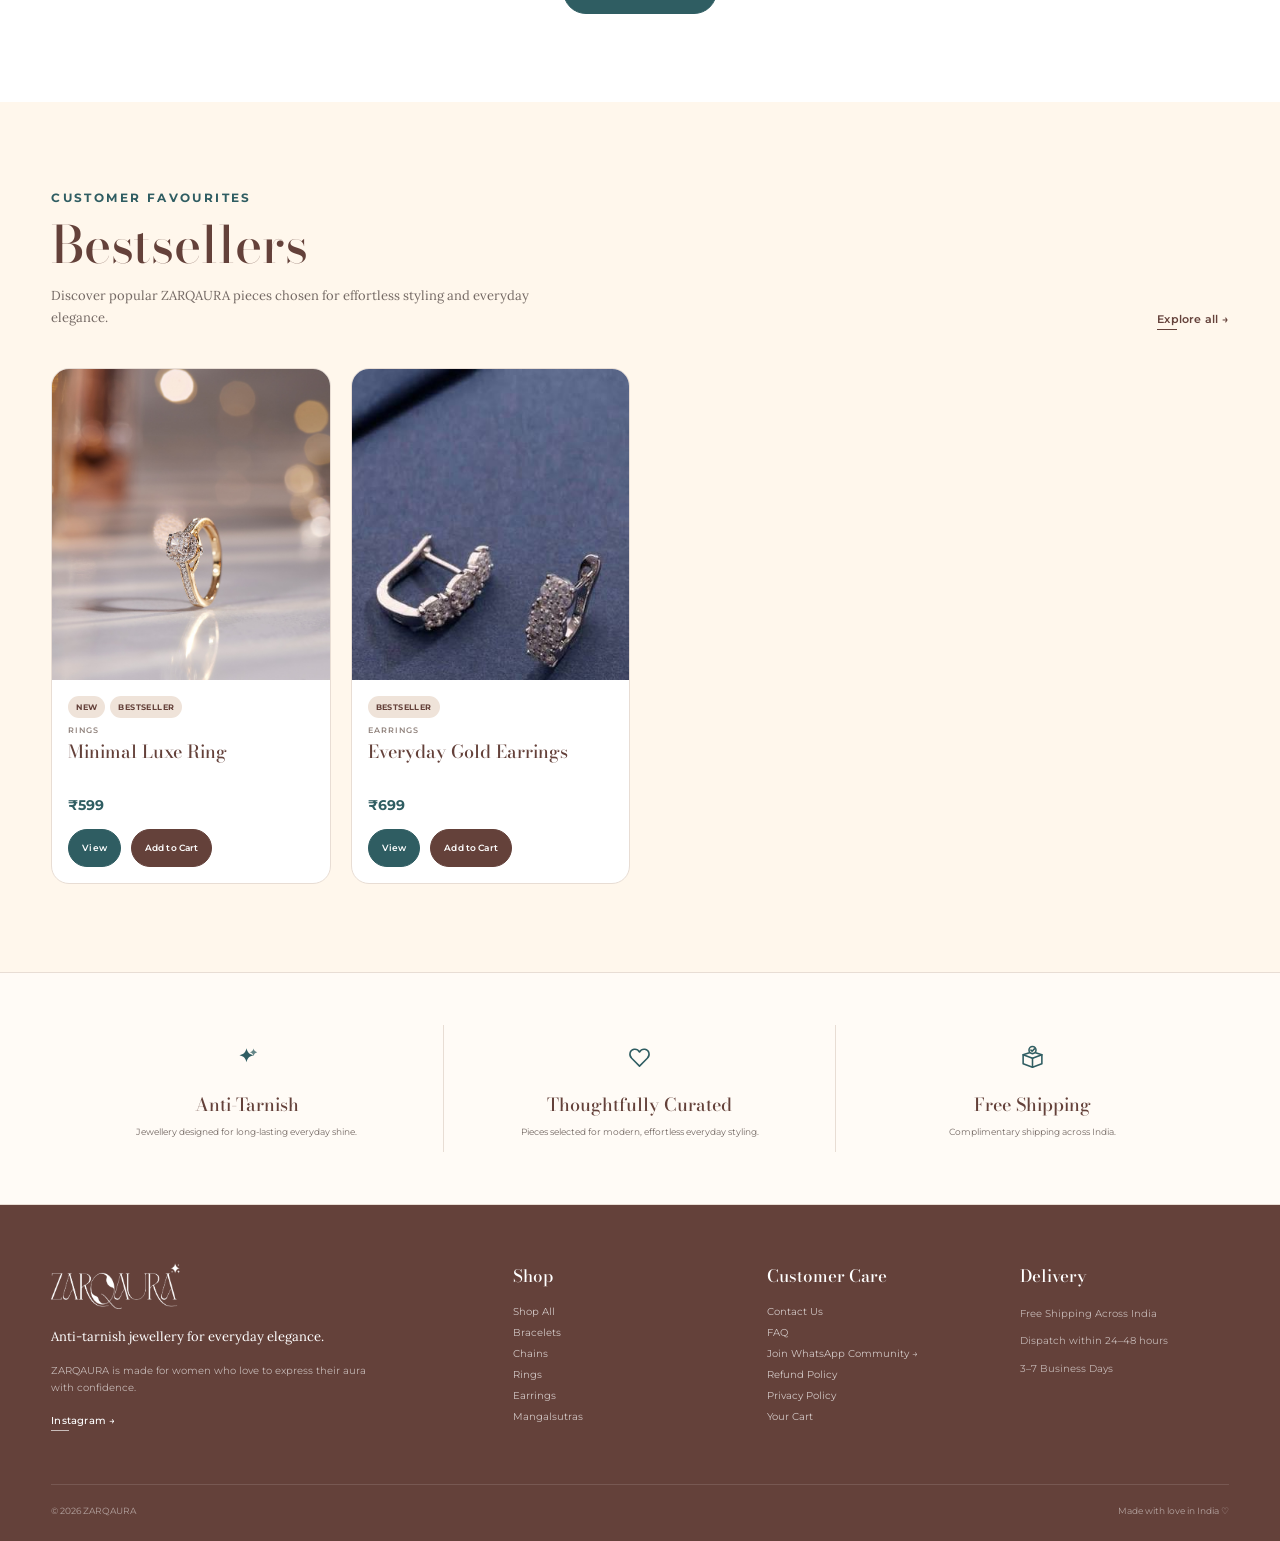
<file: collections.html>
<!DOCTYPE html>
<html lang="en">

<head>

    <meta charset="UTF-8">

    <meta
        name="viewport"
        content="width=device-width, initial-scale=1.0"
    >

    <title>
        Collections | ZARQAURA
    </title>

    <meta
        name="description"
        content="Explore ZARQAURA jewellery collections including bracelets, chains, rings, earrings, mangalsutras, new arrivals and bestsellers."
    >

    <link
        rel="icon"
        href="assets/images/branding/favicon.png"
        type="image/png"
    >

    <link
        rel="stylesheet"
        href="assets/css/styles.css"
    >


    <style>

        /* =========================================================
           COLLECTIONS PAGE
        ========================================================= */

        .collections-page {

            overflow:
                hidden;

        }



        /* =========================================================
           HERO
        ========================================================= */

        .collections-hero {

            position:
                relative;

            padding:
                72px 0 58px;

            overflow:
                hidden;

            background:

                radial-gradient(
                    circle at 88% 15%,
                    rgba(
                        100,
                        65,
                        58,
                        0.09
                    ),
                    transparent 27%
                ),

                radial-gradient(
                    circle at 8% 85%,
                    rgba(
                        47,
                        93,
                        98,
                        0.05
                    ),
                    transparent 23%
                ),

                var(--cream);

        }


        .collections-hero::after {

            content:
                "";

            position:
                absolute;

            top:
                -180px;

            right:
                -150px;

            width:
                430px;

            height:
                430px;

            border:
                1px solid
                rgba(
                    100,
                    65,
                    58,
                    0.07
                );

            border-radius:
                50%;

            pointer-events:
                none;

        }


        .collections-hero-inner {

            position:
                relative;

            z-index:
                2;

            display:
                flex;

            align-items:
                flex-end;

            justify-content:
                space-between;

            gap:
                45px;

        }


        .collections-hero-content {

            max-width:
                720px;

        }


        .collections-hero h1 {

            margin:
                4px 0 18px;

            font-size:
                clamp(
                    48px,
                    6vw,
                    78px
                );

            font-weight:
                500;

            line-height:
                1;

        }


        .collections-hero h1 span {

            font-style:
                italic;

        }


        .collections-hero-description {

            max-width:
                620px;

            margin:
                0;

            color:
                var(--text-soft);

            font-family:
                "Lora",
                Georgia,
                serif;

            font-size:
                14px;

            line-height:
                1.85;

        }


        .collections-hero-action {

            flex:
                0 0 auto;

        }



        /* =========================================================
           CATEGORY COLLECTIONS
        ========================================================= */

        .collections-category-section {

            padding:
                88px 0;

            background:
                var(--white);

        }


        .collections-heading {

            display:
                flex;

            align-items:
                flex-end;

            justify-content:
                space-between;

            gap:
                30px;

            margin-bottom:
                38px;

        }


        .collections-heading-content {

            max-width:
                620px;

        }


        .collections-heading h2 {

            margin:
                0;

            font-size:
                clamp(
                    36px,
                    4vw,
                    54px
                );

            font-weight:
                500;

            line-height:
                1.08;

        }


        .collections-heading-description {

            max-width:
                520px;

            margin:
                12px 0 0;

            color:
                var(--text-soft);

            font-family:
                "Lora",
                Georgia,
                serif;

            font-size:
                13px;

            line-height:
                1.75;

        }



        /* =========================================================
           LARGE COLLECTION GRID
        ========================================================= */

        .collections-grid {

            display:
                grid;

            grid-template-columns:
                repeat(
                    12,
                    1fr
                );

            gap:
                18px;

        }


        .collection-card {

            position:
                relative;

            min-height:
                470px;

            overflow:
                hidden;

            border:
                1px solid
                var(--border);

            border-radius:
                var(--radius-large);

            background:
                #E8D8CD;

            box-shadow:
                var(--shadow-small);

            transition:
                transform 0.45s ease,
                box-shadow 0.45s ease;

        }


        .collection-card:hover {

            transform:
                translateY(-5px);

            box-shadow:
                var(--shadow);

        }


        .collection-card-large {

            grid-column:
                span 7;

        }


        .collection-card-small {

            grid-column:
                span 5;

        }


        .collection-card-third {

            grid-column:
                span 4;

            min-height:
                410px;

        }


        .collection-card img {

            position:
                absolute;

            inset:
                0;

            width:
                100%;

            height:
                100%;

            object-fit:
                cover;

            transition:
                transform 0.55s ease;

        }


        .collection-card:hover img {

            transform:
                scale(1.035);

        }


        .collection-card-overlay {

            position:
                absolute;

            inset:
                0;

            background:
                linear-gradient(
                    to top,
                    rgba(
                        37,
                        26,
                        23,
                        0.72
                    ) 0%,
                    rgba(
                        37,
                        26,
                        23,
                        0.20
                    ) 45%,
                    rgba(
                        37,
                        26,
                        23,
                        0.02
                    ) 72%
                );

        }


        .collection-card-content {

            position:
                absolute;

            left:
                0;

            right:
                0;

            bottom:
                0;

            z-index:
                2;

            padding:
                31px;

            color:
                var(--white);

        }


        .collection-card-label {

            display:
                block;

            margin-bottom:
                8px;

            color:
                var(--cream);

            font-size:
                8px;

            font-weight:
                700;

            letter-spacing:
                2px;

            text-transform:
                uppercase;

        }


        .collection-card h3 {

            margin:
                0 0 8px;

            color:
                var(--white);

            font-size:
                clamp(
                    28px,
                    3vw,
                    40px
                );

            font-weight:
                500;

        }


        .collection-card p {

            max-width:
                430px;

            margin:
                0 0 18px;

            color:
                rgba(
                    255,
                    255,
                    255,
                    0.82
                );

            font-family:
                "Lora",
                Georgia,
                serif;

            font-size:
                11px;

            line-height:
                1.65;

        }


        .collection-card-link {

            position:
                relative;

            display:
                inline-flex;

            align-items:
                center;

            padding-bottom:
                4px;

            color:
                var(--white);

            font-size:
                10px;

            font-weight:
                600;

        }


        .collection-card-link::after {

            content:
                "";

            position:
                absolute;

            left:
                0;

            bottom:
                0;

            width:
                30%;

            height:
                1px;

            background:
                rgba(
                    255,
                    255,
                    255,
                    0.75
                );

            transition:
                width 0.35s ease;

        }


        .collection-card:hover
        .collection-card-link::after {

            width:
                100%;

        }



        /* =========================================================
           CURATED COLLECTION STRIP
        ========================================================= */

        .collection-curated {

            padding:
                82px 0;

            background:
                #EFE3D8;

        }


        .collection-curated-grid {

            display:
                grid;

            grid-template-columns:
                repeat(
                    3,
                    1fr
                );

            gap:
                18px;

        }


        .curated-card {

            position:
                relative;

            display:
                flex;

            flex-direction:
                column;

            justify-content:
                space-between;

            min-height:
                245px;

            padding:
                30px;

            overflow:
                hidden;

            border:
                1px solid
                rgba(
                    100,
                    65,
                    58,
                    0.12
                );

            border-radius:
                var(--radius);

            background:
                var(--cream-light);

            transition:
                transform 0.4s ease,
                box-shadow 0.4s ease,
                border-color 0.4s ease;

        }

        .curated-card .zq-text-link {

    position:
        relative;

    display:
        inline-flex;

    align-items:
        center;

    width:
        fit-content;

    padding-bottom:
        4px;

    color:
        var(--brown);

    transition:
        color 0.35s ease;

}


.curated-card .zq-text-link::after {

    content:
        "";

    position:
        absolute;

    left:
        0;

    bottom:
        0;

    width:
        28%;

    height:
        1px;

    background:
        var(--brown);

    transition:
        width 0.4s ease,
        background-color 0.4s ease;

}


/* Hover anywhere on the card */

.curated-card:hover .zq-text-link {

    color:
        var(--teal);

}


.curated-card:hover .zq-text-link::after {

    width:
        100%;

    background:
        var(--teal);

}


        .curated-card:hover {

            transform:
                translateY(-5px);

            border-color:
                rgba(
                    47,
                    93,
                    98,
                    0.25
                );

            box-shadow:
                var(--shadow-small);

        }


        .curated-number {

            display:
                inline-flex;

            align-items:
                center;

            justify-content:
                center;

            width:
                40px;

            height:
                40px;

            border-radius:
                50%;

            background:
                var(--teal);

            color:
                var(--white);

            font-family:
                "Lora",
                Georgia,
                serif;

            font-size:
                12px;

        }


        .curated-card h3 {

            margin:
                28px 0 8px;

            font-size:
                28px;

            font-weight:
                500;

        }


        .curated-card p {

            margin:
                0 0 21px;

            color:
                var(--text-soft);

            font-family:
                "Lora",
                Georgia,
                serif;

            font-size:
                11px;

            line-height:
                1.7;

        }



        /* =========================================================
           PRODUCT COLLECTION SECTIONS
        ========================================================= */

        .collection-products-section {

            padding:
                88px 0;

            background:
                var(--white);

        }


        .collection-products-section.alt {

            background:
                var(--cream);

        }


        .collection-products-action {

            display:
                flex;

            justify-content:
                center;

            margin-top:
                38px;

        }



        /* =========================================================
           COLLECTION BENEFITS
        ========================================================= */

        .collection-benefits {

            padding:
                52px 0;

            border-top:
                1px solid
                var(--border);

            border-bottom:
                1px solid
                var(--border);

            background:
                var(--cream-light);

        }


        .collection-benefits-grid {

            display:
                grid;

            grid-template-columns:
                repeat(
                    3,
                    1fr
                );

        }


        .collection-benefit {

            padding:
                12px 30px;

            border-right:
                1px solid
                var(--border);

            text-align:
                center;

        }


        .collection-benefit:last-child {

            border-right:
                0;

        }


        .collection-benefit-icon {

            width:
                42px;

            height:
                42px;

            display:
                grid;

            place-items:
                center;

            margin:
                0 auto 12px;

            border-radius:
                50%;


            color:
                var(--teal);

        }


        .collection-benefit h3 {

            margin:
                0;

            font-size:
                18px;

            font-weight:
                500;

        }


        .collection-benefit p {

            max-width:
                250px;

            margin:
                7px auto 0;

            color:
                var(--text-soft);

            font-size:
                9px;

            line-height:
                1.65;

        }



        /* =========================================================
           TABLET
        ========================================================= */

        @media (max-width: 950px) {

            .collections-hero-inner {

                flex-direction:
                    column;

                align-items:
                    flex-start;

            }


            .collection-card-large,
            .collection-card-small {

                grid-column:
                    span 6;

            }


            .collection-card-third {

                grid-column:
                    span 6;

            }


            .collection-card-third:last-child {

                grid-column:
                    4 / 10;

            }


            .collection-curated-grid {

                grid-template-columns:
                    repeat(
                        2,
                        1fr
                    );

            }


            .curated-card:last-child {

                grid-column:
                    1 / -1;

            }

        }



        /* =========================================================
           MOBILE
        ========================================================= */

        @media (max-width: 650px) {

            .collections-hero {

                padding:
                    52px 0 44px;

            }


            .collections-hero h1 {

                font-size:
                    clamp(
                        44px,
                        13vw,
                        62px
                    );

            }


            .collections-category-section,
            .collection-products-section {

                padding:
                    64px 0;

            }


            .collection-curated {

                padding:
                    64px 0;

            }


            .collections-heading {

                flex-direction:
                    column;

                align-items:
                    flex-start;

                gap:
                    15px;

            }


            .collection-card-large,
            .collection-card-small,
            .collection-card-third,
            .collection-card-third:last-child {

                grid-column:
                    span 12;

            }


            .collection-card {

                min-height:
                    430px;

            }


            .collection-card-content {

                padding:
                    25px;

            }


            .collection-curated-grid {

                grid-template-columns:
                    1fr;

            }


            .curated-card:last-child {

                grid-column:
                    auto;

            }


            .collection-benefits-grid {

                grid-template-columns:
                    1fr;

            }


            .collection-benefit {

                padding:
                    22px 15px;

                border-right:
                    0;

                border-bottom:
                    1px solid
                    var(--border);

            }


            .collection-benefit:last-child {

                border-bottom:
                    0;

            }

        }



        /* =========================================================
           SMALL MOBILE - 480PX
        ========================================================= */

        @media (max-width: 480px) {

            /*
               CENTER MAIN PAGE CONTENT
               Header/footer intentionally excluded
            */

            .collections-hero-content,
            .collections-heading,
            .collections-heading-content,
            .collection-card-content,
            .curated-card,
            .collection-benefit {

                text-align:
                    center;

            }


            /* Hero */

            .collections-hero-inner {

                align-items:
                    center;

                text-align:
                    center;

            }


            .collections-hero-content {

                width:
                    100%;

                max-width:
                    100%;

            }


            .collections-hero-description {

                max-width:
                    100%;

                margin-left:
                    auto;

                margin-right:
                    auto;

            }


            .collections-hero-action {

                width:
                    100%;

            }


            .collections-hero-action
            .zq-btn {

                width:
                    100%;

            }



            /* Headings */

            .collections-heading {

                width:
                    100%;

                align-items:
                    center;

            }


            .collections-heading-content {

                width:
                    100%;

                max-width:
                    100%;

            }


            .collections-heading-description {

                max-width:
                    100%;

                margin-left:
                    auto;

                margin-right:
                    auto;

            }


            .collections-heading
            .zq-text-link {

                margin:
                    0 auto;

            }



            /* Collection cards */

            .collections-grid {

                width:
                    100%;

                grid-template-columns:
                    1fr;

            }


            .collection-card,
            .collection-card-large,
            .collection-card-small,
            .collection-card-third,
            .collection-card-third:last-child {

                width:
                    100%;

                max-width:
                    100%;

                grid-column:
                    auto;

            }


            .collection-card {

                min-height:
                    410px;

            }


            .collection-card-content {

                width:
                    100%;

            }


            .collection-card p {

                margin-left:
                    auto;

                margin-right:
                    auto;

            }


            .collection-card-link {

                justify-content:
                    center;

            }


            .collection-card-link::after {

                left:
                    50%;

                transform:
                    translateX(-50%);

            }



            /* Curated cards */

            .collection-curated-grid {

                width:
                    100%;

                grid-template-columns:
                    1fr;

            }


            .curated-card {

                width:
                    100%;

                max-width:
                    100%;

                align-items:
                    center;

            }


            .curated-number {

                margin:
                    0 auto;

            }


            .curated-card
            .zq-text-link {

                justify-content:
                    center;

            }



            /* Products */

            .collections-page
            .product-grid {

                width:
                    100%;

                grid-template-columns:
                    1fr;

                justify-items:
                    center;

            }


            .collections-page
            .product-card {

                width:
                    100%;

                max-width:
                    100%;

                margin:
                    0 auto;

                text-align:
                    center;

            }


            .collections-page
            .product-body {

                width:
                    100%;

                text-align:
                    center;

            }


            .collections-page
            .badges,
            .collections-page
            .product-card-actions {

                justify-content:
                    center;

            }


            .collections-page
            .product-card-actions
            .btn {

                width:
                    100%;

            }


            .collection-products-action {

                width:
                    100%;

            }


            .collection-products-action
            .zq-btn {

                width:
                    100%;

            }



            /* Benefits + icons */

            .collection-benefit {

                width:
                    100%;

            }


            .collection-benefit-icon {

                margin-left:
                    auto;

                margin-right:
                    auto;

            }

        }

    </style>

</head>


<body>


    <div data-site-header></div>



    <main class="collections-page">


        <!-- =====================================================
             HERO
        ====================================================== -->

        <section class="collections-hero">

            <div
                class="container collections-hero-inner"
            >

                <div class="collections-hero-content">

                    <p class="zq-eyebrow">
                        DISCOVER ZARQAURA
                    </p>


                    <h1>
                        Explore Our
                        <span>
                            Collections.
                        </span>
                    </h1>


                    <p class="collections-hero-description">

                        Discover jewellery curated around
                        your everyday style — from refined
                        bracelets and elegant chains to rings,
                        earrings and contemporary mangalsutras.

                    </p>

                </div>


                <div class="collections-hero-action">

                    <a
                        href="shop.html"
                        class="zq-btn zq-btn-primary"
                    >
                        Shop All Jewellery
                    </a>

                </div>

            </div>

        </section>



        <!-- =====================================================
             SHOP BY COLLECTION
        ====================================================== -->

        <section class="collections-category-section">

            <div class="container">


                <div class="collections-heading">

                    <div class="collections-heading-content">

                        <p class="zq-eyebrow">
                            SHOP BY CATEGORY
                        </p>


                        <h2>
                            Find Your Style
                        </h2>


                        <p class="collections-heading-description">

                            Explore each ZARQAURA collection
                            and find pieces designed to become
                            part of your everyday jewellery wardrobe.

                        </p>

                    </div>


                    <a
                        href="shop.html"
                        class="zq-text-link"
                    >
                        Shop all →
                    </a>

                </div>



                <div class="collections-grid">


                    <!-- BRACELETS -->

                    <a
                        href="shop.html?category=bracelets"
                        class="collection-card collection-card-large"
                    >

                        <img
                            src="assets/images/categories/bracelets.jpg"
                            alt="ZARQAURA Bracelets"
                        >

                        <div class="collection-card-overlay"></div>


                        <div class="collection-card-content">

                            <span class="collection-card-label">
                                ZARQAURA COLLECTION
                            </span>

                            <h3>
                                Bracelets
                            </h3>

                            <p>
                                Refined everyday bracelets
                                created for effortless stacking
                                and elegant styling.
                            </p>

                            <span class="collection-card-link">
                                Explore Bracelets →
                            </span>

                        </div>

                    </a>



                    <!-- CHAINS -->

                    <a
                        href="shop.html?category=chains"
                        class="collection-card collection-card-small"
                    >

                        <img
                            src="assets/images/categories/chains.jpg"
                            alt="ZARQAURA Chains"
                        >

                        <div class="collection-card-overlay"></div>


                        <div class="collection-card-content">

                            <span class="collection-card-label">
                                EVERYDAY ELEGANCE
                            </span>

                            <h3>
                                Chains
                            </h3>

                            <p>
                                Minimal chains designed
                                to complement every look.
                            </p>

                            <span class="collection-card-link">
                                Explore Chains →
                            </span>

                        </div>

                    </a>



                    <!-- RINGS -->

                    <a
                        href="shop.html?category=rings"
                        class="collection-card collection-card-third"
                    >

                        <img
                            src="assets/images/categories/rings.jpg"
                            alt="ZARQAURA Rings"
                        >

                        <div class="collection-card-overlay"></div>


                        <div class="collection-card-content">

                            <span class="collection-card-label">
                                SMALL DETAILS
                            </span>

                            <h3>
                                Rings
                            </h3>

                            <p>
                                Elegant rings for subtle
                                everyday statements.
                            </p>

                            <span class="collection-card-link">
                                Explore Rings →
                            </span>

                        </div>

                    </a>



                    <!-- EARRINGS -->

                    <a
                        href="shop.html?category=earrings"
                        class="collection-card collection-card-third"
                    >

                        <img
                            src="assets/images/categories/earrings.jpg"
                            alt="ZARQAURA Earrings"
                        >

                        <div class="collection-card-overlay"></div>


                        <div class="collection-card-content">

                            <span class="collection-card-label">
                                EFFORTLESS STYLE
                            </span>

                            <h3>
                                Earrings
                            </h3>

                            <p>
                                Versatile earrings curated
                                for everyday elegance.
                            </p>

                            <span class="collection-card-link">
                                Explore Earrings →
                            </span>

                        </div>

                    </a>



                    <!-- MANGALSUTRAS -->

                    <a
                        href="shop.html?category=mangalsutras"
                        class="collection-card collection-card-third"
                    >

                        <img
                            src="assets/images/categories/mangalsutras.jpg"
                            alt="ZARQAURA Mangalsutras"
                        >

                        <div class="collection-card-overlay"></div>


                        <div class="collection-card-content">

                            <span class="collection-card-label">
                                MODERN TRADITION
                            </span>

                            <h3>
                                Mangalsutras
                            </h3>

                            <p>
                                Contemporary designs blending
                                tradition with modern styling.
                            </p>

                            <span class="collection-card-link">
                                Explore Mangalsutras →
                            </span>

                        </div>

                    </a>


                </div>

            </div>

        </section>



        <!-- =====================================================
             CURATED DISCOVERY
        ====================================================== -->

        <section class="collection-curated">

            <div class="container">


                <div class="collections-heading">

                    <div class="collections-heading-content">

                        <p class="zq-eyebrow">
                            CURATED FOR YOU
                        </p>

                        <h2>
                            More Ways to Discover
                        </h2>

                        <p class="collections-heading-description">

                            Whether you're discovering something
                            new or looking for customer favourites,
                            start with one of our curated edits.

                        </p>

                    </div>

                </div>



                <div class="collection-curated-grid">


                    <a
                        href="shop.html"
                        class="curated-card"
                    >

                        <span class="curated-number">
                            01
                        </span>

                        <div>

                            <h3>
                                Everyday Jewellery
                            </h3>

                            <p>
                                Versatile pieces curated for
                                effortless styling from morning
                                to evening.
                            </p>

                            <span class="zq-text-link">
                                Explore all →
                            </span>

                        </div>

                    </a>



                    <a
                        href="#new-arrivals"
                        class="curated-card"
                    >

                        <span class="curated-number">
                            02
                        </span>

                        <div>

                            <h3>
                                New Arrivals
                            </h3>

                            <p>
                                Discover the newest jewellery
                                recently added to ZARQAURA.
                            </p>

                            <span class="zq-text-link">
                                Discover new →
                            </span>

                        </div>

                    </a>



                    <a
                        href="#bestsellers"
                        class="curated-card"
                    >

                        <span class="curated-number">
                            03
                        </span>

                        <div>

                            <h3>
                                Bestsellers
                            </h3>

                            <p>
                                Explore standout pieces loved
                                across the ZARQAURA collection.
                            </p>

                            <span class="zq-text-link">
                                View favourites →
                            </span>

                        </div>

                    </a>


                </div>

            </div>

        </section>



        <!-- =====================================================
             NEW ARRIVALS
        ====================================================== -->

        <section
            class="collection-products-section"
            id="new-arrivals"
        >

            <div class="container">


                <div class="collections-heading">

                    <div class="collections-heading-content">

                        <p class="zq-eyebrow">
                            JUST IN
                        </p>

                        <h2>
                            New Arrivals
                        </h2>

                        <p class="collections-heading-description">

                            Fresh additions to the ZARQAURA
                            collection, curated for your
                            everyday jewellery wardrobe.

                        </p>

                    </div>


                    <a
                        href="shop.html"
                        class="zq-text-link"
                    >
                        View all products →
                    </a>

                </div>



                <div
                    class="product-grid"
                    data-collections-new
                ></div>



                <div class="collection-products-action">

                    <a
                        href="shop.html"
                        class="zq-btn zq-btn-outline"
                    >
                        Shop All Jewellery
                    </a>

                </div>


            </div>

        </section>



        <!-- =====================================================
             BESTSELLERS
        ====================================================== -->

        <section
            class="collection-products-section alt"
            id="bestsellers"
        >

            <div class="container">


                <div class="collections-heading">

                    <div class="collections-heading-content">

                        <p class="zq-eyebrow">
                            CUSTOMER FAVOURITES
                        </p>

                        <h2>
                            Bestsellers
                        </h2>

                        <p class="collections-heading-description">

                            Discover popular ZARQAURA pieces
                            chosen for effortless styling
                            and everyday elegance.

                        </p>

                    </div>


                    <a
                        href="shop.html"
                        class="zq-text-link"
                    >
                        Explore all →
                    </a>

                </div>



                <div
                    class="product-grid"
                    data-collections-bestsellers
                ></div>


            </div>

        </section>



        <!-- =====================================================
             BENEFITS
        ====================================================== -->

        <section class="collection-benefits">

            <div class="container">


                <div class="collection-benefits-grid">


                    <div class="collection-benefit">

                        <div class="collection-benefit-icon">

                            <svg
                                width="25"
                                height="25"
                                viewBox="0 0 64 64"
                                fill="none"
                                xmlns="http://www.w3.org/2000/svg"
                                aria-hidden="true"
                            >

                                <path
                                    d="M32 8 C34.5 19 39 23.5 50 26 C39 28.5 34.5 33 32 44 C29.5 33 25 28.5 14 26 C25 23.5 29.5 19 32 8Z"
                                    fill="#2F5D62"
                                />

                                <path
                                    d="M50 9 C51.5 14.5 54 17 59.5 18.5 C54 20 51.5 22.5 50 28 C48.5 22.5 46 20 40.5 18.5 C46 17 48.5 14.5 50 9Z"
                                    fill="#2F5D62"
                                    opacity="0.75"
                                />

                            </svg>

                        </div>


                        <h3>
                            Anti-Tarnish
                        </h3>

                        <p>
                            Jewellery designed for
                            long-lasting everyday shine.
                        </p>

                    </div>



                    <div class="collection-benefit">

                        <div class="collection-benefit-icon">

                            <svg
                                width="25"
                                height="25"
                                viewBox="0 0 64 64"
                                fill="none"
                                xmlns="http://www.w3.org/2000/svg"
                                aria-hidden="true"
                            >

                                <path
                                    d="M32 54 L12 34 C4 26 7 13 18 11 C24 10 29 13 32 18 C35 13 40 10 46 11 C57 13 60 26 52 34 L32 54Z"
                                    stroke="#2F5D62"
                                    stroke-width="4"
                                    stroke-linecap="round"
                                    stroke-linejoin="round"
                                />

                            </svg>

                        </div>


                        <h3>
                            Thoughtfully Curated
                        </h3>

                        <p>
                            Pieces selected for modern,
                            effortless everyday styling.
                        </p>

                    </div>



                    <div class="collection-benefit">

                        <div class="collection-benefit-icon">

                            <svg
                                width="25"
                                height="25"
                                viewBox="0 0 64 64"
                                fill="none"
                                xmlns="http://www.w3.org/2000/svg"
                                aria-hidden="true"
                            >

                                <g
                                    stroke="#2F5D62"
                                    stroke-width="4"
                                    stroke-linecap="round"
                                    stroke-linejoin="round"
                                >

                                    <path
                                        d="M8 25L32 17L56 25L32 34L8 25Z"
                                    />

                                    <path
                                        d="M8 25V48L32 57L56 48V25"
                                    />

                                    <path
                                        d="M32 34V57"
                                    />

                                    <circle
                                        cx="32"
                                        cy="13"
                                        r="9"
                                        fill="#FFF7EC"
                                    />

                                    <path
                                        d="M28 13L31 16L37 10"
                                    />

                                </g>

                            </svg>

                        </div>


                        <h3>
                            Free Shipping
                        </h3>

                        <p>
                            Complimentary shipping
                            across India.
                        </p>

                    </div>


                </div>

            </div>

        </section>


    </main>



    <div data-site-footer></div>



    <!-- =========================================================
         DATA
    ========================================================== -->

    <script src="assets/data/site-config.js"></script>

    <script src="assets/data/products.js"></script>



    <!-- =========================================================
         GLOBAL WEBSITE
    ========================================================== -->

    <script src="assets/js/app.js"></script>



    <!-- =========================================================
         COLLECTION PRODUCT SECTIONS
    ========================================================== -->

    <script>

        document.addEventListener(
            "DOMContentLoaded",
            () => {


                const newGrid =
                    document.querySelector(
                        "[data-collections-new]"
                    );


                const bestsellerGrid =
                    document.querySelector(
                        "[data-collections-bestsellers]"
                    );



                /* =============================================
                   ACTIVE PRODUCTS
                ============================================== */

                const activeProducts =
                    PRODUCTS.filter(
                        product =>
                            product.active
                    );



                /* =============================================
                   NEW ARRIVALS
                ============================================== */

                const newArrivals =
                    activeProducts
                        .filter(
                            product =>
                                product.newArrival
                        )
                        .slice(
                            0,
                            4
                        );


                if (
                    newGrid
                ) {

                    if (
                        newArrivals.length
                    ) {

                        newGrid.innerHTML =
                            newArrivals
                                .map(
                                    product =>
                                        ZARQAURA.productCard(
                                            product
                                        )
                                )
                                .join("");

                    }

                    else {

                        newGrid.innerHTML = `

                            <div
                                class="panel"
                                style="
                                    grid-column: 1 / -1;
                                    text-align: center;
                                "
                            >

                                <p
                                    style="
                                        margin: 0;
                                        color: var(--text-soft);
                                    "
                                >
                                    New arrivals are coming soon.
                                </p>

                            </div>

                        `;

                    }

                }



                /* =============================================
                   BESTSELLERS
                ============================================== */

                const bestsellers =
                    activeProducts
                        .filter(
                            product =>
                                product.bestseller
                        )
                        .slice(
                            0,
                            4
                        );


                if (
                    bestsellerGrid
                ) {

                    if (
                        bestsellers.length
                    ) {

                        bestsellerGrid.innerHTML =
                            bestsellers
                                .map(
                                    product =>
                                        ZARQAURA.productCard(
                                            product
                                        )
                                )
                                .join("");

                    }

                    else {

                        bestsellerGrid.innerHTML = `

                            <div
                                class="panel"
                                style="
                                    grid-column: 1 / -1;
                                    text-align: center;
                                "
                            >

                                <p
                                    style="
                                        margin: 0;
                                        color: var(--text-soft);
                                    "
                                >
                                    Bestsellers will appear here soon.
                                </p>

                            </div>

                        `;

                    }

                }


            }
        );

    </script>


</body>

</html>
</file>
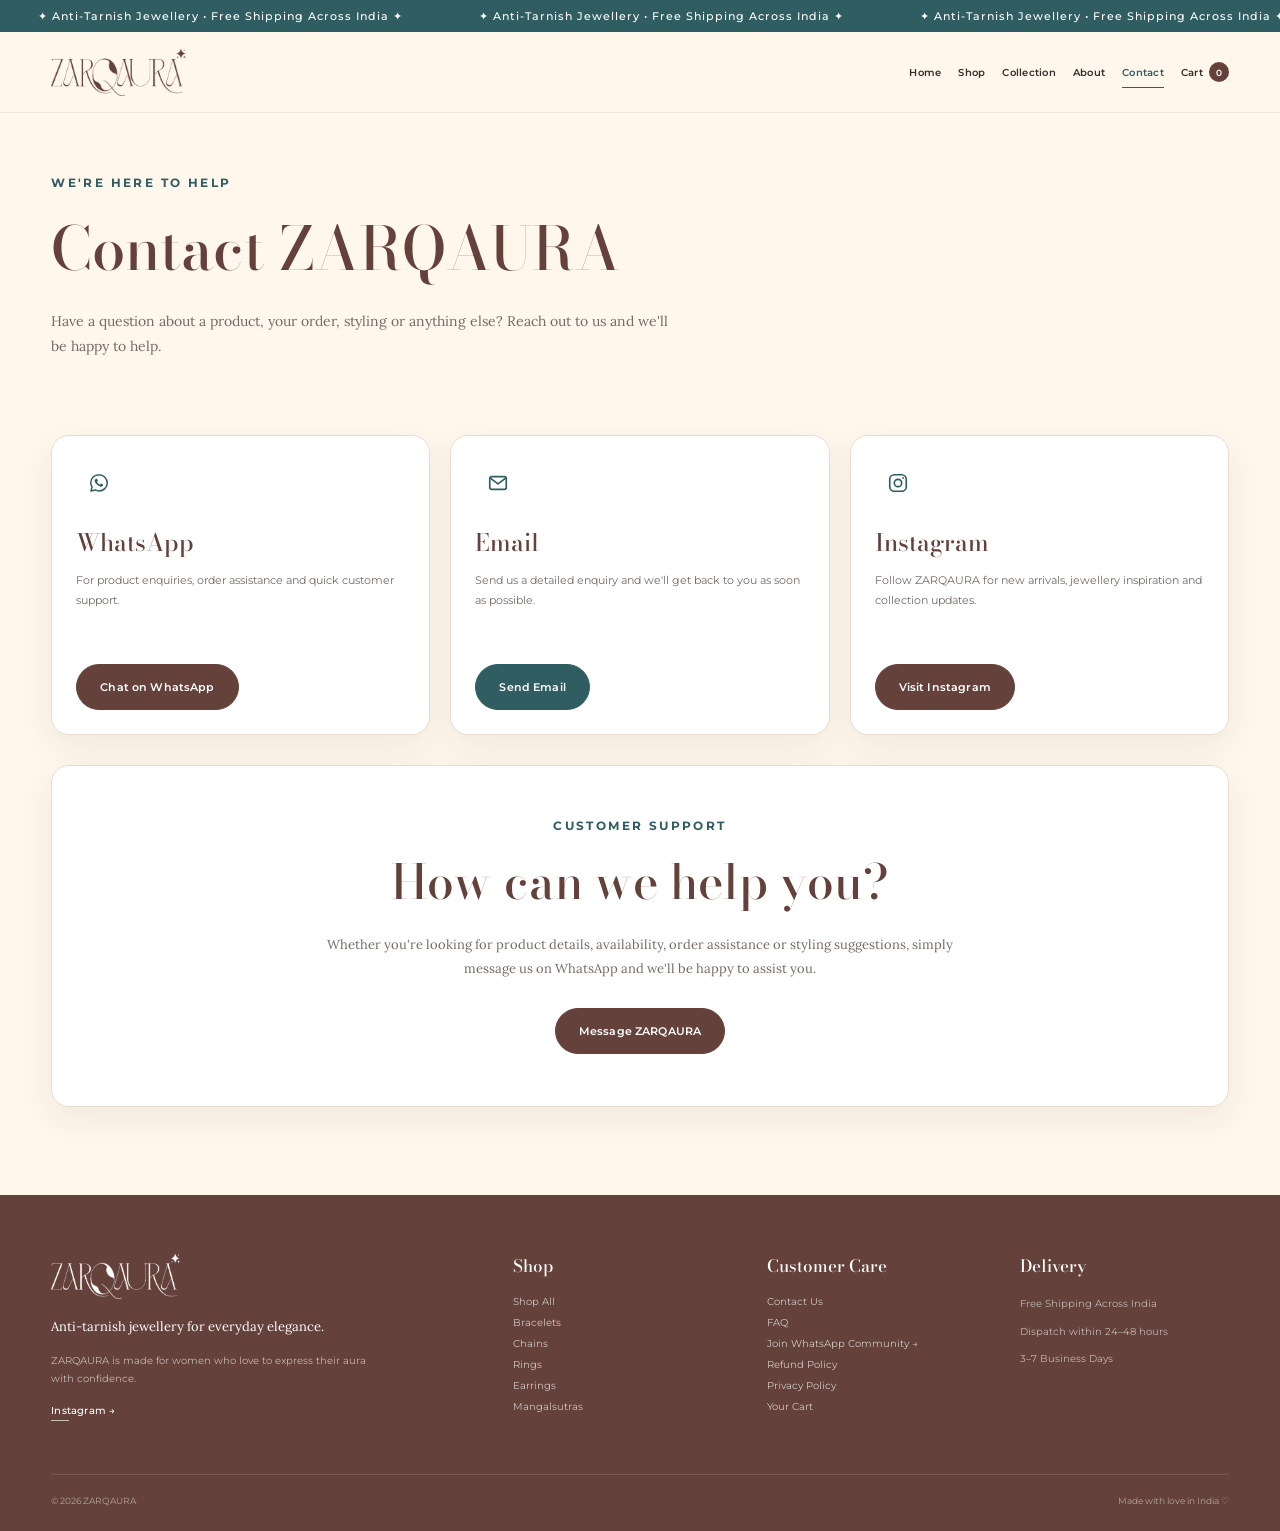
<file: contact.html>
<!DOCTYPE html>
<html lang="en">

<head>

    <meta charset="UTF-8">

    <meta
        name="viewport"
        content="width=device-width, initial-scale=1.0"
    >

    <title>Contact Us | ZARQAURA</title>

    <meta
        name="description"
        content="Contact ZARQAURA for product enquiries, orders, jewellery assistance and customer support."
    >

    <!-- Favicon -->
    <link
        rel="icon"
        href="assets/images/branding/favicon.png"
        type="image/png"
    >

    <!-- Main stylesheet -->
    <link
        rel="stylesheet"
        href="assets/css/styles.css"
    >


    <!-- Contact page only -->
    <style>

        /* =========================================================
           CONTACT PAGE
        ========================================================= */

        .contact-intro {

            max-width: 620px;

            margin-top: 15px;

            color: var(--text-soft);

            font-family:
                "Lora",
                Georgia,
                serif;

            font-size: 14px;

            line-height: 1.8;

        }


        .contact-section {

            padding-top: 28px;

        }


        .contact-grid {

            display: grid;

            grid-template-columns:
                repeat(3, 1fr);

            gap: 20px;

        }


        .contact-card {

            display: flex;

            flex-direction: column;

            align-items: flex-start;

            min-height: 300px;

            transition:
                transform 0.3s ease,
                box-shadow 0.3s ease,
                border-color 0.3s ease;

        }


        .contact-card:hover {

            transform:
                translateY(-5px);

            border-color:
                rgba(
                    47,
                    93,
                    98,
                    0.22
                );

            box-shadow:
                0 18px 45px
                rgba(
                    71,
                    48,
                    42,
                    0.10
                );

        }


        /* =========================================================
           CONTACT ICON
        ========================================================= */

        .contact-icon {

            width: 46px;

            height: 46px;

            flex: 0 0 46px;

            display: grid;

            place-items: center;

            margin-bottom: 18px;

            border-radius: 50%;

            color:
                var(--teal);

        }


        .contact-icon svg {

            width: 22px;

            height: 22px;

            display: block;

        }


        /* =========================================================
           CONTACT TEXT
        ========================================================= */

        .contact-card h3 {

            margin-bottom: 10px;

            font-size: 24px;

            font-weight: 500;

        }


        .contact-card p {

            margin-bottom: 22px;

            color:
                var(--text-soft);

            font-size: 11px;

            line-height: 1.75;

        }


        /* Keeps buttons aligned at bottom */

        .contact-card .contact-button {

            margin-top: auto;

        }


        /* WhatsApp + Instagram */

        .contact-primary {

            border-color:
                var(--brown);

            background:
                var(--brown);

            color:
                var(--white);

        }


        .contact-primary:hover {

            border-color:
                var(--teal);

            background:
                var(--teal);

            color:
                var(--white);

        }


        /* Email intentionally different */

        .contact-email-button {

            border-color:
                rgba(
                    100,
                    65,
                    58,
                    0.42
                );

            background:
                transparent;

            color:
                var(--brown);

        }


        .contact-email-button:hover {

            border-color:
                var(--brown);

            background:
                var(--brown);

            color:
                var(--white);

        }


        /* =========================================================
           CUSTOMER SUPPORT CTA
        ========================================================= */

        .contact-support {

            margin-top: 30px;

            padding: 52px 28px;

            text-align: center;

        }


        .contact-support h2 {

            margin-bottom: 15px;

            font-size:
                clamp(
                    34px,
                    4vw,
                    48px
                );

            font-weight: 500;

        }


        .contact-support-text {

            max-width: 650px;

            margin:
                0 auto;

            color:
                var(--text-soft);

            font-family:
                "Lora",
                Georgia,
                serif;

            font-size: 13px;

            line-height: 1.85;

        }


        .contact-support-action {

            margin-top: 27px;

        }


        /* =========================================================
           TABLET
        ========================================================= */

        @media (max-width: 900px) {

            .contact-grid {

                grid-template-columns:
                    1fr;

            }


            .contact-card {

                min-height: auto;

            }


            .contact-card .contact-button {

                margin-top: 5px;

            }

        }


        /* =========================================================
           MOBILE
        ========================================================= */

        @media (max-width: 650px) {

            .contact-section {

                padding-top: 15px;

            }


            .contact-card {

                padding: 22px;

            }


            .contact-card .btn {

                width: 100%;

            }


            .contact-support {

                padding:
                    40px 20px;

            }


            .contact-support-action
            .zq-btn {

                width: 100%;

            }

        }

    </style>

</head>


<body>


    <!-- =========================================================
         SHARED HEADER
    ========================================================== -->

    <div data-site-header></div>



    <main>


        <!-- =====================================================
             CONTACT HERO
        ====================================================== -->

        <section class="page-hero">

            <div class="container">

                <p class="zq-eyebrow">
                    WE'RE HERE TO HELP
                </p>


                <h1>
                    Contact ZARQAURA
                </h1>


                <p class="contact-intro">

                    Have a question about a product,
                    your order, styling or anything else?

                    Reach out to us and we'll be happy
                    to help.

                </p>

            </div>

        </section>



        <!-- =====================================================
             CONTACT OPTIONS
        ====================================================== -->

        <section class="section contact-section">

            <div class="container">


                <div class="contact-grid">


                    <!-- =========================================
                         WHATSAPP
                    ========================================== -->

                    <article class="panel contact-card">


                        <div class="contact-icon">

                            <svg
    width="22"
    height="22"
    viewBox="0 0 32 32"
    fill="none"
    xmlns="http://www.w3.org/2000/svg"
    aria-hidden="true"
    style="display:block;"
>

    <path
        d="M16 4
           C9.37 4 4 9.15 4 15.5
           C4 17.78 4.7 19.9 5.9 21.67
           L4.25 27.75
           L10.55 26.12
           C12.2 27.02 14.07 27.5 16 27.5
           C22.63 27.5 28 22.35 28 16
           C28 9.65 22.63 4 16 4Z"
        stroke="currentColor"
        stroke-width="2.2"
        stroke-linecap="round"
        stroke-linejoin="round"
    />

    <path
        d="M11.3 10.1
           C11.55 9.75 11.8 9.7 12.1 9.7
           H12.75
           C13 9.7 13.2 9.85 13.32 10.15
           L14.25 12.3
           C14.37 12.6 14.35 12.82 14.15 13.07
           L13.35 14.05
           C13.15 14.3 13.18 14.57 13.35 14.85
           C14.15 16.35 15.35 17.55 16.85 18.35
           C17.15 18.52 17.45 18.55 17.7 18.27
           L18.72 17.1
           C18.95 16.82 19.2 16.77 19.52 16.92
           L21.55 17.9
           C21.87 18.05 22.02 18.25 22 18.55
           C21.92 19.3 21.55 20.12 20.92 20.7
           C20.3 21.3 19.35 21.6 18.35 21.37
           C16.75 21 14.65 20.05 12.85 18.3
           C11.25 16.75 10.15 14.8 9.75 13.35
           C9.45 12.27 9.85 10.85 11.3 10.1Z"
        fill="currentColor"
    />

</svg>

                        </div>


                        <h3>
                            WhatsApp
                        </h3>


                        <p>

                            For product enquiries,
                            order assistance and quick
                            customer support.

                        </p>


                        <a
                            id="contact-whatsapp"
                            href="#"
                            target="_blank"
                            rel="noopener noreferrer"
                            class="btn contact-primary contact-button"
                        >
                            Chat on WhatsApp
                        </a>


                    </article>



                    <!-- =========================================
                         EMAIL
                    ========================================== -->

                    <article class="panel contact-card">


                        <div class="contact-icon">

                            <svg
                                viewBox="0 0 24 24"
                                fill="none"
                                xmlns="http://www.w3.org/2000/svg"
                                aria-hidden="true"
                            >

                                <rect
                                    x="3"
                                    y="5"
                                    width="18"
                                    height="14"
                                    rx="2"
                                    stroke="currentColor"
                                    stroke-width="1.8"
                                />

                                <path
                                    d="M4 7L12 13L20 7"
                                    stroke="currentColor"
                                    stroke-width="1.8"
                                    stroke-linecap="round"
                                    stroke-linejoin="round"
                                />

                            </svg>

                        </div>


                        <h3>
                            Email
                        </h3>


                        <p>

                            Send us a detailed enquiry
                            and we'll get back to you
                            as soon as possible.

                        </p>


                        <a
                            id="contact-email"
                            href="#"
                            class="btn secondary contact-email-button contact-button"
                        >
                            Send Email
                        </a>


                    </article>



                    <!-- =========================================
                         INSTAGRAM
                    ========================================== -->

                    <article class="panel contact-card">


                        <div class="contact-icon">

                            <svg
                                viewBox="0 0 24 24"
                                fill="none"
                                xmlns="http://www.w3.org/2000/svg"
                                aria-hidden="true"
                            >

                                <rect
                                    x="3"
                                    y="3"
                                    width="18"
                                    height="18"
                                    rx="5"
                                    stroke="currentColor"
                                    stroke-width="1.8"
                                />

                                <circle
                                    cx="12"
                                    cy="12"
                                    r="4"
                                    stroke="currentColor"
                                    stroke-width="1.8"
                                />

                                <circle
                                    cx="17.5"
                                    cy="6.5"
                                    r="1"
                                    fill="currentColor"
                                />

                            </svg>

                        </div>


                        <h3>
                            Instagram
                        </h3>


                        <p>

                            Follow ZARQAURA for new
                            arrivals, jewellery inspiration
                            and collection updates.

                        </p>


                        <a
                            id="contact-instagram"
                            href="#"
                            target="_blank"
                            rel="noopener noreferrer"
                            class="btn contact-primary contact-button"
                        >
                            Visit Instagram
                        </a>


                    </article>


                </div>



                <!-- =================================================
                     CUSTOMER SUPPORT CTA
                ================================================== -->

                <div class="panel contact-support">


                    <p class="zq-eyebrow">
                        CUSTOMER SUPPORT
                    </p>


                    <h2>
                        How can we help you?
                    </h2>


                    <p class="contact-support-text">

                        Whether you're looking for product
                        details, availability, order assistance
                        or styling suggestions, simply message
                        us on WhatsApp and we'll be happy to
                        assist you.

                    </p>


                    <div class="contact-support-action">

                        <a
                            id="contact-whatsapp-bottom"
                            href="#"
                            target="_blank"
                            rel="noopener noreferrer"
                            class="zq-btn zq-btn-primary"
                        >
                            Message ZARQAURA
                        </a>

                    </div>


                </div>


            </div>

        </section>


    </main>



    <!-- =========================================================
         SHARED FOOTER
    ========================================================== -->

    <div data-site-footer></div>



    <!-- =========================================================
         DATA
    ========================================================== -->

    <script src="assets/data/site-config.js"></script>

    <script src="assets/data/products.js"></script>



    <!-- =========================================================
         SHARED APP
    ========================================================== -->

    <script src="assets/js/app.js"></script>



    <!-- =========================================================
         CONTACT PAGE
    ========================================================== -->

    <script>

        document.addEventListener(
            "DOMContentLoaded",
            () => {


                /* =============================================
                   WHATSAPP
                ============================================== */

                const whatsappNumber =
                    SITE_CONFIG.whatsappNumber || "";


                const whatsappMessage =
                    "Hi ZARQAURA, I would like some assistance.";


                const whatsappURL =
                    whatsappNumber

                        ? `https://wa.me/${whatsappNumber}?text=${encodeURIComponent(whatsappMessage)}`

                        : "#";


                document
                    .querySelectorAll(
                        "#contact-whatsapp, #contact-whatsapp-bottom"
                    )
                    .forEach(
                        link => {

                            link.href =
                                whatsappURL;

                        }
                    );



                /* =============================================
                   EMAIL
                ============================================== */

                const emailLink =
                    document.getElementById(
                        "contact-email"
                    );


                if (
                    emailLink &&
                    SITE_CONFIG.email
                ) {

                    emailLink.href =
                        `mailto:${SITE_CONFIG.email}?subject=${encodeURIComponent("ZARQAURA Customer Enquiry")}`;

                }



                /* =============================================
                   INSTAGRAM
                ============================================== */

                const instagramLink =
                    document.getElementById(
                        "contact-instagram"
                    );


                if (
                    instagramLink &&
                    SITE_CONFIG.instagram
                ) {

                    instagramLink.href =
                        SITE_CONFIG.instagram;

                }


            }
        );

    </script>


</body>

</html>
</file>
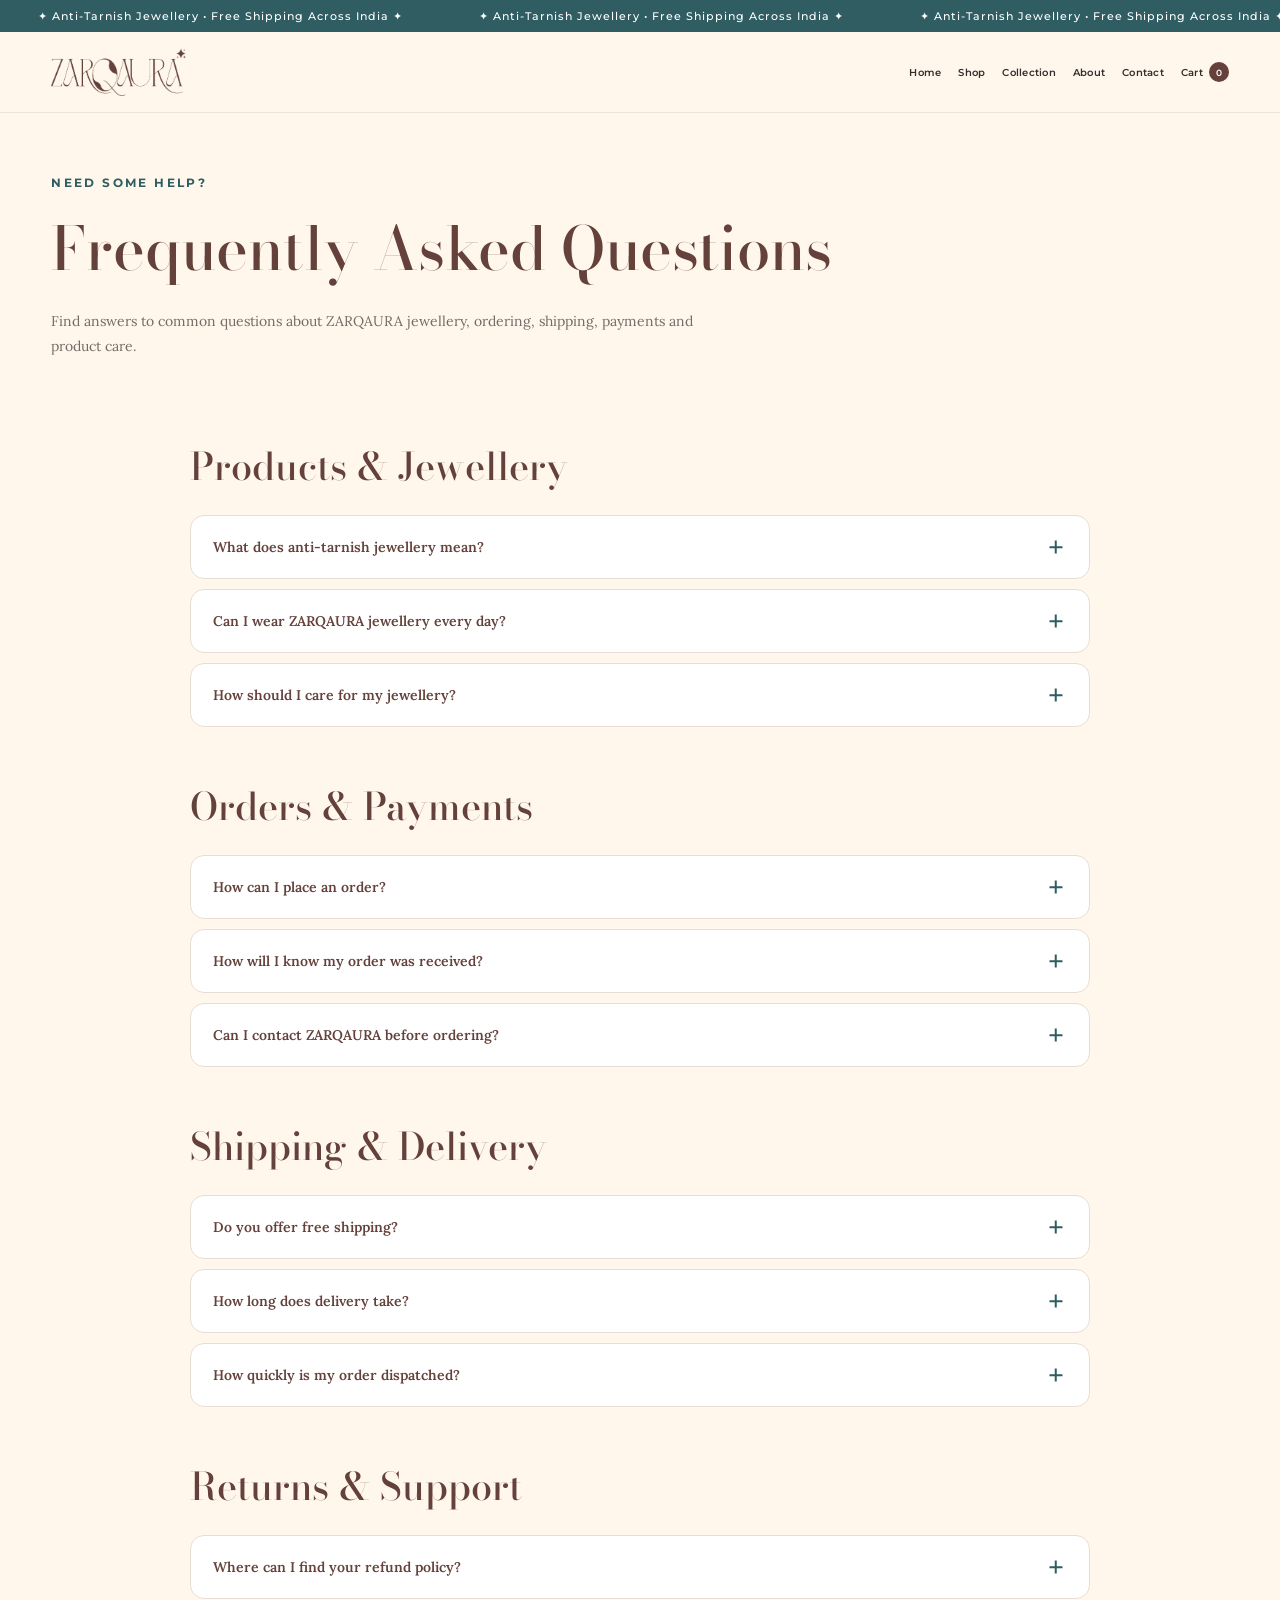
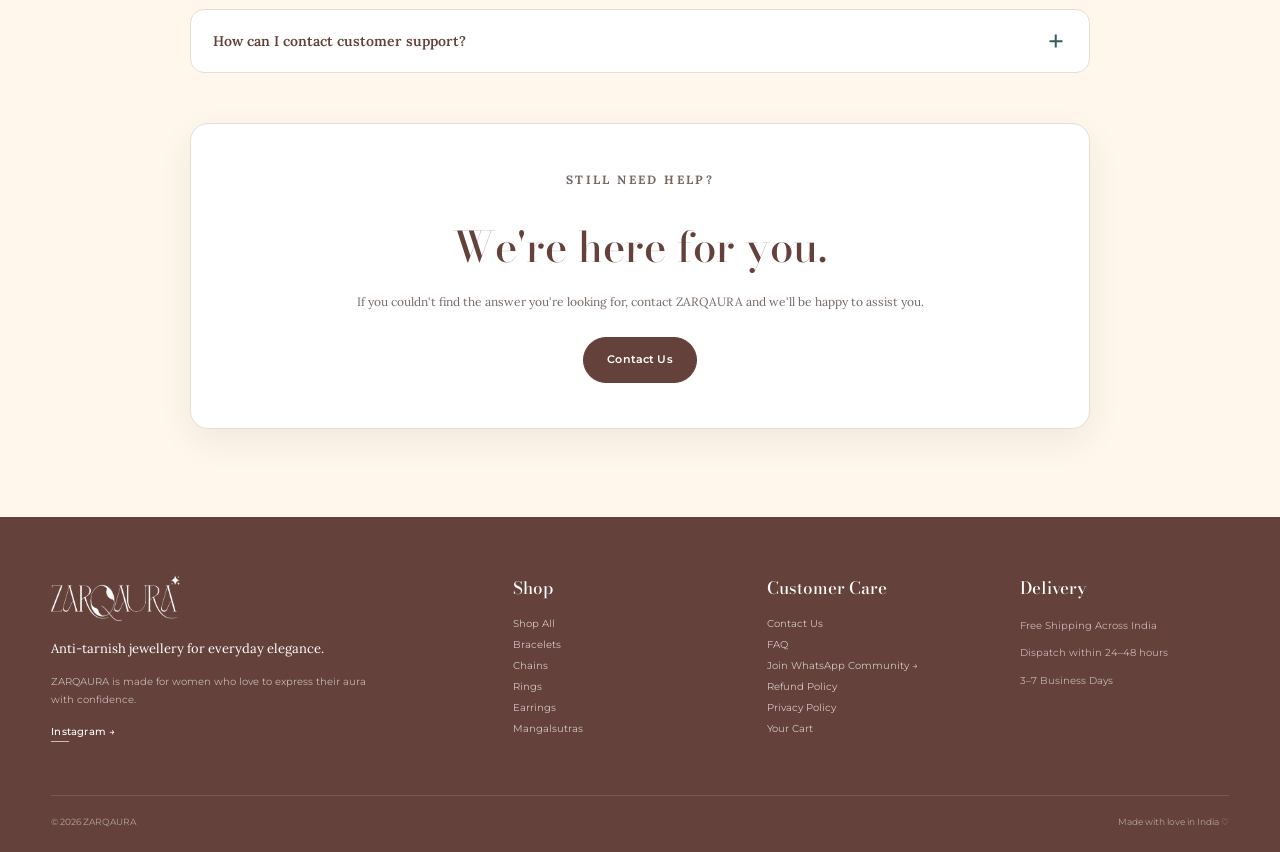
<file: faq.html>
<!DOCTYPE html>
<html lang="en">

<head>

    <meta charset="UTF-8">

    <meta
        name="viewport"
        content="width=device-width, initial-scale=1.0"
    >

    <title>
        Frequently Asked Questions | ZARQAURA
    </title>

    <meta
        name="description"
        content="Find answers to frequently asked questions about ZARQAURA jewellery, orders, shipping, payments and product care."
    >

    <link
        rel="icon"
        href="assets/images/branding/favicon.png"
        type="image/png"
    >

    <link
        rel="stylesheet"
        href="assets/css/styles.css"
    >


    <style>

        /* =========================================================
           FAQ PAGE ONLY
        ========================================================= */

        .faq-intro {

            max-width: 650px;

            margin-top: 15px;

            color: var(--text-soft);

            font-family:
                "Lora",
                Georgia,
                serif;

            font-size: 14px;

            line-height: 1.8;

        }


        .faq-section {

            padding-top: 30px;

        }


        .faq-container {

            max-width: 900px;

            margin: 0 auto;

        }


        .faq-group {

            margin-bottom: 50px;

        }


        .faq-group-title {

            margin-bottom: 20px;

            color: var(--brown);

            font-size:
                clamp(
                    28px,
                    4vw,
                    38px
                );

            font-weight: 500;

        }


        /* =========================================================
           FAQ ITEM
        ========================================================= */

        .faq-item {

            overflow: hidden;

            margin-bottom: 10px;

            border:
                1px solid
                var(--border);

            border-radius:
                14px;

            background:
                var(--white);

            transition:
                border-color 0.3s ease,
                box-shadow 0.3s ease;

        }


        .faq-item.open {

            border-color:
                rgba(
                    47,
                    93,
                    98,
                    0.28
                );

            box-shadow:
                var(--shadow-small);

        }


        .faq-question {

            width: 100%;

            display: flex;

            align-items: center;

            justify-content: space-between;

            gap: 20px;

            padding:
                20px 22px;

            border: 0;

            background:
                transparent;

            color:
                var(--brown);

            text-align: left;

            font-family:
                "Lora",
                Georgia,
                serif;

            font-size: 14px;

            font-weight: 600;

        }


        .faq-question span:first-child {

            flex: 1;

        }


        .faq-icon {

            position: relative;

            width: 22px;

            height: 22px;

            flex:
                0 0 22px;

        }


        .faq-icon::before,
        .faq-icon::after {

            content: "";

            position: absolute;

            top: 50%;

            left: 50%;

            width: 13px;

            height: 1.5px;

            background:
                var(--teal);

            transform:
                translate(
                    -50%,
                    -50%
                );

            transition:
                transform 0.3s ease;

        }


        .faq-icon::after {

            transform:
                translate(
                    -50%,
                    -50%
                )
                rotate(90deg);

        }


        .faq-item.open
        .faq-icon::after {

            transform:
                translate(
                    -50%,
                    -50%
                )
                rotate(0deg);

        }


        /* =========================================================
           FAQ ANSWER
        ========================================================= */

        .faq-answer {

            max-height: 0;

            overflow: hidden;

            opacity: 0;

            transition:
                max-height 0.45s ease,
                opacity 0.3s ease;

        }


        .faq-answer-inner {

            padding:
                0 22px 21px;

            color:
                var(--text-soft);

            font-family:
                "Lora",
                Georgia,
                serif;

            font-size: 12px;

            line-height: 1.8;

        }


        .faq-answer-inner p {

            margin:
                0;

        }


        /* =========================================================
           FAQ SUPPORT
        ========================================================= */

        .faq-support {

            margin-top: 25px;

            padding:
                45px 25px;

            text-align: center;

        }


        .faq-support h2 {

            margin-bottom: 12px;

            font-size:
                clamp(
                    30px,
                    4vw,
                    42px
                );

            font-weight: 500;

        }


        .faq-support p {

            max-width: 580px;

            margin:
                0 auto 24px;

            color:
                var(--text-soft);

            font-family:
                "Lora",
                Georgia,
                serif;

            font-size: 12px;

            line-height: 1.8;

        }


        /* =========================================================
           MOBILE
        ========================================================= */

        @media (max-width: 480px) {

            .faq-intro,
            .faq-group-title,
            .faq-support {

                text-align: center;

            }


            .faq-question {

                padding:
                    18px;

                font-size: 13px;

            }


            .faq-answer-inner {

                padding:
                    0 18px 18px;

            }


            .faq-support .zq-btn {

                width: 100%;

            }

        }

    </style>

</head>


<body>


    <!-- =========================================================
         HEADER
    ========================================================== -->

    <div data-site-header></div>



    <main>


        <!-- =====================================================
             FAQ HERO
        ====================================================== -->

        <section class="page-hero">

            <div class="container">

                <p class="zq-eyebrow">
                    NEED SOME HELP?
                </p>

                <h1>
                    Frequently Asked Questions
                </h1>

                <p class="faq-intro">

                    Find answers to common questions about
                    ZARQAURA jewellery, ordering, shipping,
                    payments and product care.

                </p>

            </div>

        </section>



        <!-- =====================================================
             FAQ
        ====================================================== -->

        <section class="section faq-section">

            <div class="container">

                <div class="faq-container">


                    <!-- =========================================
                         PRODUCTS
                    ========================================== -->

                    <div class="faq-group">

                        <h2 class="faq-group-title">
                            Products & Jewellery
                        </h2>


                        <div class="faq-item">

                            <button
                                type="button"
                                class="faq-question"
                            >
                                <span>
                                    What does anti-tarnish jewellery mean?
                                </span>

                                <span class="faq-icon"></span>
                            </button>

                            <div class="faq-answer">

                                <div class="faq-answer-inner">

                                    <p>
                                        ZARQAURA jewellery is selected
                                        for its long-lasting finish and
                                        resistance to everyday tarnishing.
                                        Proper care will help maintain its
                                        shine for longer.
                                    </p>

                                </div>

                            </div>

                        </div>



                        <div class="faq-item">

                            <button
                                type="button"
                                class="faq-question"
                            >
                                <span>
                                    Can I wear ZARQAURA jewellery every day?
                                </span>

                                <span class="faq-icon"></span>
                            </button>

                            <div class="faq-answer">

                                <div class="faq-answer-inner">

                                    <p>
                                        Our collections are curated with
                                        everyday styling in mind. We still
                                        recommend following the jewellery
                                        care instructions to preserve the
                                        finish.
                                    </p>

                                </div>

                            </div>

                        </div>



                        <div class="faq-item">

                            <button
                                type="button"
                                class="faq-question"
                            >
                                <span>
                                    How should I care for my jewellery?
                                </span>

                                <span class="faq-icon"></span>
                            </button>

                            <div class="faq-answer">

                                <div class="faq-answer-inner">

                                    <p>
                                        Keep your jewellery clean and dry
                                        when storing it. Avoid prolonged
                                        exposure to perfumes, harsh
                                        chemicals and moisture, and store
                                        pieces separately whenever possible.
                                    </p>

                                </div>

                            </div>

                        </div>


                    </div>



                    <!-- =========================================
                         ORDERS
                    ========================================== -->

                    <div class="faq-group">

                        <h2 class="faq-group-title">
                            Orders & Payments
                        </h2>


                        <div class="faq-item">

                            <button
                                type="button"
                                class="faq-question"
                            >
                                <span>
                                    How can I place an order?
                                </span>

                                <span class="faq-icon"></span>
                            </button>

                            <div class="faq-answer">

                                <div class="faq-answer-inner">

                                    <p>
                                        Browse the ZARQAURA store, add
                                        your preferred jewellery to your
                                        cart and proceed through checkout
                                        to complete your order.
                                    </p>

                                </div>

                            </div>

                        </div>



                        <div class="faq-item">

                            <button
                                type="button"
                                class="faq-question"
                            >
                                <span>
                                    How will I know my order was received?
                                </span>

                                <span class="faq-icon"></span>
                            </button>

                            <div class="faq-answer">

                                <div class="faq-answer-inner">

                                    <p>
                                        Once your order details are
                                        completed, you will receive an
                                        order summary with your order
                                        information.
                                    </p>

                                </div>

                            </div>

                        </div>



                        <div class="faq-item">

                            <button
                                type="button"
                                class="faq-question"
                            >
                                <span>
                                    Can I contact ZARQAURA before ordering?
                                </span>

                                <span class="faq-icon"></span>
                            </button>

                            <div class="faq-answer">

                                <div class="faq-answer-inner">

                                    <p>
                                        Yes. You can contact us through
                                        WhatsApp, Instagram or email if
                                        you need product information or
                                        assistance before placing an order.
                                    </p>

                                </div>

                            </div>

                        </div>


                    </div>



                    <!-- =========================================
                         SHIPPING
                    ========================================== -->

                    <div class="faq-group">

                        <h2 class="faq-group-title">
                            Shipping & Delivery
                        </h2>


                        <div class="faq-item">

                            <button
                                type="button"
                                class="faq-question"
                            >
                                <span>
                                    Do you offer free shipping?
                                </span>

                                <span class="faq-icon"></span>
                            </button>

                            <div class="faq-answer">

                                <div class="faq-answer-inner">

                                    <p>
                                        Yes, ZARQAURA currently offers
                                        free shipping across India.
                                    </p>

                                </div>

                            </div>

                        </div>



                        <div class="faq-item">

                            <button
                                type="button"
                                class="faq-question"
                            >
                                <span>
                                    How long does delivery take?
                                </span>

                                <span class="faq-icon"></span>
                            </button>

                            <div class="faq-answer">

                                <div class="faq-answer-inner">

                                    <p>
                                        Delivery generally takes around
                                        3–7 business days depending on
                                        your location.
                                    </p>

                                </div>

                            </div>

                        </div>



                        <div class="faq-item">

                            <button
                                type="button"
                                class="faq-question"
                            >
                                <span>
                                    How quickly is my order dispatched?
                                </span>

                                <span class="faq-icon"></span>
                            </button>

                            <div class="faq-answer">

                                <div class="faq-answer-inner">

                                    <p>
                                        Orders are generally prepared
                                        for dispatch within 24–48 hours.
                                    </p>

                                </div>

                            </div>

                        </div>


                    </div>



                    <!-- =========================================
                         RETURNS
                    ========================================== -->

                    <div class="faq-group">

                        <h2 class="faq-group-title">
                            Returns & Support
                        </h2>


                        <div class="faq-item">

                            <button
                                type="button"
                                class="faq-question"
                            >
                                <span>
                                    Where can I find your refund policy?
                                </span>

                                <span class="faq-icon"></span>
                            </button>

                            <div class="faq-answer">

                                <div class="faq-answer-inner">

                                    <p>
                                        You can review the complete
                                        refund and return information on
                                        our Refund Policy page.
                                    </p>

                                </div>

                            </div>

                        </div>



                        <div class="faq-item">

                            <button
                                type="button"
                                class="faq-question"
                            >
                                <span>
                                    How can I contact customer support?
                                </span>

                                <span class="faq-icon"></span>
                            </button>

                            <div class="faq-answer">

                                <div class="faq-answer-inner">

                                    <p>
                                        Visit our Contact page to reach
                                        ZARQAURA through WhatsApp,
                                        Instagram or email.
                                    </p>

                                </div>

                            </div>

                        </div>


                    </div>



                    <!-- =========================================
                         SUPPORT CTA
                    ========================================== -->

                    <div class="panel faq-support">

                        <p class="zq-eyebrow">
                            STILL NEED HELP?
                        </p>

                        <h2>
                            We're here for you.
                        </h2>

                        <p>
                            If you couldn't find the answer you're
                            looking for, contact ZARQAURA and we'll
                            be happy to assist you.
                        </p>

                        <a
                            href="contact.html"
                            class="zq-btn zq-btn-primary"
                        >
                            Contact Us
                        </a>

                    </div>


                </div>

            </div>

        </section>


    </main>



    <!-- =========================================================
         FOOTER
    ========================================================== -->

    <div data-site-footer></div>



    <!-- =========================================================
         DATA + GLOBAL JS
    ========================================================== -->

    <script src="assets/data/site-config.js"></script>

    <script src="assets/data/products.js"></script>

    <script src="assets/js/app.js"></script>



    <!-- =========================================================
         FAQ ACCORDION
    ========================================================== -->

    <script>

        document.addEventListener(
            "DOMContentLoaded",
            () => {

                const faqItems =
                    document.querySelectorAll(
                        ".faq-item"
                    );


                faqItems.forEach(
                    item => {

                        const question =
                            item.querySelector(
                                ".faq-question"
                            );


                        const answer =
                            item.querySelector(
                                ".faq-answer"
                            );


                        question.addEventListener(
                            "click",
                            () => {

                                const isOpen =
                                    item.classList.contains(
                                        "open"
                                    );


                                /*
                                   Close other FAQs
                                */

                                faqItems.forEach(
                                    otherItem => {

                                        otherItem
                                            .classList
                                            .remove(
                                                "open"
                                            );


                                        const otherAnswer =
                                            otherItem
                                                .querySelector(
                                                    ".faq-answer"
                                                );


                                        otherAnswer.style.maxHeight =
                                            null;


                                        otherAnswer.style.opacity =
                                            "0";

                                    }
                                );


                                /*
                                   Open selected FAQ
                                */

                                if (!isOpen) {

                                    item.classList.add(
                                        "open"
                                    );


                                    answer.style.maxHeight =
                                        answer.scrollHeight
                                        + "px";


                                    answer.style.opacity =
                                        "1";

                                }

                            }
                        );

                    }
                );

            }
        );

    </script>


</body>

</html>
</file>
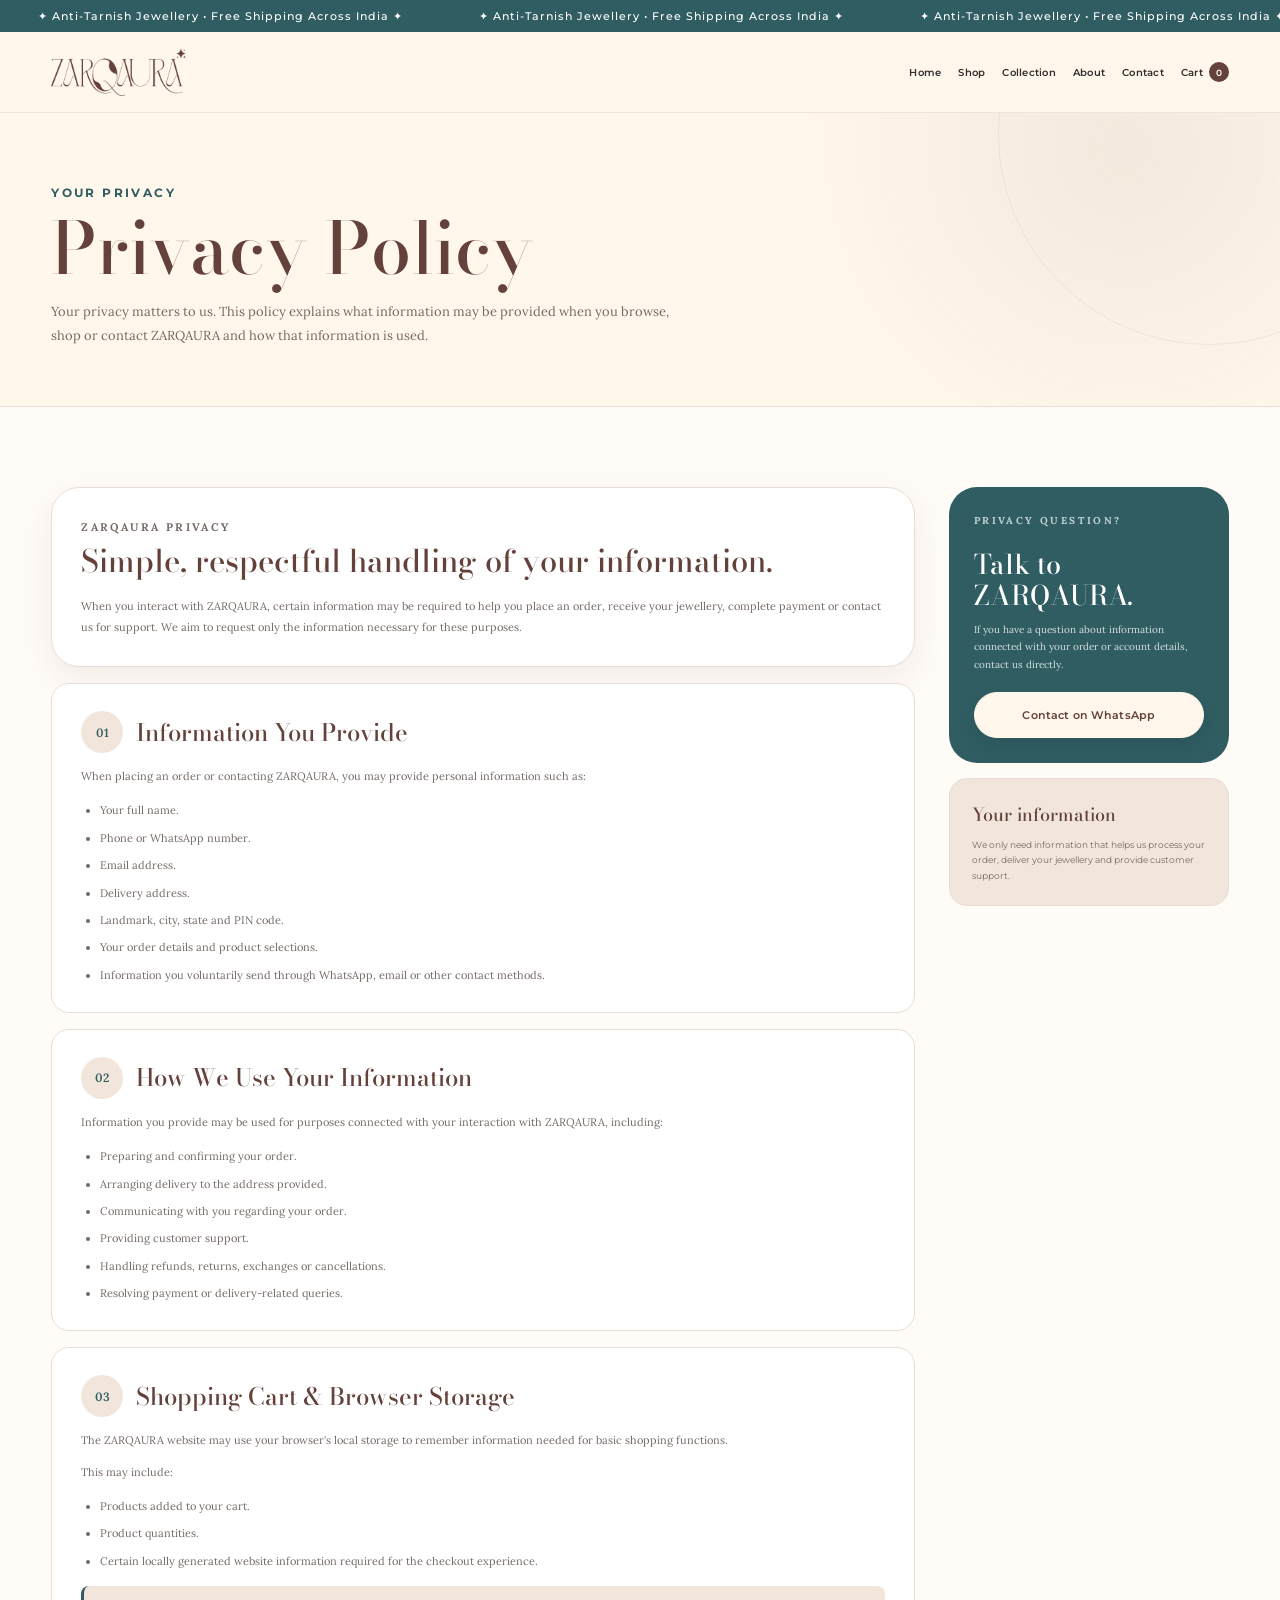
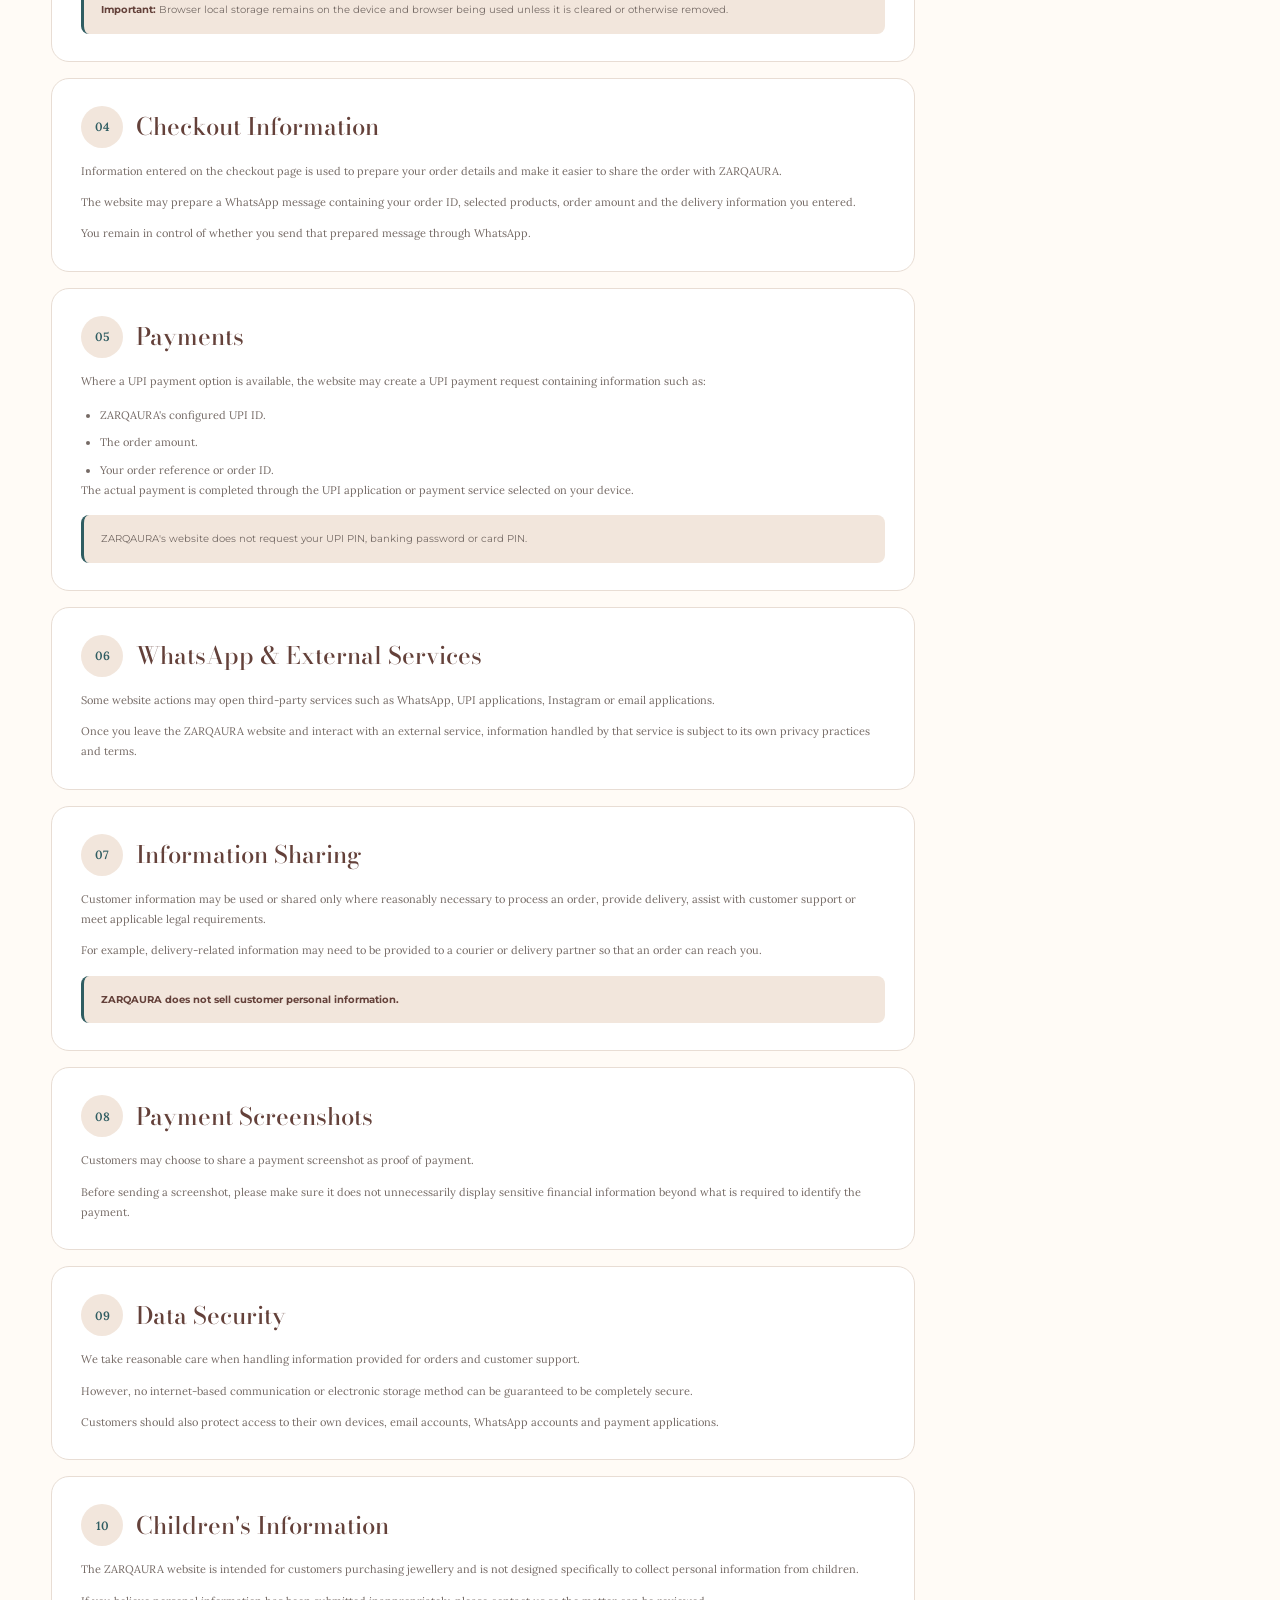
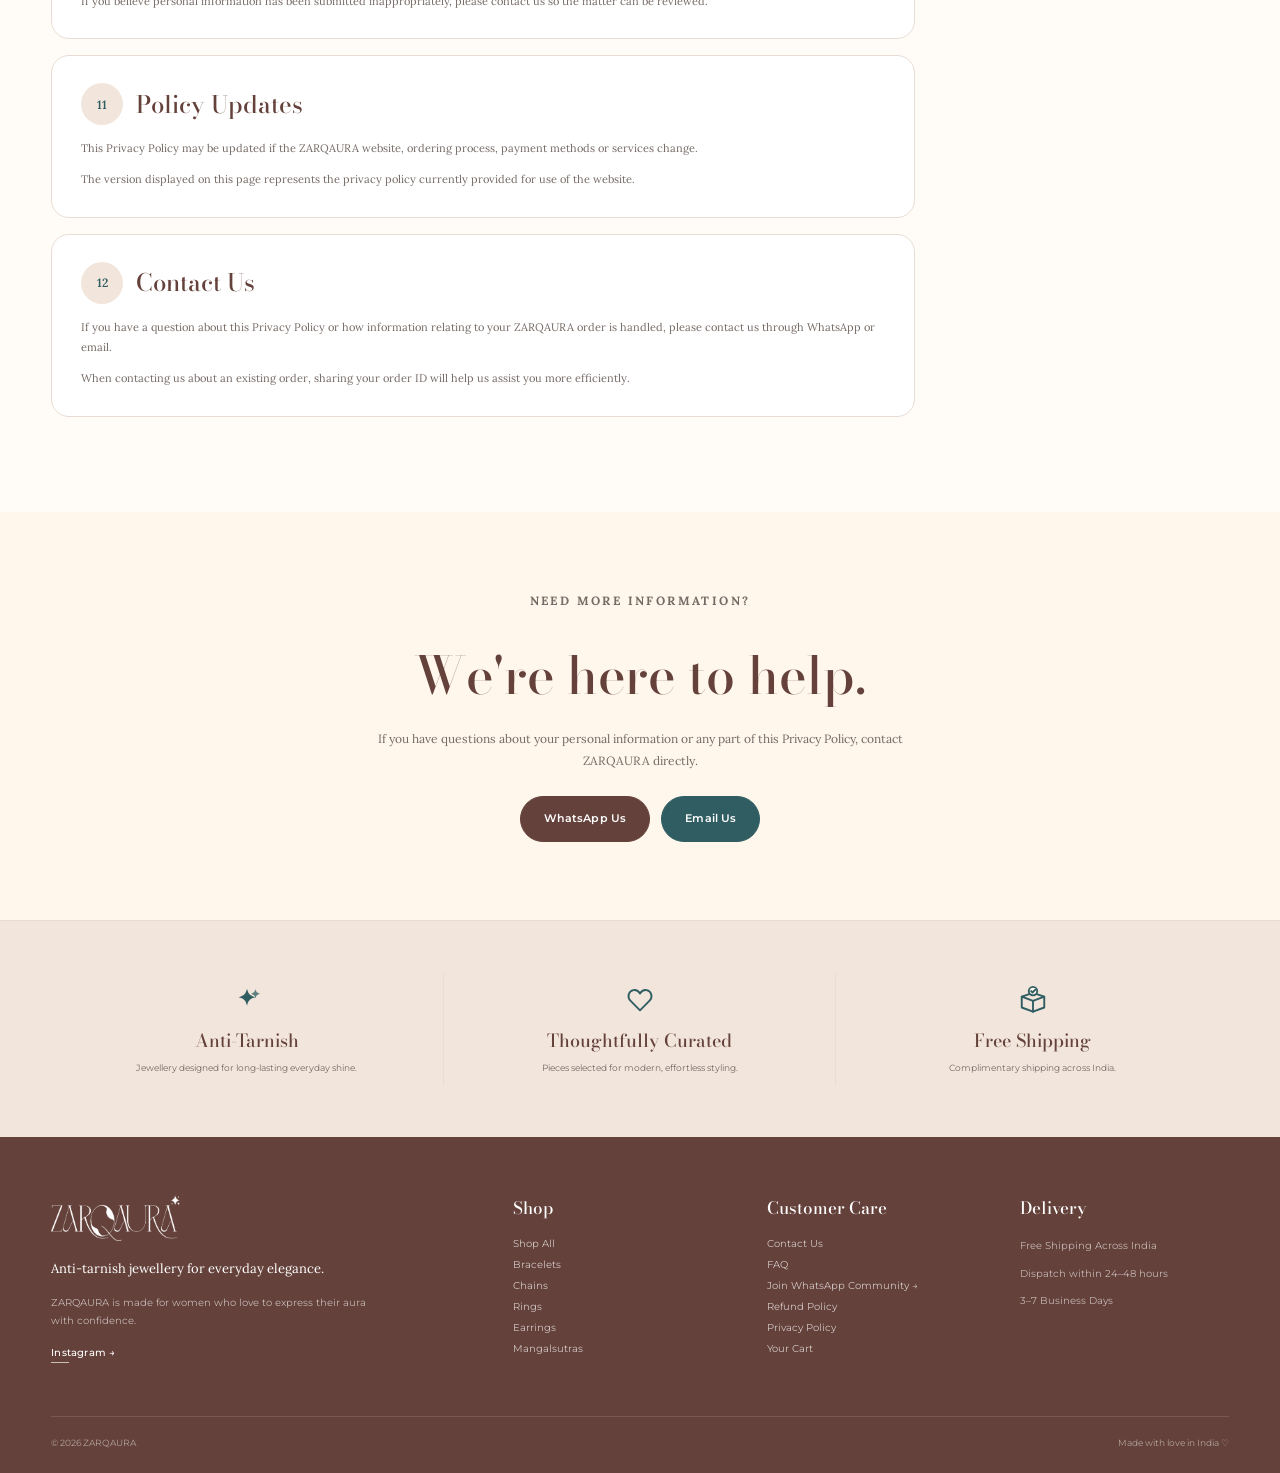
<file: privacy.html>
<!DOCTYPE html>
<html lang="en">

<head>

    <meta charset="UTF-8">

    <meta
        name="viewport"
        content="width=device-width, initial-scale=1.0"
    >

    <title>
        Privacy Policy | ZARQAURA
    </title>

    <meta
        name="description"
        content="Read the ZARQAURA Privacy Policy and learn how information is handled when you browse, shop or contact us."
    >

    <link
        rel="icon"
        href="assets/images/branding/favicon.png"
        type="image/png"
    >

    <link
        rel="stylesheet"
        href="assets/css/styles.css"
    >


    <style>

        /* =========================================================
           PRIVACY POLICY PAGE
        ========================================================= */

        .privacy-page {

            overflow:
                hidden;

        }



        /* =========================================================
           HERO
        ========================================================= */

        .privacy-hero {

            position:
                relative;

            padding:
                72px 0 58px;

            overflow:
                hidden;

            border-bottom:
                1px solid
                var(--border);

            background:

                radial-gradient(
                    circle at 88% 12%,
                    rgba(
                        100,
                        65,
                        58,
                        0.08
                    ),
                    transparent 28%
                ),

                var(--cream);

        }


        .privacy-hero::after {

            content:
                "";

            position:
                absolute;

            top:
                -190px;

            right:
                -140px;

            width:
                420px;

            height:
                420px;

            border:
                1px solid
                rgba(
                    100,
                    65,
                    58,
                    0.07
                );

            border-radius:
                50%;

            pointer-events:
                none;

        }


        .privacy-hero-content {

            position:
                relative;

            z-index:
                2;

            max-width:
                760px;

        }


        .privacy-hero h1 {

            margin:
                4px 0 16px;

            font-size:
                clamp(
                    48px,
                    6vw,
                    72px
                );

            font-weight:
                500;

            line-height:
                1;

        }


        .privacy-hero-description {

            max-width:
                620px;

            margin:
                0;

            color:
                var(--text-soft);

            font-family:
                "Lora",
                Georgia,
                serif;

            font-size:
                13px;

            line-height:
                1.85;

        }



        /* =========================================================
           POLICY
        ========================================================= */

        .privacy-policy {

            padding:
                80px 0 95px;

            background:
                var(--cream-light);

        }


        .privacy-layout {

            display:
                grid;

            grid-template-columns:
                minmax(0, 1fr)
                280px;

            align-items:
                start;

            gap:
                34px;

        }



        /* =========================================================
           CONTENT
        ========================================================= */

        .privacy-content {

            display:
                grid;

            gap:
                16px;

        }


        .privacy-intro {

            padding:
                29px;

            border:
                1px solid
                var(--border);

            border-radius:
                var(--radius-large);

            background:
                var(--white);

            box-shadow:
                var(--shadow-small);

        }


        .privacy-intro h2 {

            margin:
                0 0 12px;

            font-size:
                31px;

            font-weight:
                500;

        }


        .privacy-intro p {

            margin:
                0;

            color:
                var(--text-soft);

            font-family:
                "Lora",
                Georgia,
                serif;

            font-size:
                11px;

            line-height:
                1.85;

        }



        /* =========================================================
           POLICY CARDS
        ========================================================= */

        .privacy-card {

            padding:
                27px 29px;

            border:
                1px solid
                var(--border);

            border-radius:
                var(--radius);

            background:
                var(--white);

            transition:
                border-color 0.3s ease,
                box-shadow 0.3s ease;

        }


        .privacy-card:hover {

            border-color:
                rgba(
                    47,
                    93,
                    98,
                    0.20
                );

            box-shadow:
                var(--shadow-small);

        }


        .privacy-card-header {

            display:
                grid;

            grid-template-columns:
                42px 1fr;

            align-items:
                center;

            gap:
                13px;

            margin-bottom:
                13px;

        }


        .privacy-card-number {

            width:
                42px;

            height:
                42px;

            display:
                grid;

            place-items:
                center;

            border-radius:
                50%;

            background:
                var(--background-soft);

            color:
                var(--teal);

            font-family:
                "Lora",
                Georgia,
                serif;

            font-size:
                12px;

            font-weight:
                600;

        }


        .privacy-card h2 {

            margin:
                0;

            font-size:
                24px;

            font-weight:
                500;

        }


        .privacy-card p {

            margin:
                0 0 11px;

            color:
                var(--text-soft);

            font-family:
                "Lora",
                Georgia,
                serif;

            font-size:
                11px;

            line-height:
                1.85;

        }


        .privacy-card p:last-child {

            margin-bottom:
                0;

        }


        .privacy-card ul {

            margin:
                14px 0 0;

            padding-left:
                19px;

            color:
                var(--text-soft);

            font-family:
                "Lora",
                Georgia,
                serif;

            font-size:
                11px;

            line-height:
                1.85;

        }


        .privacy-card li {

            margin-bottom:
                7px;

        }


        .privacy-card li:last-child {

            margin-bottom:
                0;

        }



        /* =========================================================
           HIGHLIGHT
        ========================================================= */

        .privacy-highlight {

            margin-top:
                15px;

            padding:
                15px 17px;

            border-left:
                3px solid
                var(--teal);

            border-radius:
                8px;

            background:
                var(--background-soft);

            color:
                var(--text-soft);

            font-size:
                10px;

            line-height:
                1.75;

        }


        .privacy-highlight strong {

            color:
                var(--brown);

        }



        /* =========================================================
           SIDE
        ========================================================= */

        .privacy-side {

            position:
                sticky;

            top:
                105px;

            display:
                grid;

            gap:
                15px;

        }


        .privacy-help {

            padding:
                25px;

            border-radius:
                var(--radius-large);

            background:
                var(--teal);

            color:
                var(--white);

        }


        .privacy-help .zq-eyebrow {

            color:
                rgba(
                    255,
                    255,
                    255,
                    0.72
                );

        }


        .privacy-help h2 {

            margin:
                5px 0 10px;

            color:
                var(--white);

            font-size:
                27px;

            font-weight:
                500;

            line-height:
                1.15;

        }


        .privacy-help p {

            margin:
                0 0 19px;

            color:
                rgba(
                    255,
                    255,
                    255,
                    0.80
                );

            font-family:
                "Lora",
                Georgia,
                serif;

            font-size:
                10px;

            line-height:
                1.75;

        }


        .privacy-help .zq-btn {

            width:
                100%;

        }



        /* =========================================================
           QUICK NOTE
        ========================================================= */

        .privacy-note {

            padding:
                22px;

            border:
                1px solid
                var(--border);

            border-radius:
                var(--radius);

            background:
                var(--background-soft);

        }


        .privacy-note h3 {

            margin:
                0 0 9px;

            font-size:
                18px;

            font-weight:
                500;

        }


        .privacy-note p {

            margin:
                0;

            color:
                var(--text-soft);

            font-size:
                9px;

            line-height:
                1.7;

        }



        /* =========================================================
           CONTACT
        ========================================================= */

        .privacy-contact {

            padding:
                78px 0;

            background:
                var(--cream);

            text-align:
                center;

        }


        .privacy-contact-inner {

            max-width:
                720px;

            margin:
                0 auto;

        }


        .privacy-contact h2 {

            margin:
                4px 0 13px;

            font-size:
                clamp(
                    36px,
                    5vw,
                    52px
                );

            font-weight:
                500;

        }


        .privacy-contact p {

            max-width:
                570px;

            margin:
                0 auto 24px;

            color:
                var(--text-soft);

            font-family:
                "Lora",
                Georgia,
                serif;

            font-size:
                12px;

            line-height:
                1.8;

        }


        .privacy-contact-actions {

            display:
                flex;

            align-items:
                center;

            justify-content:
                center;

            flex-wrap:
                wrap;

            gap:
                11px;

        }



        /* =========================================================
           BENEFITS
        ========================================================= */

        .privacy-benefits {

            padding:
                52px 0;

            border-top:
                1px solid
                var(--border);

            background:
                var(--background-soft);

        }


        .privacy-benefits-grid {

            display:
                grid;

            grid-template-columns:
                repeat(
                    3,
                    1fr
                );

        }


        .privacy-benefit {

            padding:
                10px 30px;

            border-right:
                1px solid
                var(--border);

            text-align:
                center;

        }


        .privacy-benefit:last-child {

            border-right:
                0;

        }


        .privacy-benefit-icon {

            min-height:
                34px;

            display:
                flex;

            align-items:
                center;

            justify-content:
                center;

            margin-bottom:
                10px;

            color:
                var(--teal);

        }


        .privacy-benefit h3 {

            margin:
                0;

            font-size:
                18px;

            font-weight:
                500;

        }


        .privacy-benefit p {

            max-width:
                240px;

            margin:
                7px auto 0;

            color:
                var(--text-soft);

            font-size:
                9px;

            line-height:
                1.65;

        }



        /* =========================================================
           TABLET
        ========================================================= */

        @media (max-width: 950px) {

            .privacy-layout {

                grid-template-columns:
                    1fr;

            }


            .privacy-side {

                position:
                    static;

                width:
                    100%;

                grid-template-columns:
                    repeat(
                        2,
                        1fr
                    );

            }

        }



        /* =========================================================
           MOBILE
        ========================================================= */

        @media (max-width: 650px) {

            .privacy-hero {

                padding:
                    52px 0 42px;

            }


            .privacy-policy {

                padding:
                    55px 0 70px;

            }


            .privacy-side {

                grid-template-columns:
                    1fr;

            }


            .privacy-card,
            .privacy-intro {

                padding:
                    23px;

            }


            .privacy-benefits-grid {

                grid-template-columns:
                    1fr;

            }


            .privacy-benefit {

                padding:
                    22px 15px;

                border-right:
                    0;

                border-bottom:
                    1px solid
                    var(--border);

            }


            .privacy-benefit:last-child {

                border-bottom:
                    0;

            }

        }



        /* =========================================================
           SMALL MOBILE
        ========================================================= */

        @media (max-width: 480px) {

            /*
               Header and footer intentionally excluded.
            */


            .privacy-hero-content,
            .privacy-intro,
            .privacy-help,
            .privacy-note,
            .privacy-contact-inner,
            .privacy-benefit {

                width:
                    100%;

                max-width:
                    100%;

                text-align:
                    center;

            }


            .privacy-hero-description {

                max-width:
                    100%;

                margin-left:
                    auto;

                margin-right:
                    auto;

            }


            .privacy-layout,
            .privacy-content,
            .privacy-side {

                width:
                    100%;

            }


            .privacy-card {

                width:
                    100%;

                max-width:
                    100%;

            }


            .privacy-card-header {

                grid-template-columns:
                    1fr;

                justify-items:
                    center;

                text-align:
                    center;

            }


            /*
               Policy content remains left aligned
               for easier reading.
            */

            .privacy-card > p,
            .privacy-card ul,
            .privacy-highlight {

                text-align:
                    left;

            }


            .privacy-help .zq-btn {

                width:
                    100%;

            }


            .privacy-contact-actions {

                width:
                    100%;

                flex-direction:
                    column;

            }


            .privacy-contact-actions
            .zq-btn {

                width:
                    100%;

            }


            .privacy-benefit-icon {

                justify-content:
                    center;

            }

        }

    </style>

</head>


<body>


    <!-- =========================================================
         SHARED HEADER
    ========================================================== -->

    <div data-site-header></div>



    <main class="privacy-page">


        <!-- =====================================================
             HERO
        ====================================================== -->

        <section class="privacy-hero">

            <div class="container">

                <div class="privacy-hero-content">

                    <p class="zq-eyebrow">
                        YOUR PRIVACY
                    </p>


                    <h1>
                        Privacy Policy
                    </h1>


                    <p class="privacy-hero-description">

                        Your privacy matters to us.
                        This policy explains what information
                        may be provided when you browse,
                        shop or contact ZARQAURA and how
                        that information is used.

                    </p>

                </div>

            </div>

        </section>



        <!-- =====================================================
             POLICY
        ====================================================== -->

        <section class="privacy-policy">

            <div class="container">

                <div class="privacy-layout">


                    <!-- =========================================
                         MAIN CONTENT
                    ========================================== -->

                    <div class="privacy-content">


                        <!-- INTRO -->

                        <div class="privacy-intro">

                            <p class="zq-eyebrow">
                                ZARQAURA PRIVACY
                            </p>


                            <h2>
                                Simple, respectful handling of your information.
                            </h2>


                            <p>

                                When you interact with
                                ZARQAURA, certain information
                                may be required to help you
                                place an order, receive your
                                jewellery, complete payment
                                or contact us for support.

                                We aim to request only the
                                information necessary for
                                these purposes.

                            </p>

                        </div>



                        <!-- 01 -->

                        <article class="privacy-card">

                            <div class="privacy-card-header">

                                <div class="privacy-card-number">
                                    01
                                </div>

                                <h2>
                                    Information You Provide
                                </h2>

                            </div>


                            <p>

                                When placing an order or
                                contacting ZARQAURA, you may
                                provide personal information
                                such as:

                            </p>


                            <ul>

                                <li>
                                    Your full name.
                                </li>

                                <li>
                                    Phone or WhatsApp number.
                                </li>

                                <li>
                                    Email address.
                                </li>

                                <li>
                                    Delivery address.
                                </li>

                                <li>
                                    Landmark, city, state
                                    and PIN code.
                                </li>

                                <li>
                                    Your order details and
                                    product selections.
                                </li>

                                <li>
                                    Information you voluntarily
                                    send through WhatsApp,
                                    email or other contact
                                    methods.
                                </li>

                            </ul>

                        </article>



                        <!-- 02 -->

                        <article class="privacy-card">

                            <div class="privacy-card-header">

                                <div class="privacy-card-number">
                                    02
                                </div>

                                <h2>
                                    How We Use Your Information
                                </h2>

                            </div>


                            <p>

                                Information you provide may
                                be used for purposes connected
                                with your interaction with
                                ZARQAURA, including:

                            </p>


                            <ul>

                                <li>
                                    Preparing and confirming
                                    your order.
                                </li>

                                <li>
                                    Arranging delivery to the
                                    address provided.
                                </li>

                                <li>
                                    Communicating with you
                                    regarding your order.
                                </li>

                                <li>
                                    Providing customer support.
                                </li>

                                <li>
                                    Handling refunds, returns,
                                    exchanges or cancellations.
                                </li>

                                <li>
                                    Resolving payment or
                                    delivery-related queries.
                                </li>

                            </ul>

                        </article>



                        <!-- 03 -->

                        <article class="privacy-card">

                            <div class="privacy-card-header">

                                <div class="privacy-card-number">
                                    03
                                </div>

                                <h2>
                                    Shopping Cart & Browser Storage
                                </h2>

                            </div>


                            <p>

                                The ZARQAURA website may use
                                your browser's local storage
                                to remember information needed
                                for basic shopping functions.

                            </p>


                            <p>
                                This may include:
                            </p>


                            <ul>

                                <li>
                                    Products added to your cart.
                                </li>

                                <li>
                                    Product quantities.
                                </li>

                                <li>
                                    Certain locally generated
                                    website information required
                                    for the checkout experience.
                                </li>

                            </ul>


                            <div class="privacy-highlight">

                                <strong>
                                    Important:
                                </strong>

                                Browser local storage remains
                                on the device and browser being
                                used unless it is cleared or
                                otherwise removed.

                            </div>

                        </article>



                        <!-- 04 -->

                        <article class="privacy-card">

                            <div class="privacy-card-header">

                                <div class="privacy-card-number">
                                    04
                                </div>

                                <h2>
                                    Checkout Information
                                </h2>

                            </div>


                            <p>

                                Information entered on the
                                checkout page is used to
                                prepare your order details
                                and make it easier to share
                                the order with ZARQAURA.

                            </p>


                            <p>

                                The website may prepare a
                                WhatsApp message containing
                                your order ID, selected
                                products, order amount and
                                the delivery information
                                you entered.

                            </p>


                            <p>

                                You remain in control of
                                whether you send that prepared
                                message through WhatsApp.

                            </p>

                        </article>



                        <!-- 05 -->

                        <article class="privacy-card">

                            <div class="privacy-card-header">

                                <div class="privacy-card-number">
                                    05
                                </div>

                                <h2>
                                    Payments
                                </h2>

                            </div>


                            <p>

                                Where a UPI payment option is
                                available, the website may
                                create a UPI payment request
                                containing information such as:

                            </p>


                            <ul>

                                <li>
                                    ZARQAURA's configured UPI ID.
                                </li>

                                <li>
                                    The order amount.
                                </li>

                                <li>
                                    Your order reference or
                                    order ID.
                                </li>

                            </ul>


                            <p>

                                The actual payment is completed
                                through the UPI application or
                                payment service selected on
                                your device.

                            </p>


                            <div class="privacy-highlight">

                                ZARQAURA's website does not
                                request your UPI PIN, banking
                                password or card PIN.

                            </div>

                        </article>



                        <!-- 06 -->

                        <article class="privacy-card">

                            <div class="privacy-card-header">

                                <div class="privacy-card-number">
                                    06
                                </div>

                                <h2>
                                    WhatsApp & External Services
                                </h2>

                            </div>


                            <p>

                                Some website actions may open
                                third-party services such as
                                WhatsApp, UPI applications,
                                Instagram or email applications.

                            </p>


                            <p>

                                Once you leave the ZARQAURA
                                website and interact with an
                                external service, information
                                handled by that service is
                                subject to its own privacy
                                practices and terms.

                            </p>

                        </article>



                        <!-- 07 -->

                        <article class="privacy-card">

                            <div class="privacy-card-header">

                                <div class="privacy-card-number">
                                    07
                                </div>

                                <h2>
                                    Information Sharing
                                </h2>

                            </div>


                            <p>

                                Customer information may be
                                used or shared only where
                                reasonably necessary to process
                                an order, provide delivery,
                                assist with customer support
                                or meet applicable legal
                                requirements.

                            </p>


                            <p>

                                For example, delivery-related
                                information may need to be
                                provided to a courier or
                                delivery partner so that an
                                order can reach you.

                            </p>


                            <div class="privacy-highlight">

                                <strong>
                                    ZARQAURA does not sell
                                    customer personal information.
                                </strong>

                            </div>

                        </article>



                        <!-- 08 -->

                        <article class="privacy-card">

                            <div class="privacy-card-header">

                                <div class="privacy-card-number">
                                    08
                                </div>

                                <h2>
                                    Payment Screenshots
                                </h2>

                            </div>


                            <p>

                                Customers may choose to share
                                a payment screenshot as proof
                                of payment.

                            </p>


                            <p>

                                Before sending a screenshot,
                                please make sure it does not
                                unnecessarily display sensitive
                                financial information beyond
                                what is required to identify
                                the payment.

                            </p>

                        </article>



                        <!-- 09 -->

                        <article class="privacy-card">

                            <div class="privacy-card-header">

                                <div class="privacy-card-number">
                                    09
                                </div>

                                <h2>
                                    Data Security
                                </h2>

                            </div>


                            <p>

                                We take reasonable care when
                                handling information provided
                                for orders and customer support.

                            </p>


                            <p>

                                However, no internet-based
                                communication or electronic
                                storage method can be
                                guaranteed to be completely
                                secure.

                            </p>


                            <p>

                                Customers should also protect
                                access to their own devices,
                                email accounts, WhatsApp
                                accounts and payment
                                applications.

                            </p>

                        </article>



                        <!-- 10 -->

                        <article class="privacy-card">

                            <div class="privacy-card-header">

                                <div class="privacy-card-number">
                                    10
                                </div>

                                <h2>
                                    Children's Information
                                </h2>

                            </div>


                            <p>

                                The ZARQAURA website is
                                intended for customers
                                purchasing jewellery and is
                                not designed specifically to
                                collect personal information
                                from children.

                            </p>


                            <p>

                                If you believe personal
                                information has been submitted
                                inappropriately, please contact
                                us so the matter can be
                                reviewed.

                            </p>

                        </article>



                        <!-- 11 -->

                        <article class="privacy-card">

                            <div class="privacy-card-header">

                                <div class="privacy-card-number">
                                    11
                                </div>

                                <h2>
                                    Policy Updates
                                </h2>

                            </div>


                            <p>

                                This Privacy Policy may be
                                updated if the ZARQAURA
                                website, ordering process,
                                payment methods or services
                                change.

                            </p>


                            <p>

                                The version displayed on this
                                page represents the privacy
                                policy currently provided for
                                use of the website.

                            </p>

                        </article>



                        <!-- 12 -->

                        <article class="privacy-card">

                            <div class="privacy-card-header">

                                <div class="privacy-card-number">
                                    12
                                </div>

                                <h2>
                                    Contact Us
                                </h2>

                            </div>


                            <p>

                                If you have a question about
                                this Privacy Policy or how
                                information relating to your
                                ZARQAURA order is handled,
                                please contact us through
                                WhatsApp or email.

                            </p>


                            <p>

                                When contacting us about an
                                existing order, sharing your
                                order ID will help us assist
                                you more efficiently.

                            </p>

                        </article>


                    </div>



                    <!-- =========================================
                         SIDE PANEL
                    ========================================== -->

                    <aside class="privacy-side">


                        <div class="privacy-help">

                            <p class="zq-eyebrow">
                                PRIVACY QUESTION?
                            </p>


                            <h2>
                                Talk to ZARQAURA.
                            </h2>


                            <p>

                                If you have a question about
                                information connected with
                                your order or account details,
                                contact us directly.

                            </p>


                            <a
                                href="#"
                                target="_blank"
                                rel="noopener noreferrer"
                                class="zq-btn zq-btn-light"
                                data-privacy-whatsapp
                            >
                                Contact on WhatsApp
                            </a>

                        </div>



                        <div class="privacy-note">

                            <h3>
                                Your information
                            </h3>


                            <p>

                                We only need information that
                                helps us process your order,
                                deliver your jewellery and
                                provide customer support.

                            </p>

                        </div>


                    </aside>


                </div>

            </div>

        </section>



        <!-- =====================================================
             CONTACT CTA
        ====================================================== -->

        <section class="privacy-contact">

            <div
                class="container privacy-contact-inner"
            >

                <p class="zq-eyebrow">
                    NEED MORE INFORMATION?
                </p>


                <h2>
                    We're here to help.
                </h2>


                <p>

                    If you have questions about your personal
                    information or any part of this Privacy
                    Policy, contact ZARQAURA directly.

                </p>


                <div class="privacy-contact-actions">

                    <a
                        href="#"
                        target="_blank"
                        rel="noopener noreferrer"
                        class="zq-btn zq-btn-primary"
                        data-privacy-whatsapp
                    >
                        WhatsApp Us
                    </a>


                    <a
                        href="#"
                        class="zq-btn zq-btn-outline"
                        data-privacy-email
                    >
                        Email Us
                    </a>

                </div>

            </div>

        </section>



        <!-- =====================================================
             BENEFITS
        ====================================================== -->

        <section class="privacy-benefits">

            <div class="container">

                <div class="privacy-benefits-grid">


                    <!-- ANTI-TARNISH -->

                    <div class="privacy-benefit">

                        <div class="privacy-benefit-icon">

                            <svg
                                width="30"
                                height="30"
                                viewBox="0 0 64 64"
                                fill="none"
                                xmlns="http://www.w3.org/2000/svg"
                                aria-hidden="true"
                            >

                                <path
                                    d="M32 8 C34.5 19 39 23.5 50 26 C39 28.5 34.5 33 32 44 C29.5 33 25 28.5 14 26 C25 23.5 29.5 19 32 8Z"
                                    fill="#2F5D62"
                                />

                                <path
                                    d="M50 9 C51.5 14.5 54 17 59.5 18.5 C54 20 51.5 22.5 50 28 C48.5 22.5 46 20 40.5 18.5 C46 17 48.5 14.5 50 9Z"
                                    fill="#2F5D62"
                                    opacity="0.75"
                                />

                            </svg>

                        </div>


                        <h3>
                            Anti-Tarnish
                        </h3>


                        <p>
                            Jewellery designed for
                            long-lasting everyday shine.
                        </p>

                    </div>



                    <!-- CURATED -->

                    <div class="privacy-benefit">

                        <div class="privacy-benefit-icon">

                            <svg
                                width="30"
                                height="30"
                                viewBox="0 0 64 64"
                                fill="none"
                                xmlns="http://www.w3.org/2000/svg"
                                aria-hidden="true"
                            >

                                <path
                                    d="M32 54 L12 34 C4 26 7 13 18 11 C24 10 29 13 32 18 C35 13 40 10 46 11 C57 13 60 26 52 34 L32 54Z"
                                    stroke="#2F5D62"
                                    stroke-width="4"
                                    stroke-linecap="round"
                                    stroke-linejoin="round"
                                />

                            </svg>

                        </div>


                        <h3>
                            Thoughtfully Curated
                        </h3>


                        <p>
                            Pieces selected for modern,
                            effortless styling.
                        </p>

                    </div>



                    <!-- SHIPPING -->

                    <div class="privacy-benefit">

                        <div class="privacy-benefit-icon">

                            <svg
                                width="30"
                                height="30"
                                viewBox="0 0 64 64"
                                fill="none"
                                xmlns="http://www.w3.org/2000/svg"
                                aria-hidden="true"
                            >

                                <g
                                    stroke="#2F5D62"
                                    stroke-width="4"
                                    stroke-linecap="round"
                                    stroke-linejoin="round"
                                >

                                    <path
                                        d="M8 25L32 17L56 25L32 34L8 25Z"
                                    />

                                    <path
                                        d="M8 25V48L32 57L56 48V25"
                                    />

                                    <path
                                        d="M32 34V57"
                                    />

                                    <circle
                                        cx="32"
                                        cy="13"
                                        r="9"
                                        fill="#FFF7EC"
                                    />

                                    <path
                                        d="M28 13L31 16L37 10"
                                    />

                                </g>

                            </svg>

                        </div>


                        <h3>
                            Free Shipping
                        </h3>


                        <p>
                            Complimentary shipping
                            across India.
                        </p>

                    </div>


                </div>

            </div>

        </section>


    </main>



    <!-- =========================================================
         SHARED FOOTER
    ========================================================== -->

    <div data-site-footer></div>



    <!-- =========================================================
         DATA + GLOBAL JS
    ========================================================== -->

    <script src="assets/data/site-config.js"></script>

    <script src="assets/data/products.js"></script>

    <script src="assets/js/app.js"></script>



    <!-- =========================================================
         PRIVACY CONTACT LINKS
    ========================================================== -->

    <script>

        document.addEventListener(
            "DOMContentLoaded",
            () => {


                /* =============================================
                   WHATSAPP
                ============================================== */

                const whatsappNumber =
                    String(
                        window.SITE_CONFIG
                            ?.whatsappNumber || ""
                    ).replace(
                        /\D/g,
                        ""
                    );


                const whatsappMessage =
                    "Hi ZARQAURA, I have a question regarding your Privacy Policy.";


                document
                    .querySelectorAll(
                        "[data-privacy-whatsapp]"
                    )
                    .forEach(
                        link => {

                            if (
                                whatsappNumber
                            ) {

                                link.href =
                                    `https://wa.me/${whatsappNumber}?text=${encodeURIComponent(whatsappMessage)}`;

                            }

                        }
                    );



                /* =============================================
                   EMAIL
                ============================================== */

                const email =
                    String(
                        window.SITE_CONFIG
                            ?.email || ""
                    ).trim();


                document
                    .querySelectorAll(
                        "[data-privacy-email]"
                    )
                    .forEach(
                        link => {

                            if (
                                email
                            ) {

                                link.href =
                                    `mailto:${email}?subject=${encodeURIComponent("ZARQAURA Privacy Question")}`;

                            }

                        }
                    );


            }
        );

    </script>


</body>

</html>
</file>
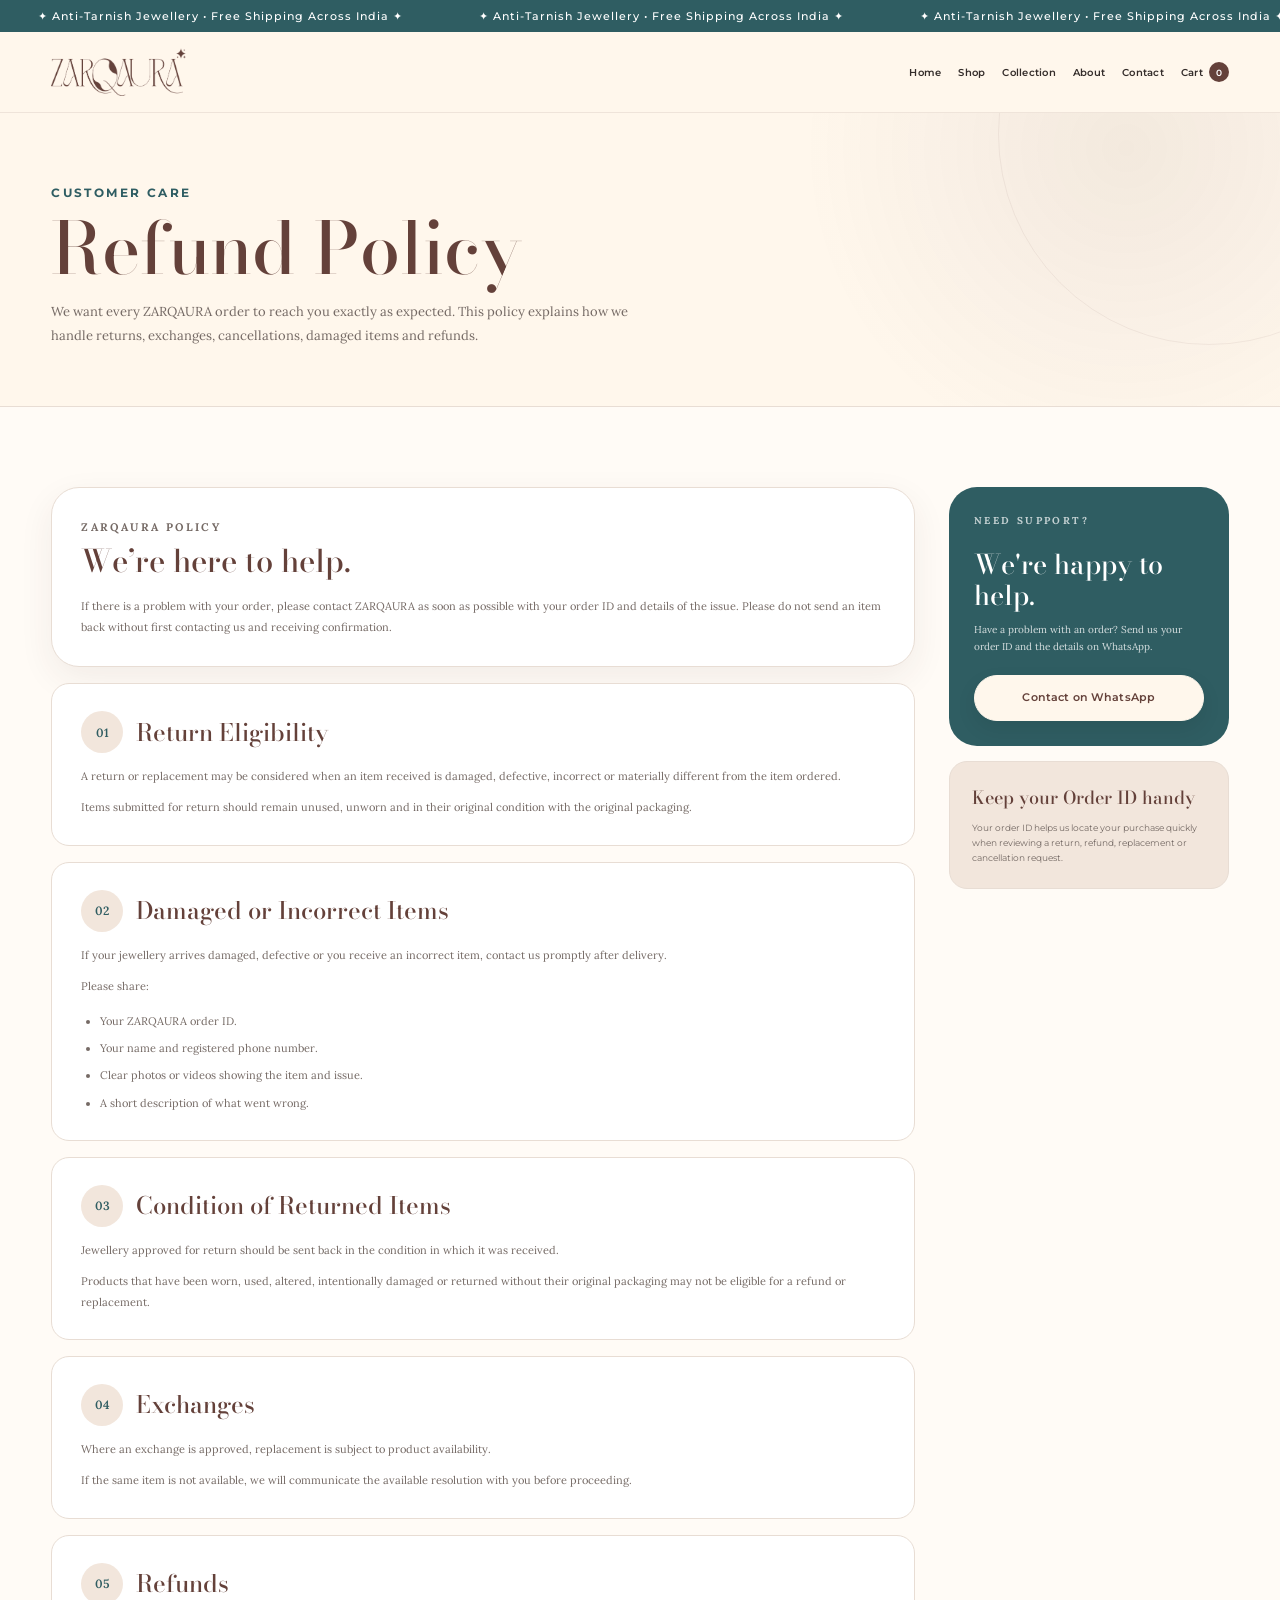
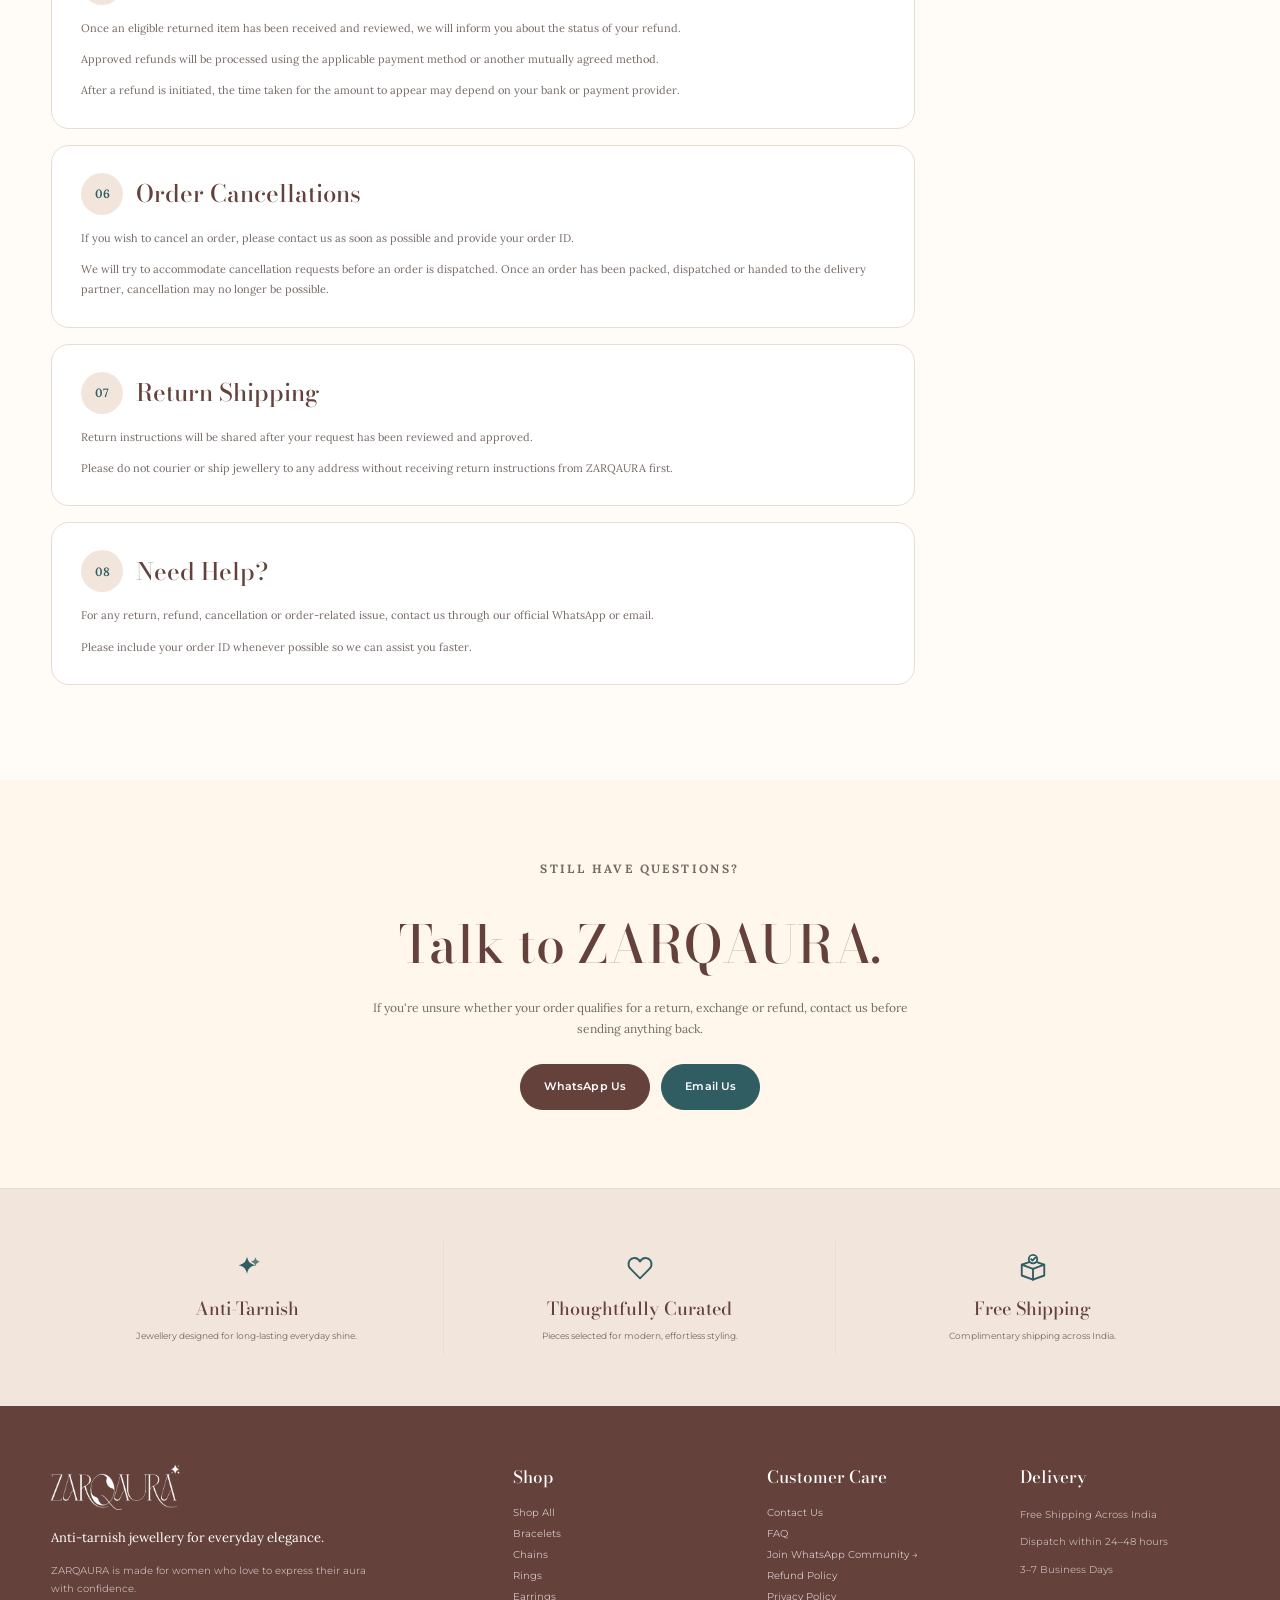
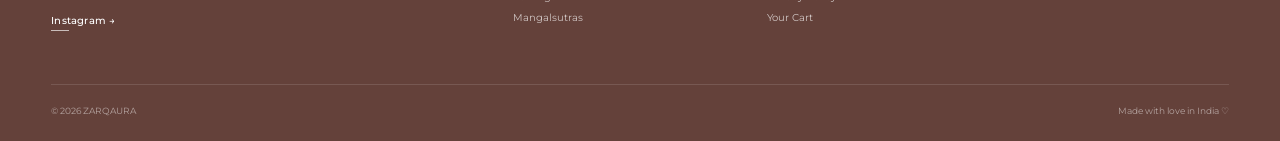
<file: refund.html>
<!DOCTYPE html>
<html lang="en">

<head>

    <meta charset="UTF-8">

    <meta
        name="viewport"
        content="width=device-width, initial-scale=1.0"
    >

    <title>
        Refund Policy | ZARQAURA
    </title>

    <meta
        name="description"
        content="Read the ZARQAURA refund, return, exchange and cancellation policy."
    >

    <link
        rel="icon"
        href="assets/images/branding/favicon.png"
        type="image/png"
    >

    <link
        rel="stylesheet"
        href="assets/css/styles.css"
    >


    <style>

        /* =========================================================
           REFUND POLICY PAGE
        ========================================================= */

        .refund-page {

            overflow:
                hidden;

        }



        /* =========================================================
           HERO
        ========================================================= */

        .refund-hero {

            position:
                relative;

            padding:
                72px 0 58px;

            overflow:
                hidden;

            border-bottom:
                1px solid
                var(--border);

            background:

                radial-gradient(
                    circle at 88% 12%,
                    rgba(
                        100,
                        65,
                        58,
                        0.08
                    ),
                    transparent 28%
                ),

                var(--cream);

        }


        .refund-hero::after {

            content:
                "";

            position:
                absolute;

            top:
                -190px;

            right:
                -140px;

            width:
                420px;

            height:
                420px;

            border:
                1px solid
                rgba(
                    100,
                    65,
                    58,
                    0.07
                );

            border-radius:
                50%;

            pointer-events:
                none;

        }


        .refund-hero-content {

            position:
                relative;

            z-index:
                2;

            max-width:
                760px;

        }


        .refund-hero h1 {

            margin:
                4px 0 16px;

            font-size:
                clamp(
                    48px,
                    6vw,
                    72px
                );

            font-weight:
                500;

            line-height:
                1;

        }


        .refund-hero-description {

            max-width:
                620px;

            margin:
                0;

            color:
                var(--text-soft);

            font-family:
                "Lora",
                Georgia,
                serif;

            font-size:
                13px;

            line-height:
                1.85;

        }



        /* =========================================================
           POLICY SECTION
        ========================================================= */

        .refund-policy {

            padding:
                80px 0 95px;

            background:
                var(--cream-light);

        }


        .refund-layout {

            display:
                grid;

            grid-template-columns:
                minmax(0, 1fr)
                280px;

            align-items:
                start;

            gap:
                34px;

        }



        /* =========================================================
           POLICY CONTENT
        ========================================================= */

        .refund-content {

            display:
                grid;

            gap:
                16px;

        }


        .refund-intro {

            padding:
                29px;

            border:
                1px solid
                var(--border);

            border-radius:
                var(--radius-large);

            background:
                var(--white);

            box-shadow:
                var(--shadow-small);

        }


        .refund-intro h2 {

            margin:
                0 0 12px;

            font-size:
                31px;

            font-weight:
                500;

        }


        .refund-intro p {

            margin:
                0;

            color:
                var(--text-soft);

            font-family:
                "Lora",
                Georgia,
                serif;

            font-size:
                11px;

            line-height:
                1.85;

        }



        /* =========================================================
           POLICY CARDS
        ========================================================= */

        .refund-card {

            padding:
                27px 29px;

            border:
                1px solid
                var(--border);

            border-radius:
                var(--radius);

            background:
                var(--white);

            transition:
                border-color 0.3s ease,
                box-shadow 0.3s ease;

        }


        .refund-card:hover {

            border-color:
                rgba(
                    47,
                    93,
                    98,
                    0.20
                );

            box-shadow:
                var(--shadow-small);

        }


        .refund-card-header {

            display:
                grid;

            grid-template-columns:
                42px 1fr;

            align-items:
                center;

            gap:
                13px;

            margin-bottom:
                13px;

        }


        .refund-card-number {

            width:
                42px;

            height:
                42px;

            display:
                grid;

            place-items:
                center;

            border-radius:
                50%;

            background:
                var(--background-soft);

            color:
                var(--teal);

            font-family:
                "Lora",
                Georgia,
                serif;

            font-size:
                12px;

            font-weight:
                600;

        }


        .refund-card h2 {

            margin:
                0;

            font-size:
                24px;

            font-weight:
                500;

        }


        .refund-card p {

            margin:
                0 0 11px;

            color:
                var(--text-soft);

            font-family:
                "Lora",
                Georgia,
                serif;

            font-size:
                11px;

            line-height:
                1.85;

        }


        .refund-card p:last-child {

            margin-bottom:
                0;

        }


        .refund-card ul {

            margin:
                14px 0 0;

            padding-left:
                19px;

            color:
                var(--text-soft);

            font-family:
                "Lora",
                Georgia,
                serif;

            font-size:
                11px;

            line-height:
                1.85;

        }


        .refund-card li {

            margin-bottom:
                7px;

        }


        .refund-card li:last-child {

            margin-bottom:
                0;

        }



        /* =========================================================
           SIDE PANEL
        ========================================================= */

        .refund-side {

            position:
                sticky;

            top:
                105px;

            display:
                grid;

            gap:
                15px;

        }


        .refund-help {

            padding:
                25px;

            border-radius:
                var(--radius-large);

            background:
                var(--teal);

            color:
                var(--white);

        }


        .refund-help .zq-eyebrow {

            color:
                rgba(
                    255,
                    255,
                    255,
                    0.72
                );

        }


        .refund-help h2 {

            margin:
                5px 0 10px;

            color:
                var(--white);

            font-size:
                27px;

            font-weight:
                500;

            line-height:
                1.15;

        }


        .refund-help p {

            margin:
                0 0 19px;

            color:
                rgba(
                    255,
                    255,
                    255,
                    0.80
                );

            font-family:
                "Lora",
                Georgia,
                serif;

            font-size:
                10px;

            line-height:
                1.75;

        }


        .refund-help .zq-btn {

            width:
                100%;

        }



        /* =========================================================
           ORDER INFO
        ========================================================= */

        .refund-order-info {

            padding:
                22px;

            border:
                1px solid
                var(--border);

            border-radius:
                var(--radius);

            background:
                var(--background-soft);

        }


        .refund-order-info h3 {

            margin:
                0 0 9px;

            font-size:
                18px;

            font-weight:
                500;

        }


        .refund-order-info p {

            margin:
                0;

            color:
                var(--text-soft);

            font-size:
                9px;

            line-height:
                1.7;

        }



        /* =========================================================
           CONTACT SECTION
        ========================================================= */

        .refund-contact {

            padding:
                78px 0;

            background:
                var(--cream);

            text-align:
                center;

        }


        .refund-contact-inner {

            max-width:
                720px;

            margin:
                0 auto;

        }


        .refund-contact h2 {

            margin:
                4px 0 13px;

            font-size:
                clamp(
                    36px,
                    5vw,
                    52px
                );

            font-weight:
                500;

        }


        .refund-contact p {

            max-width:
                570px;

            margin:
                0 auto 24px;

            color:
                var(--text-soft);

            font-family:
                "Lora",
                Georgia,
                serif;

            font-size:
                12px;

            line-height:
                1.8;

        }


        .refund-contact-actions {

            display:
                flex;

            align-items:
                center;

            justify-content:
                center;

            flex-wrap:
                wrap;

            gap:
                11px;

        }



        /* =========================================================
           BENEFITS
        ========================================================= */

        .refund-benefits {

            padding:
                52px 0;

            border-top:
                1px solid
                var(--border);

            background:
                var(--background-soft);

        }


        .refund-benefits-grid {

            display:
                grid;

            grid-template-columns:
                repeat(
                    3,
                    1fr
                );

        }


        .refund-benefit {

            padding:
                10px 30px;

            border-right:
                1px solid
                var(--border);

            text-align:
                center;

        }


        .refund-benefit:last-child {

            border-right:
                0;

        }


        .refund-benefit-icon {

            min-height:
                34px;

            display:
                flex;

            align-items:
                center;

            justify-content:
                center;

            margin-bottom:
                10px;

            color:
                var(--teal);

        }


        .refund-benefit h3 {

            margin:
                0;

            font-size:
                18px;

            font-weight:
                500;

        }


        .refund-benefit p {

            max-width:
                240px;

            margin:
                7px auto 0;

            color:
                var(--text-soft);

            font-size:
                9px;

            line-height:
                1.65;

        }



        /* =========================================================
           TABLET
        ========================================================= */

        @media (max-width: 950px) {

            .refund-layout {

                grid-template-columns:
                    1fr;

            }


            .refund-side {

                position:
                    static;

                width:
                    100%;

                grid-template-columns:
                    repeat(
                        2,
                        1fr
                    );

            }

        }



        /* =========================================================
           MOBILE
        ========================================================= */

        @media (max-width: 650px) {

            .refund-hero {

                padding:
                    52px 0 42px;

            }


            .refund-policy {

                padding:
                    55px 0 70px;

            }


            .refund-side {

                grid-template-columns:
                    1fr;

            }


            .refund-card,
            .refund-intro {

                padding:
                    23px;

            }


            .refund-benefits-grid {

                grid-template-columns:
                    1fr;

            }


            .refund-benefit {

                padding:
                    22px 15px;

                border-right:
                    0;

                border-bottom:
                    1px solid
                    var(--border);

            }


            .refund-benefit:last-child {

                border-bottom:
                    0;

            }

        }



        /* =========================================================
           SMALL MOBILE
        ========================================================= */

        @media (max-width: 480px) {

            /*
               Header and footer intentionally excluded.
            */


            .refund-hero-content,
            .refund-intro,
            .refund-help,
            .refund-order-info,
            .refund-contact-inner,
            .refund-benefit {

                width:
                    100%;

                max-width:
                    100%;

                text-align:
                    center;

            }


            .refund-hero-description {

                max-width:
                    100%;

                margin-left:
                    auto;

                margin-right:
                    auto;

            }


            .refund-layout,
            .refund-content,
            .refund-side {

                width:
                    100%;

            }


            .refund-card {

                width:
                    100%;

                max-width:
                    100%;

            }


            .refund-card-header {

                grid-template-columns:
                    1fr;

                justify-items:
                    center;

                text-align:
                    center;

            }


            /*
               Policy paragraphs stay left-aligned
               for easier reading on mobile.
            */

            .refund-card > p,
            .refund-card ul {

                text-align:
                    left;

            }


            .refund-help .zq-btn {

                width:
                    100%;

            }


            .refund-contact-actions {

                width:
                    100%;

                flex-direction:
                    column;

            }


            .refund-contact-actions
            .zq-btn {

                width:
                    100%;

            }


            .refund-benefit-icon {

                justify-content:
                    center;

            }

        }

    </style>

</head>


<body>


    <!-- =========================================================
         SHARED HEADER
    ========================================================== -->

    <div data-site-header></div>



    <main class="refund-page">


        <!-- =====================================================
             HERO
        ====================================================== -->

        <section class="refund-hero">

            <div class="container">

                <div class="refund-hero-content">

                    <p class="zq-eyebrow">
                        CUSTOMER CARE
                    </p>


                    <h1>
                        Refund Policy
                    </h1>


                    <p class="refund-hero-description">

                        We want every ZARQAURA order to
                        reach you exactly as expected.
                        This policy explains how we handle
                        returns, exchanges, cancellations,
                        damaged items and refunds.

                    </p>

                </div>

            </div>

        </section>



        <!-- =====================================================
             POLICY
        ====================================================== -->

        <section class="refund-policy">

            <div class="container">

                <div class="refund-layout">


                    <!-- =========================================
                         POLICY CONTENT
                    ========================================== -->

                    <div class="refund-content">


                        <!-- INTRO -->

                        <div class="refund-intro">

                            <p class="zq-eyebrow">
                                ZARQAURA POLICY
                            </p>


                            <h2>
                                We’re here to help.
                            </h2>


                            <p>

                                If there is a problem with
                                your order, please contact
                                ZARQAURA as soon as possible
                                with your order ID and details
                                of the issue.

                                Please do not send an item
                                back without first contacting
                                us and receiving confirmation.

                            </p>

                        </div>



                        <!-- 01 -->

                        <article class="refund-card">

                            <div class="refund-card-header">

                                <div class="refund-card-number">
                                    01
                                </div>

                                <h2>
                                    Return Eligibility
                                </h2>

                            </div>


                            <p>

                                A return or replacement may
                                be considered when an item
                                received is damaged, defective,
                                incorrect or materially
                                different from the item ordered.

                            </p>


                            <p>

                                Items submitted for return
                                should remain unused, unworn
                                and in their original condition
                                with the original packaging.

                            </p>

                        </article>



                        <!-- 02 -->

                        <article class="refund-card">

                            <div class="refund-card-header">

                                <div class="refund-card-number">
                                    02
                                </div>

                                <h2>
                                    Damaged or Incorrect Items
                                </h2>

                            </div>


                            <p>

                                If your jewellery arrives
                                damaged, defective or you
                                receive an incorrect item,
                                contact us promptly after
                                delivery.

                            </p>


                            <p>
                                Please share:
                            </p>


                            <ul>

                                <li>
                                    Your ZARQAURA order ID.
                                </li>

                                <li>
                                    Your name and registered
                                    phone number.
                                </li>

                                <li>
                                    Clear photos or videos
                                    showing the item and issue.
                                </li>

                                <li>
                                    A short description of
                                    what went wrong.
                                </li>

                            </ul>

                        </article>



                        <!-- 03 -->

                        <article class="refund-card">

                            <div class="refund-card-header">

                                <div class="refund-card-number">
                                    03
                                </div>

                                <h2>
                                    Condition of Returned Items
                                </h2>

                            </div>


                            <p>

                                Jewellery approved for return
                                should be sent back in the
                                condition in which it was
                                received.

                            </p>


                            <p>

                                Products that have been worn,
                                used, altered, intentionally
                                damaged or returned without
                                their original packaging may
                                not be eligible for a refund
                                or replacement.

                            </p>

                        </article>



                        <!-- 04 -->

                        <article class="refund-card">

                            <div class="refund-card-header">

                                <div class="refund-card-number">
                                    04
                                </div>

                                <h2>
                                    Exchanges
                                </h2>

                            </div>


                            <p>

                                Where an exchange is approved,
                                replacement is subject to
                                product availability.

                            </p>


                            <p>

                                If the same item is not
                                available, we will communicate
                                the available resolution with
                                you before proceeding.

                            </p>

                        </article>



                        <!-- 05 -->

                        <article class="refund-card">

                            <div class="refund-card-header">

                                <div class="refund-card-number">
                                    05
                                </div>

                                <h2>
                                    Refunds
                                </h2>

                            </div>


                            <p>

                                Once an eligible returned item
                                has been received and reviewed,
                                we will inform you about the
                                status of your refund.

                            </p>


                            <p>

                                Approved refunds will be
                                processed using the applicable
                                payment method or another
                                mutually agreed method.

                            </p>


                            <p>

                                After a refund is initiated,
                                the time taken for the amount
                                to appear may depend on your
                                bank or payment provider.

                            </p>

                        </article>



                        <!-- 06 -->

                        <article class="refund-card">

                            <div class="refund-card-header">

                                <div class="refund-card-number">
                                    06
                                </div>

                                <h2>
                                    Order Cancellations
                                </h2>

                            </div>


                            <p>

                                If you wish to cancel an
                                order, please contact us as
                                soon as possible and provide
                                your order ID.

                            </p>


                            <p>

                                We will try to accommodate
                                cancellation requests before
                                an order is dispatched.

                                Once an order has been packed,
                                dispatched or handed to the
                                delivery partner, cancellation
                                may no longer be possible.

                            </p>

                        </article>



                        <!-- 07 -->

                        <article class="refund-card">

                            <div class="refund-card-header">

                                <div class="refund-card-number">
                                    07
                                </div>

                                <h2>
                                    Return Shipping
                                </h2>

                            </div>


                            <p>

                                Return instructions will be
                                shared after your request has
                                been reviewed and approved.

                            </p>


                            <p>

                                Please do not courier or ship
                                jewellery to any address
                                without receiving return
                                instructions from ZARQAURA
                                first.

                            </p>

                        </article>



                        <!-- 08 -->

                        <article class="refund-card">

                            <div class="refund-card-header">

                                <div class="refund-card-number">
                                    08
                                </div>

                                <h2>
                                    Need Help?
                                </h2>

                            </div>


                            <p>

                                For any return, refund,
                                cancellation or order-related
                                issue, contact us through our
                                official WhatsApp or email.

                            </p>


                            <p>

                                Please include your order ID
                                whenever possible so we can
                                assist you faster.

                            </p>

                        </article>


                    </div>



                    <!-- =========================================
                         SIDE
                    ========================================== -->

                    <aside class="refund-side">


                        <div class="refund-help">

                            <p class="zq-eyebrow">
                                NEED SUPPORT?
                            </p>


                            <h2>
                                We're happy to help.
                            </h2>


                            <p>

                                Have a problem with an order?
                                Send us your order ID and the
                                details on WhatsApp.

                            </p>


                            <a
                                href="#"
                                target="_blank"
                                rel="noopener noreferrer"
                                class="zq-btn zq-btn-light"
                                data-refund-whatsapp
                            >
                                Contact on WhatsApp
                            </a>

                        </div>



                        <div class="refund-order-info">

                            <h3>
                                Keep your Order ID handy
                            </h3>


                            <p>

                                Your order ID helps us locate
                                your purchase quickly when
                                reviewing a return, refund,
                                replacement or cancellation
                                request.

                            </p>

                        </div>


                    </aside>


                </div>

            </div>

        </section>



        <!-- =====================================================
             CONTACT
        ====================================================== -->

        <section class="refund-contact">

            <div
                class="container refund-contact-inner"
            >

                <p class="zq-eyebrow">
                    STILL HAVE QUESTIONS?
                </p>


                <h2>
                    Talk to ZARQAURA.
                </h2>


                <p>

                    If you're unsure whether your order
                    qualifies for a return, exchange or
                    refund, contact us before sending
                    anything back.

                </p>


                <div class="refund-contact-actions">

                    <a
                        href="#"
                        target="_blank"
                        rel="noopener noreferrer"
                        class="zq-btn zq-btn-primary"
                        data-refund-whatsapp
                    >
                        WhatsApp Us
                    </a>


                    <a
                        href="#"
                        class="zq-btn zq-btn-outline"
                        data-refund-email
                    >
                        Email Us
                    </a>

                </div>

            </div>

        </section>



        <!-- =====================================================
             BENEFITS
        ====================================================== -->

        <section class="refund-benefits">

            <div class="container">

                <div class="refund-benefits-grid">


                    <!-- ANTI-TARNISH -->

                    <div class="refund-benefit">

                        <div class="refund-benefit-icon">

                            <svg
                                width="30"
                                height="30"
                                viewBox="0 0 64 64"
                                fill="none"
                                xmlns="http://www.w3.org/2000/svg"
                                aria-hidden="true"
                            >

                                <path
                                    d="M32 8 C34.5 19 39 23.5 50 26 C39 28.5 34.5 33 32 44 C29.5 33 25 28.5 14 26 C25 23.5 29.5 19 32 8Z"
                                    fill="#2F5D62"
                                />

                                <path
                                    d="M50 9 C51.5 14.5 54 17 59.5 18.5 C54 20 51.5 22.5 50 28 C48.5 22.5 46 20 40.5 18.5 C46 17 48.5 14.5 50 9Z"
                                    fill="#2F5D62"
                                    opacity="0.75"
                                />

                            </svg>

                        </div>


                        <h3>
                            Anti-Tarnish
                        </h3>


                        <p>
                            Jewellery designed for
                            long-lasting everyday shine.
                        </p>

                    </div>



                    <!-- CURATED -->

                    <div class="refund-benefit">

                        <div class="refund-benefit-icon">

                            <svg
                                width="30"
                                height="30"
                                viewBox="0 0 64 64"
                                fill="none"
                                xmlns="http://www.w3.org/2000/svg"
                                aria-hidden="true"
                            >

                                <path
                                    d="M32 54 L12 34 C4 26 7 13 18 11 C24 10 29 13 32 18 C35 13 40 10 46 11 C57 13 60 26 52 34 L32 54Z"
                                    stroke="#2F5D62"
                                    stroke-width="4"
                                    stroke-linecap="round"
                                    stroke-linejoin="round"
                                />

                            </svg>

                        </div>


                        <h3>
                            Thoughtfully Curated
                        </h3>


                        <p>
                            Pieces selected for modern,
                            effortless styling.
                        </p>

                    </div>



                    <!-- SHIPPING -->

                    <div class="refund-benefit">

                        <div class="refund-benefit-icon">

                            <svg
                                width="30"
                                height="30"
                                viewBox="0 0 64 64"
                                fill="none"
                                xmlns="http://www.w3.org/2000/svg"
                                aria-hidden="true"
                            >

                                <g
                                    stroke="#2F5D62"
                                    stroke-width="4"
                                    stroke-linecap="round"
                                    stroke-linejoin="round"
                                >

                                    <path
                                        d="M8 25L32 17L56 25L32 34L8 25Z"
                                    />

                                    <path
                                        d="M8 25V48L32 57L56 48V25"
                                    />

                                    <path
                                        d="M32 34V57"
                                    />

                                    <circle
                                        cx="32"
                                        cy="13"
                                        r="9"
                                        fill="#FFF7EC"
                                    />

                                    <path
                                        d="M28 13L31 16L37 10"
                                    />

                                </g>

                            </svg>

                        </div>


                        <h3>
                            Free Shipping
                        </h3>


                        <p>
                            Complimentary shipping
                            across India.
                        </p>

                    </div>


                </div>

            </div>

        </section>


    </main>



    <!-- =========================================================
         SHARED FOOTER
    ========================================================== -->

    <div data-site-footer></div>



    <!-- =========================================================
         DATA + GLOBAL JS
    ========================================================== -->

    <script src="assets/data/site-config.js"></script>

    <script src="assets/data/products.js"></script>

    <script src="assets/js/app.js"></script>



    <!-- =========================================================
         REFUND CONTACT LINKS
    ========================================================== -->

    <script>

        document.addEventListener(
            "DOMContentLoaded",
            () => {


                /* =============================================
                   WHATSAPP
                ============================================== */

                const whatsappNumber =
                    String(
                        window.SITE_CONFIG
                            ?.whatsappNumber || ""
                    ).replace(
                        /\D/g,
                        ""
                    );


                const whatsappMessage =
                    "Hi ZARQAURA, I need help regarding a return, refund or order issue.";


                document
                    .querySelectorAll(
                        "[data-refund-whatsapp]"
                    )
                    .forEach(
                        link => {

                            if (
                                whatsappNumber
                            ) {

                                link.href =
                                    `https://wa.me/${whatsappNumber}?text=${encodeURIComponent(whatsappMessage)}`;

                            }

                        }
                    );



                /* =============================================
                   EMAIL
                ============================================== */

                const email =
                    String(
                        window.SITE_CONFIG
                            ?.email || ""
                    ).trim();


                document
                    .querySelectorAll(
                        "[data-refund-email]"
                    )
                    .forEach(
                        link => {

                            if (
                                email
                            ) {

                                link.href =
                                    `mailto:${email}?subject=${encodeURIComponent("ZARQAURA Refund / Order Support")}`;

                            }

                        }
                    );


            }
        );

    </script>


</body>

</html>
</file>
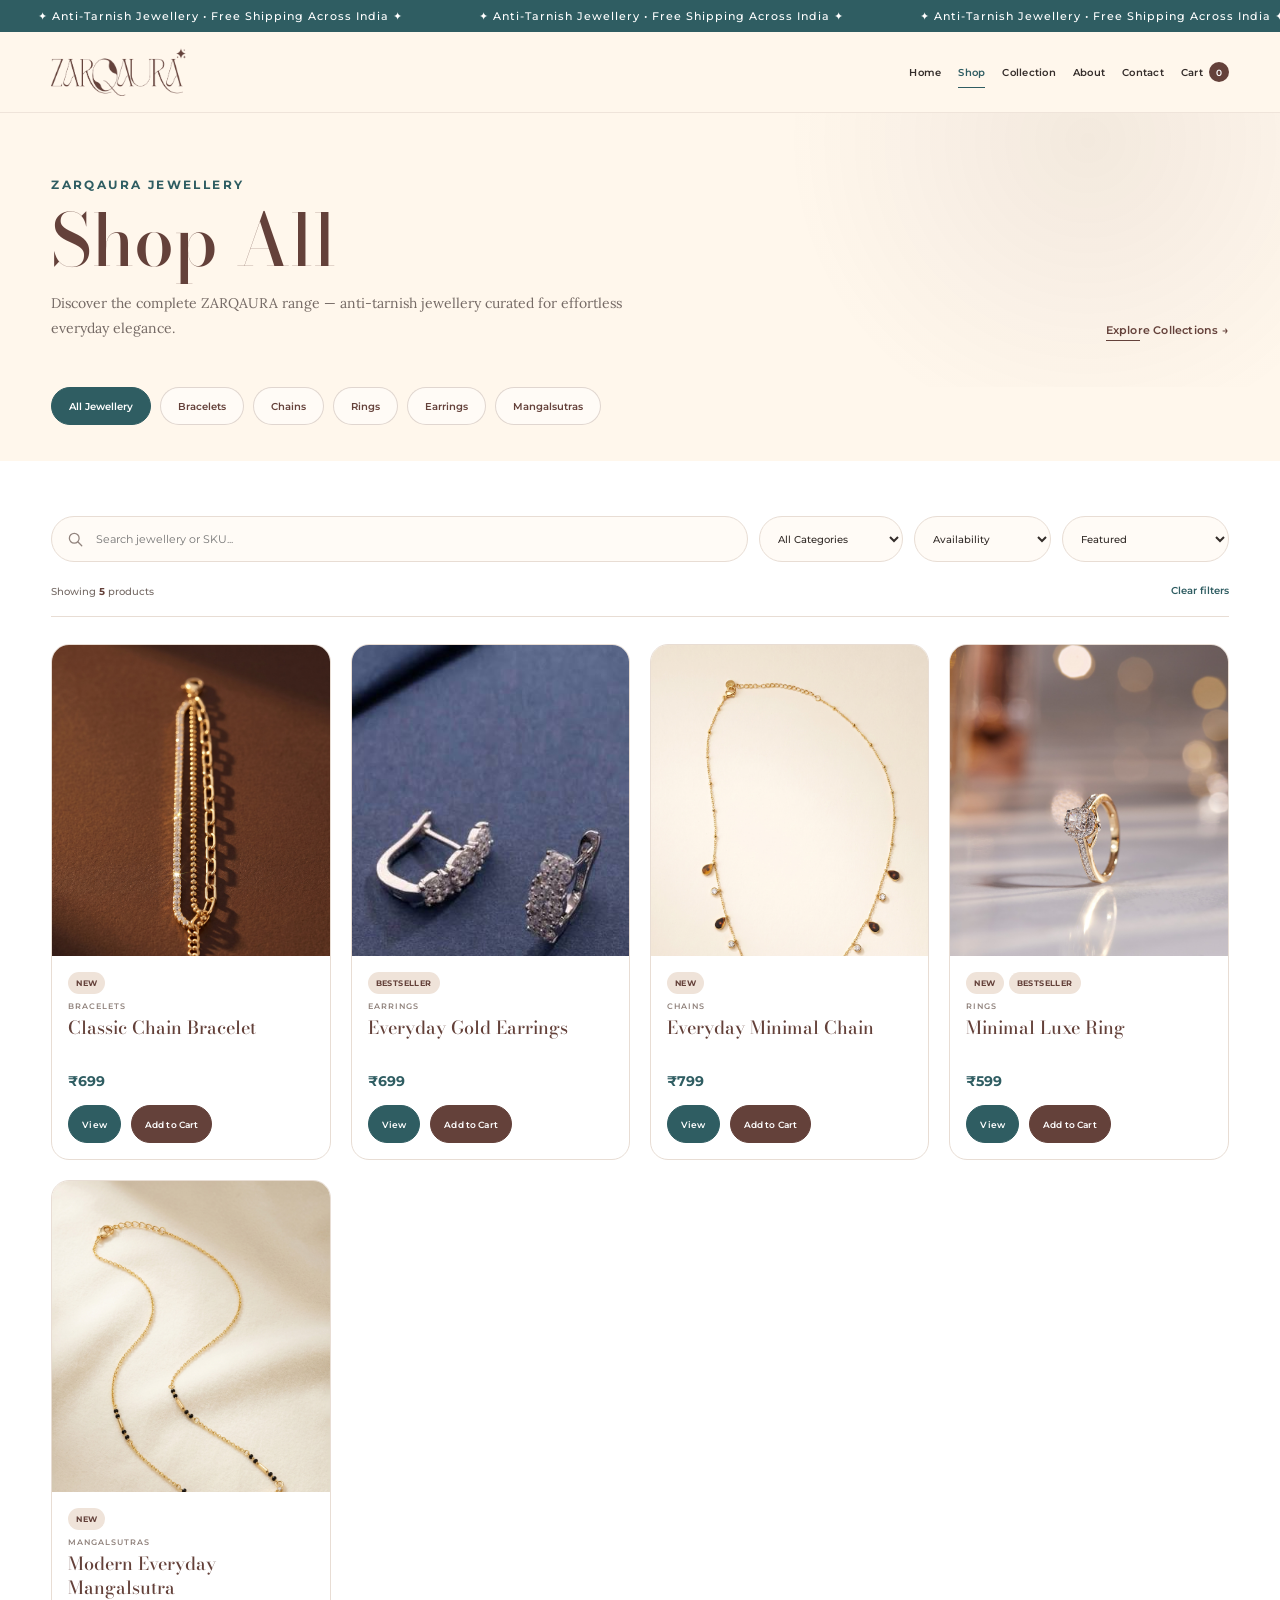
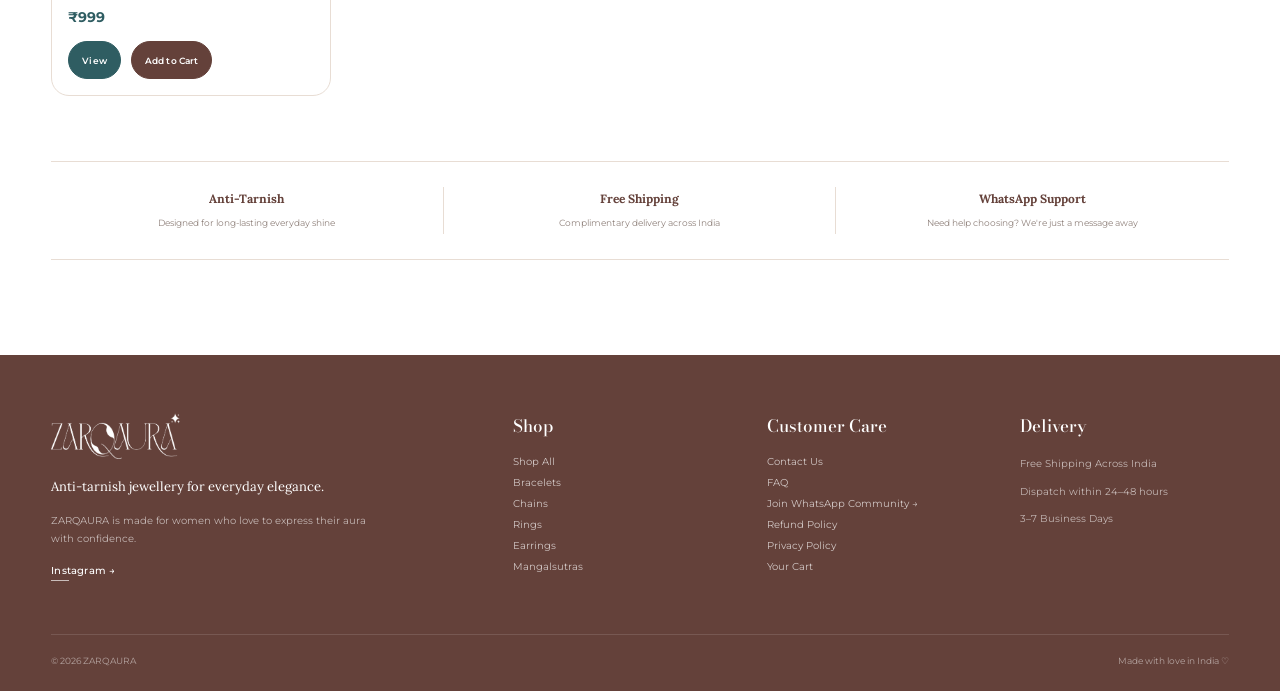
<file: shop.html>
<!DOCTYPE html>
<html lang="en">

<head>

    <meta charset="UTF-8">

    <meta
        name="viewport"
        content="width=device-width, initial-scale=1.0"
    >

    <title>
        Shop Jewellery | ZARQAURA
    </title>

    <meta
        name="description"
        content="Shop ZARQAURA anti-tarnish jewellery including bracelets, chains, rings, earrings and mangalsutras."
    >

    <!-- Favicon -->
    <link
        rel="icon"
        href="assets/images/branding/favicon.png"
        type="image/png"
    >

    <!-- Main stylesheet -->
    <link
        rel="stylesheet"
        href="assets/css/styles.css"
    >


    <!-- =========================================================
         SHOP PAGE ONLY
    ========================================================== -->

    <style>

        /* =====================================================
           SHOP HERO
        ====================================================== */

        .shop-hero {

            padding:
                64px 0 46px;

            background:

                radial-gradient(
                    circle at 85% 10%,
                    rgba(100, 65, 58, 0.08),
                    transparent 27%
                ),

                var(--cream);

        }


        .shop-hero-inner {

            display:
                flex;

            align-items:
                flex-end;

            justify-content:
                space-between;

            gap:
                35px;

        }


        .shop-hero-content {

            max-width:
                680px;

        }


        .shop-hero h1 {

            margin:
                4px 0 15px;

            font-size:
                clamp(
                    46px,
                    6vw,
                    72px
                );

            font-weight:
                500;

            line-height:
                1;

        }


        .shop-hero-description {

            max-width:
                600px;

            margin:
                0;

            color:
                var(--text-soft);

            font-family:
                "Lora",
                Georgia,
                serif;

            font-size:
                14px;

            line-height:
                1.8;

        }


        .shop-collection-link {

            flex:
                0 0 auto;

        }



        /* =====================================================
           CATEGORY QUICK LINKS
        ====================================================== */

        .shop-categories {

            padding:
                0 0 36px;

            background:
                var(--cream);

        }


        .shop-category-list {

            display:
                flex;

            align-items:
                center;

            flex-wrap:
                wrap;

            gap:
                9px;

        }


        .shop-category-chip {

            display:
                inline-flex;

            align-items:
                center;

            justify-content:
                center;

            min-height:
                38px;

            padding:
                0 17px;

            border:
                1px solid
                rgba(
                    100,
                    65,
                    58,
                    0.20
                );

            border-radius:
                999px;

            background:
                rgba(
                    255,
                    255,
                    255,
                    0.5
                );

            color:
                var(--brown);

            font-size:
                10px;

            font-weight:
                600;

            transition:
                background-color 0.3s ease,
                border-color 0.3s ease,
                color 0.3s ease,
                transform 0.3s ease;

        }


        .shop-category-chip:hover {

            transform:
                translateY(-2px);

            border-color:
                var(--brown);

            background:
                var(--brown);

            color:
                var(--white);

        }


        .shop-category-chip.active {

            border-color:
                var(--teal);

            background:
                var(--teal);

            color:
                var(--white);

        }



        /* =====================================================
           SHOP CONTENT
        ====================================================== */

        .shop-section {

            padding:
                55px 0 95px;

            background:
                var(--white);

        }



        /* =====================================================
           SHOP TOOLBAR
        ====================================================== */

        .shop-toolbar {

            display:
                grid;

            grid-template-columns:
                minmax(240px, 1fr)
                auto
                auto
                auto;

            gap:
                11px;

            align-items:
                center;

            margin-bottom:
                22px;

        }


        .shop-search-wrap {

            position:
                relative;

        }


        .shop-search-icon {

            position:
                absolute;

            top:
                50%;

            left:
                15px;

            width:
                18px;

            height:
                18px;

            color:
                var(--text-light);

            transform:
                translateY(-50%);

            pointer-events:
                none;

        }


        .shop-search {

            width:
                100%;

            min-height:
                46px;

            padding:
                0 15px 0 44px;

            border:
                1px solid
                var(--border);

            border-radius:
                999px;

            outline:
                none;

            background:
                var(--cream-light);

            color:
                var(--text);

            font-size:
                11px;

            transition:
                border-color 0.25s ease,
                box-shadow 0.25s ease,
                background-color 0.25s ease;

        }


        .shop-search:focus {

            border-color:
                var(--teal);

            background:
                var(--white);

            box-shadow:
                0 0 0 3px
                rgba(
                    47,
                    93,
                    98,
                    0.07
                );

        }


        .shop-select {

            min-height:
                46px;

            padding:
                0 38px 0 14px;

            border:
                1px solid
                var(--border);

            border-radius:
                999px;

            outline:
                none;

            background:
                var(--cream-light);

            color:
                var(--text);

            font-size:
                10px;

            font-weight:
                500;

            cursor:
                pointer;

        }


        .shop-select:focus {

            border-color:
                var(--teal);

        }



        /* =====================================================
           RESULTS BAR
        ====================================================== */

        .shop-results-bar {

            display:
                flex;

            align-items:
                center;

            justify-content:
                space-between;

            gap:
                20px;

            margin-bottom:
                27px;

            padding-bottom:
                18px;

            border-bottom:
                1px solid
                var(--border);

        }


        .shop-results-count {

            margin:
                0;

            color:
                var(--text-soft);

            font-size:
                10px;

            font-weight:
                500;

        }


        .shop-results-count strong {

            color:
                var(--brown);

        }


        .shop-clear {

            padding:
                0;

            border:
                0;

            border-bottom:
                1px solid
                transparent;

            background:
                transparent;

            color:
                var(--teal);

            font-size:
                10px;

            font-weight:
                600;

            cursor:
                pointer;

            transition:
                border-color 0.25s ease,
                opacity 0.25s ease;

        }


        .shop-clear:hover {

            border-color:
                var(--teal);

        }



        /* =====================================================
           EMPTY STATE
        ====================================================== */

        .shop-empty {

            grid-column:
                1 / -1;

            padding:
                70px 25px;

            border:
                1px dashed
                #D9C6BA;

            border-radius:
                var(--radius);

            background:
                var(--cream-light);

            text-align:
                center;

        }


        .shop-empty-icon {

            display:
                block;

            margin-bottom:
                15px;

            color:
                var(--teal);

            font-size:
                30px;

        }


        .shop-empty h3 {

            margin-bottom:
                8px;

            font-size:
                25px;

            font-weight:
                500;

        }


        .shop-empty p {

            margin:
                0 auto 22px;

            max-width:
                430px;

            color:
                var(--text-soft);

            font-size:
                11px;

            line-height:
                1.7;

        }



        /* =====================================================
           SHOP NOTE
        ====================================================== */

        .shop-note {

            display:
                grid;

            grid-template-columns:
                repeat(3, 1fr);

            gap:
                0;

            margin-top:
                65px;

            padding:
                25px 0;

            border-top:
                1px solid
                var(--border);

            border-bottom:
                1px solid
                var(--border);

        }


        .shop-note-item {

            padding:
                4px 28px;

            border-right:
                1px solid
                var(--border);

            text-align:
                center;

        }


        .shop-note-item:last-child {

            border-right:
                0;

        }


        .shop-note-item strong {

            display:
                block;

            margin-bottom:
                5px;

            color:
                var(--brown);

            font-family:
                "Lora",
                Georgia,
                serif;

            font-size:
                12px;

        }


        .shop-note-item span {

            color:
                var(--text-light);

            font-size:
                9px;

            line-height:
                1.5;

        }



        /* =====================================================
           TABLET
        ====================================================== */

        @media (max-width: 950px) {

            .shop-toolbar {

                grid-template-columns:
                    1fr 1fr;

            }


            .shop-search-wrap {

                grid-column:
                    1 / -1;

            }

        }



        /* =====================================================
           MOBILE
        ====================================================== */

        @media (max-width: 650px) {

            .shop-hero {

                padding:
                    48px 0 35px;

            }


            .shop-hero-inner {

                flex-direction:
                    column;

                align-items:
                    flex-start;

            }


            .shop-hero h1 {

                font-size:
                    48px;

            }


            .shop-categories {

                padding-bottom:
                    28px;

            }


            .shop-category-list {

                flex-wrap:
                    nowrap;

                overflow-x:
                    auto;

                padding-bottom:
                    5px;

                scrollbar-width:
                    none;

            }


            .shop-category-list::-webkit-scrollbar {

                display:
                    none;

            }


            .shop-category-chip {

                flex:
                    0 0 auto;

            }


            .shop-section {

                padding:
                    42px 0 70px;

            }


            .shop-toolbar {

                grid-template-columns:
                    1fr;

            }


            .shop-search-wrap {

                grid-column:
                    auto;

            }


            .shop-select {

                width:
                    100%;

            }


            .shop-results-bar {

                margin-bottom:
                    21px;

            }


            .shop-note {

                grid-template-columns:
                    1fr;

            }


            .shop-note-item {

                padding:
                    17px;

                border-right:
                    0;

                border-bottom:
                    1px solid
                    var(--border);

            }


            .shop-note-item:last-child {

                border-bottom:
                    0;

            }

        }

    </style>

</head>


<body>


    <!-- =========================================================
         SHARED HEADER
    ========================================================== -->

    <div data-site-header></div>



    <main>


        <!-- =====================================================
             SHOP HERO
        ====================================================== -->

        <section class="shop-hero">

            <div
                class="container shop-hero-inner"
            >


                <div class="shop-hero-content">

                    <p class="zq-eyebrow">
                        ZARQAURA JEWELLERY
                    </p>


                    <h1>
                        Shop All
                    </h1>


                    <p class="shop-hero-description">

                        Discover the complete ZARQAURA range —
                        anti-tarnish jewellery curated for
                        effortless everyday elegance.

                    </p>

                </div>



                <!-- Separate Collections page -->

                <div class="shop-collection-link">

                    <a
                        href="collections.html"
                        class="zq-text-link"
                    >
                        Explore Collections →
                    </a>

                </div>


            </div>

        </section>



        <!-- =====================================================
             QUICK CATEGORY FILTERS
        ====================================================== -->

        <section class="shop-categories">

            <div class="container">

                <div
                    class="shop-category-list"
                    data-category-chips
                >

                    <button
                        type="button"
                        class="shop-category-chip active"
                        data-category-chip="all"
                    >
                        All Jewellery
                    </button>


                    <button
                        type="button"
                        class="shop-category-chip"
                        data-category-chip="bracelets"
                    >
                        Bracelets
                    </button>


                    <button
                        type="button"
                        class="shop-category-chip"
                        data-category-chip="chains"
                    >
                        Chains
                    </button>


                    <button
                        type="button"
                        class="shop-category-chip"
                        data-category-chip="rings"
                    >
                        Rings
                    </button>


                    <button
                        type="button"
                        class="shop-category-chip"
                        data-category-chip="earrings"
                    >
                        Earrings
                    </button>


                    <button
                        type="button"
                        class="shop-category-chip"
                        data-category-chip="mangalsutras"
                    >
                        Mangalsutras
                    </button>

                </div>

            </div>

        </section>



        <!-- =====================================================
             SHOP PRODUCTS
        ====================================================== -->

        <section class="shop-section">

            <div class="container">


                <!-- =============================================
                     SEARCH / FILTER / SORT
                ============================================== -->

                <div class="shop-toolbar">


                    <!-- Search -->

                    <div class="shop-search-wrap">

                        <svg
                            class="shop-search-icon"
                            viewBox="0 0 24 24"
                            fill="none"
                            xmlns="http://www.w3.org/2000/svg"
                            aria-hidden="true"
                        >

                            <circle
                                cx="11"
                                cy="11"
                                r="6.5"
                                stroke="currentColor"
                                stroke-width="1.7"
                            />

                            <path
                                d="M16 16L21 21"
                                stroke="currentColor"
                                stroke-width="1.7"
                                stroke-linecap="round"
                            />

                        </svg>


                        <input
                            type="search"
                            class="shop-search"
                            data-shop-search
                            placeholder="Search jewellery or SKU..."
                            autocomplete="off"
                        >

                    </div>



                    <!-- Category -->

                    <select
                        class="shop-select"
                        data-shop-category
                        aria-label="Filter by category"
                    >

                        <option value="all">
                            All Categories
                        </option>

                        <option value="bracelets">
                            Bracelets
                        </option>

                        <option value="chains">
                            Chains
                        </option>

                        <option value="rings">
                            Rings
                        </option>

                        <option value="earrings">
                            Earrings
                        </option>

                        <option value="mangalsutras">
                            Mangalsutras
                        </option>

                    </select>



                    <!-- Availability -->

                    <select
                        class="shop-select"
                        data-shop-stock
                        aria-label="Filter by availability"
                    >

                        <option value="all">
                            Availability
                        </option>

                        <option value="in-stock">
                            In Stock
                        </option>

                        <option value="out-of-stock">
                            Out of Stock
                        </option>

                    </select>



                    <!-- Sort -->

                    <select
                        class="shop-select"
                        data-shop-sort
                        aria-label="Sort products"
                    >

                        <option value="featured">
                            Featured
                        </option>

                        <option value="newest">
                            New Arrivals
                        </option>

                        <option value="price-low">
                            Price: Low to High
                        </option>

                        <option value="price-high">
                            Price: High to Low
                        </option>

                        <option value="name">
                            Name: A–Z
                        </option>

                    </select>


                </div>



                <!-- =============================================
                     RESULT COUNT
                ============================================== -->

                <div class="shop-results-bar">

                    <p class="shop-results-count">

                        Showing

                        <strong
                            data-result-count
                        >
                            0
                        </strong>

                        products

                    </p>


                    <button
                        type="button"
                        class="shop-clear"
                        data-clear-filters
                    >
                        Clear filters
                    </button>

                </div>



                <!-- =============================================
                     PRODUCT GRID
                ============================================== -->

                <div
                    class="product-grid"
                    data-shop-grid
                ></div>



                <!-- =============================================
                     SHOP SERVICE MESSAGE
                ============================================== -->

                <div class="shop-note">


                    <div class="shop-note-item">

                        <strong>
                            Anti-Tarnish
                        </strong>

                        <span>
                            Designed for long-lasting
                            everyday shine
                        </span>

                    </div>


                    <div class="shop-note-item">

                        <strong>
                            Free Shipping
                        </strong>

                        <span>
                            Complimentary delivery
                            across India
                        </span>

                    </div>


                    <div class="shop-note-item">

                        <strong>
                            WhatsApp Support
                        </strong>

                        <span>
                            Need help choosing?
                            We're just a message away
                        </span>

                    </div>


                </div>


            </div>

        </section>


    </main>



    <!-- =========================================================
         SHARED FOOTER
    ========================================================== -->

    <div data-site-footer></div>



    <!-- =========================================================
         PRODUCT DATA
    ========================================================== -->

    <script src="assets/data/site-config.js"></script>

    <script src="assets/data/products.js"></script>



    <!-- =========================================================
         GLOBAL WEBSITE
    ========================================================== -->

    <script src="assets/js/app.js"></script>



    <!-- =========================================================
         SHOP PAGE LOGIC
    ========================================================== -->

    <script>

        document.addEventListener(
            "DOMContentLoaded",
            () => {


                /* =============================================
                   ELEMENTS
                ============================================== */

                const productGrid =
                    document.querySelector(
                        "[data-shop-grid]"
                    );


                const searchInput =
                    document.querySelector(
                        "[data-shop-search]"
                    );


                const categorySelect =
                    document.querySelector(
                        "[data-shop-category]"
                    );


                const stockSelect =
                    document.querySelector(
                        "[data-shop-stock]"
                    );


                const sortSelect =
                    document.querySelector(
                        "[data-shop-sort]"
                    );


                const resultCount =
                    document.querySelector(
                        "[data-result-count]"
                    );


                const clearButton =
                    document.querySelector(
                        "[data-clear-filters]"
                    );


                const categoryChips =
                    document.querySelectorAll(
                        "[data-category-chip]"
                    );



                /* =============================================
                   INITIAL CATEGORY FROM URL

                   Example:
                   shop.html?category=rings
                ============================================== */

                const urlParameters =
                    new URLSearchParams(
                        window.location.search
                    );


                const requestedCategory =
                    urlParameters.get(
                        "category"
                    );


                const validCategories = [

                    "bracelets",
                    "chains",
                    "rings",
                    "earrings",
                    "mangalsutras"

                ];


                if (
                    requestedCategory &&
                    validCategories.includes(
                        requestedCategory
                    )
                ) {

                    categorySelect.value =
                        requestedCategory;

                }



                /* =============================================
                   CATEGORY CHIP ACTIVE STATE
                ============================================== */

                function updateCategoryChips() {

                    categoryChips.forEach(
                        chip => {

                            chip.classList.toggle(
                                "active",

                                chip.dataset.categoryChip ===
                                categorySelect.value
                            );

                        }
                    );

                }



                /* =============================================
                   FILTER PRODUCTS
                ============================================== */

                function getFilteredProducts() {

                    const search =
                        searchInput.value
                            .trim()
                            .toLowerCase();


                    const category =
                        categorySelect.value;


                    const availability =
                        stockSelect.value;


                    let products =
                        PRODUCTS.filter(
                            product =>
                                product.active
                        );


                    /* Category */

                    if (
                        category !== "all"
                    ) {

                        products =
                            products.filter(
                                product =>
                                    product.category ===
                                    category
                            );

                    }



                    /* Availability */

                    if (
                        availability ===
                        "in-stock"
                    ) {

                        products =
                            products.filter(
                                product =>
                                    Number(
                                        product.stock
                                    ) > 0
                            );

                    }


                    if (
                        availability ===
                        "out-of-stock"
                    ) {

                        products =
                            products.filter(
                                product =>
                                    Number(
                                        product.stock
                                    ) <= 0
                            );

                    }



                    /* Search */

                    if (search) {

                        products =
                            products.filter(
                                product => {

                                    const searchableText = [

                                        product.id,

                                        product.name,

                                        product.category,

                                        product.subCategory || "",

                                        product.description || ""

                                    ]
                                        .join(" ")
                                        .toLowerCase();


                                    return (
                                        searchableText
                                            .includes(
                                                search
                                            )
                                    );

                                }
                            );

                    }



                    /* =========================================
                       SORT
                    ========================================== */

                    const sort =
                        sortSelect.value;


                    if (
                        sort ===
                        "price-low"
                    ) {

                        products.sort(
                            (a, b) =>
                                Number(a.price) -
                                Number(b.price)
                        );

                    }


                    else if (
                        sort ===
                        "price-high"
                    ) {

                        products.sort(
                            (a, b) =>
                                Number(b.price) -
                                Number(a.price)
                        );

                    }


                    else if (
                        sort ===
                        "name"
                    ) {

                        products.sort(
                            (a, b) =>
                                a.name.localeCompare(
                                    b.name
                                )
                        );

                    }


                    else if (
                        sort ===
                        "newest"
                    ) {

                        products.sort(
                            (a, b) =>
                                Number(
                                    Boolean(
                                        b.newArrival
                                    )
                                ) -
                                Number(
                                    Boolean(
                                        a.newArrival
                                    )
                                )
                        );

                    }


                    else {

                        /* Featured */

                        products.sort(
                            (a, b) => {

                                const featuredDifference =
                                    Number(
                                        Boolean(
                                            b.featured
                                        )
                                    ) -
                                    Number(
                                        Boolean(
                                            a.featured
                                        )
                                    );


                                if (
                                    featuredDifference !== 0
                                ) {

                                    return (
                                        featuredDifference
                                    );

                                }


                                return (
                                    a.name.localeCompare(
                                        b.name
                                    )
                                );

                            }
                        );

                    }


                    return products;

                }



                /* =============================================
                   RENDER SHOP
                ============================================== */

                function renderShop() {

                    const products =
                        getFilteredProducts();


                    resultCount.textContent =
                        products.length;


                    if (
                        !products.length
                    ) {

                        productGrid.innerHTML = `

                            <div
                                class="shop-empty"
                            >

                                <span
                                    class="shop-empty-icon"
                                >
                                    ✦
                                </span>

                                <h3>
                                    No jewellery found
                                </h3>

                                <p>

                                    Try changing your
                                    search or filters to
                                    discover more ZARQAURA
                                    pieces.

                                </p>

                                <button
                                    type="button"
                                    class="btn"
                                    data-empty-clear
                                >
                                    View All Products
                                </button>

                            </div>

                        `;


                        return;

                    }


                    productGrid.innerHTML =
                        products
                            .map(
                                product =>
                                    ZARQAURA
                                        .productCard(
                                            product
                                        )
                            )
                            .join("");

                }



                /* =============================================
                   UPDATE URL CATEGORY
                ============================================== */

                function updateURL() {

                    const category =
                        categorySelect.value;


                    const url =
                        new URL(
                            window.location.href
                        );


                    if (
                        category === "all"
                    ) {

                        url.searchParams.delete(
                            "category"
                        );

                    }

                    else {

                        url.searchParams.set(
                            "category",
                            category
                        );

                    }


                    window.history.replaceState(
                        {},
                        "",
                        url
                    );

                }



                /* =============================================
                   CATEGORY CHIPS
                ============================================== */

                categoryChips.forEach(
                    chip => {

                        chip.addEventListener(
                            "click",
                            () => {

                                categorySelect.value =
                                    chip.dataset.categoryChip;


                                updateCategoryChips();

                                updateURL();

                                renderShop();

                            }
                        );

                    }
                );



                /* =============================================
                   FILTER EVENTS
                ============================================== */

                searchInput.addEventListener(
                    "input",
                    renderShop
                );


                categorySelect.addEventListener(
                    "change",
                    () => {

                        updateCategoryChips();

                        updateURL();

                        renderShop();

                    }
                );


                stockSelect.addEventListener(
                    "change",
                    renderShop
                );


                sortSelect.addEventListener(
                    "change",
                    renderShop
                );



                /* =============================================
                   CLEAR FILTERS
                ============================================== */

                function clearFilters() {

                    searchInput.value =
                        "";


                    categorySelect.value =
                        "all";


                    stockSelect.value =
                        "all";


                    sortSelect.value =
                        "featured";


                    updateCategoryChips();

                    updateURL();

                    renderShop();

                }


                clearButton.addEventListener(
                    "click",
                    clearFilters
                );


                document.addEventListener(
                    "click",
                    event => {

                        if (
                            event.target.closest(
                                "[data-empty-clear]"
                            )
                        ) {

                            clearFilters();

                        }

                    }
                );



                /* =============================================
                   FIRST LOAD
                ============================================== */

                updateCategoryChips();

                renderShop();


            }
        );

    </script>


</body>

</html>
</file>
<file: assets/css/styles.css>
@import url(
    "https://fonts.googleapis.com/css2?family=Bodoni+Moda:opsz,wght@6..96,400;6..96,500;6..96,600&family=Lora:wght@400;500;600&family=Montserrat:wght@400;500;600;700&display=swap"
);


/* =========================================================
   ZARQAURA
   MASTER STYLESHEET
========================================================= */


/* =========================================================
   VARIABLES
========================================================= */

:root {

    --brown:
        #64413A;

    --brown-dark:
        #4A302B;

    --cream:
        #FFF7EC;

    --cream-light:
        #FFFBF6;

    --teal:
        #2F5D62;

    --teal-dark:
        #24484C;

    --white:
        #FFFFFF;

    --text:
        #342D2A;

    --text-soft:
        #756A65;

    --text-light:
        #91837D;

    --border:
        #E8DDD4;

    --background-soft:
        #F2E6DC;

    --danger:
        #8D3D3D;

    --success:
        #456A54;

    --container:
        1240px;

    --radius-small:
        10px;

    --radius:
        18px;

    --radius-large:
        28px;

    --shadow-small:
        0 12px 35px
        rgba(
            65,
            45,
            40,
            0.07
        );

    --shadow:
        0 24px 60px
        rgba(
            65,
            45,
            40,
            0.12
        );

}


/* =========================================================
   RESET
========================================================= */

* {

    box-sizing:
        border-box;

}


html {

    scroll-behavior:
        smooth;

}


body {

    margin:
        0;

    overflow-x:
        hidden;

    background:
        var(--cream);

    color:
        var(--text);

    font-family:
        "Montserrat",
        Arial,
        sans-serif;

    -webkit-font-smoothing:
        antialiased;

}


body,
input,
button,
select,
textarea {

    font-family:
        "Montserrat",
        Arial,
        sans-serif;

}


img {

    display:
        block;

    max-width:
        100%;

}


a {

    color:
        inherit;

    text-decoration:
        none;

}


button {

    cursor:
        pointer;

}


button:disabled {

    cursor:
        not-allowed;

    opacity:
        0.55;

}


h1,
h2,
h3,
h4,
p {

    margin-top:
        0;

}


h1,
h2,
h3,
h4 {

    font-family:
        "Bodoni Moda",
        Georgia,
        serif;

    color:
        var(--brown);

}


/* =========================================================
   CONTAINER
========================================================= */

.container,
.zq-container {

    width:
        min(
            var(--container),
            92%
        );

    margin:
        0 auto;

}


/* =========================================================
   COMMON TEXT
========================================================= */

.zq-eyebrow {

    margin:
        0 0 12px;

    color:
        var(--teal);

    font-size:
        12px;

    font-weight:
        700;

    letter-spacing:
        2.4px;

    text-transform:
        uppercase;

}


.zq-eyebrow.light {

    color:
        var(--cream);

}


/* =========================================================
   CONTINUOUS ANNOUNCEMENT BAR
========================================================= */

.announcement {

    position: relative;

    z-index: 1100;

    width: 100%;

    overflow: hidden;

    padding: 9px 0;

    background:
        var(--teal);

    color:
        var(--white);

    white-space: nowrap;

}


/* Continuous moving track */

.announcement-track {

    display: flex;

    align-items: center;

    width: max-content;

    animation:
        announcementScroll
        11s
        linear
        infinite;

}


/* Individual repeating message */

.announcement-item {

    flex: 0 0 auto;

    padding:
        0 38px;

    font-size:
        11px;

    font-weight:
        500;

    letter-spacing:
        1px;

}


/* Pause when hovered */

.announcement:hover
.announcement-track {

    animation-play-state:
        paused;

}


/* Move exactly one repeated message */

@keyframes announcementScroll {

    from {

        transform:
            translateX(0);

    }

    to {

        transform:
            translateX(-16.6666667%);

    }

}


/* Accessibility */

@media (prefers-reduced-motion: reduce) {

    .announcement-track {

        animation:
            none;

    }

}


/* =========================================================
   HEADER
========================================================= */

.header {

    position:
        sticky;

    top:
        0;

    z-index:
        1000;

    border-bottom:
        1px solid
        rgba(
            100,
            65,
            58,
            0.1
        );

    background:
        rgba(
            255,
            247,
            236,
            0.95
        );

    backdrop-filter:
        blur(16px);

}


.header-inner {

    min-height:
        78px;

    display:
        flex;

    align-items:
        center;

    justify-content:
        space-between;

    gap:
        28px;

}


/* =========================================================
   LOGO
========================================================= */

.logo {

    flex:
        0 0 auto;

    display:
        flex;

    align-items:
        center;

}


.site-logo {

    width:
        auto;

    max-width:
        205px;

    height:
        48px;

    object-fit:
        contain;

}


.logo-text-fallback {

    display:
        none;

    color:
        var(--brown);

    font-family:
        "Bodoni Moda",
        Georgia,
        serif;

    font-size:
        25px;

    font-weight:
        600;

    letter-spacing:
        4px;

}


/* =========================================================
   DESKTOP NAV
========================================================= */

.nav {

    display:
        flex;

    align-items:
        center;

    justify-content:
        flex-end;

    gap:
        17px;

}


.nav a {

    position:
        relative;

    padding:
        30px 0;

    color:
        var(--text);

    font-size:
        10px;

    font-weight:
        600;

    letter-spacing:
        0.25px;

    white-space:
        nowrap;

    transition:
        color 0.25s ease;

}


.nav a::after {

    content:
        "";

    position:
        absolute;

    left:
        0;

    bottom:
        21px;

    width:
        0;

    height:
        1px;

    background:
        var(--teal);

    transition:
        width 0.25s ease;

}


.nav a:hover,
.nav a.active {

    color:
        var(--teal);

}


.nav a:hover::after,
.nav a.active::after {

    width:
        100%;

}


.cart-link {

    display:
        inline-flex;

    align-items:
        center;

    gap:
        6px;

}


.cart-count {

    min-width:
        20px;

    height:
        20px;

    display:
        inline-grid;

    place-items:
        center;

    padding:
        0 5px;

    border-radius:
        999px;

    background:
        var(--brown);

    color:
        var(--white);

    font-size:
        9px;

}


/* =========================================================
   MOBILE MENU BUTTON
========================================================= */

.mobile-toggle {

    display:
        none;

    width:
        38px;

    height:
        38px;

    padding:
        8px;

    border:
        0;

    background:
        transparent;

}


.mobile-toggle span {

    display:
        block;

    width:
        100%;

    height:
        1.5px;

    margin:
        5px 0;

    background:
        var(--brown);

    transition:
        transform 0.25s ease,
        opacity 0.25s ease;

}


.mobile-toggle.open
span:nth-child(1) {

    transform:
        translateY(6.5px)
        rotate(45deg);

}


.mobile-toggle.open
span:nth-child(2) {

    opacity:
        0;

}


.mobile-toggle.open
span:nth-child(3) {

    transform:
        translateY(-6.5px)
        rotate(-45deg);

}


/* =========================================================
   BUTTONS
========================================================= */

.btn,
.zq-btn {

    min-height:
        46px;

    display:
        inline-flex;

    align-items:
        center;

    justify-content:
        center;

    padding:
        0 23px;

    border:
        1px solid
        var(--brown);

    border-radius:
        999px;

    background:
        var(--brown);

    color:
        var(--white);

    font-size:
        11px;

    font-weight:
        600;

    letter-spacing:
        0.15px;

    line-height:
        1;

    transition:
        transform 0.35s ease,
        background-color 0.35s ease,
        color 0.35s ease,
        border-color 0.35s ease,
        box-shadow 0.35s ease;

}


.btn:hover,
.zq-btn:hover {

    transform:
        translateY(-3px);

}


/* Primary button */

.btn:hover,
.zq-btn-primary:hover {

    border-color:
        var(--teal);

    background:
        var(--teal);

    box-shadow:
        0 10px 24px
        rgba(
            47,
            93,
            98,
            0.20
        );

}


/* Outline / secondary button */

.btn.secondary,
.zq-btn-outline {

    border-color:
        var(--teal);

    background:
        var(--teal);

    color:
        var(--white);

}


.btn.secondary:hover,
.zq-btn-outline:hover {

    border-color:
        var(--brown);

    background:
        var(--brown);

    color:
        var(--white);

    box-shadow:
        0 10px 24px
        rgba(
            100,
            65,
            58,
            0.25
        );

}


/* Teal button */

.btn.teal {

    border-color:
        var(--teal);

    background:
        var(--teal);

}


.btn.teal:hover {

    border-color:
        var(--teal-dark);

    background:
        var(--teal-dark);

    box-shadow:
        0 10px 24px
        rgba(
            47,
            93,
            98,
            0.16
        );

}


/* Added state */

.btn.added {

    border-color:
        var(--success);

    background:
        var(--success);

}


/* Light button */

.zq-btn-light {

    border-color:
        var(--cream);

    background:
        var(--cream);

    color:
        var(--brown);

    box-shadow:
        0 8px 20px
        rgba(
            0,
            0,
            0,
            0.08
        );

    transition:
        transform 0.35s ease,
        background-color 0.35s ease,
        color 0.35s ease,
        border-color 0.35s ease,
        box-shadow 0.35s ease;

}


.zq-btn-light:hover {

    border-color:
        var(--brown);

    background:
        var(--brown);

    color:
        var(--white);

    transform:
        translateY(-5px);

    box-shadow:
        0 12px 28px
        rgba(
            40,
            25,
            22,
            0.22
        );

}


.zq-btn-light:active {

    transform:
        translateY(-1px)
        scale(0.99);

}


/* Press effect */

.btn:active,
.zq-btn:active {

    transform:
        translateY(-1px)
        scale(0.99);

}


/* Button groups */

.actions {

    display:
        flex;

    flex-wrap:
        wrap;

    align-items:
        center;

    gap:
        10px;

}

/* =========================================================
   HOME HERO
========================================================= */

.zq-hero {

    position:
        relative;

    overflow:
        hidden;

    padding:
        80px 0 90px;

    background:

        radial-gradient(
            circle at 82% 12%,
            rgba(
                100,
                65,
                58,
                0.1
            ),
            transparent 29%
        ),

        radial-gradient(
            circle at 12% 88%,
            rgba(
                47,
                93,
                98,
                0.06
            ),
            transparent 24%
        ),

        var(--cream);

}


.zq-hero::before {

    content:
        "";

    position:
        absolute;

    top:
        -230px;

    right:
        -180px;

    width:
        500px;

    height:
        500px;

    border:
        1px solid
        rgba(
            100,
            65,
            58,
            0.07
        );

    border-radius:
        50%;

}


.zq-hero-grid {

    position:
        relative;

    z-index:
        2;

    display:
        grid;

    grid-template-columns:
        0.9fr 1.1fr;

    align-items:
        center;

    gap:
        72px;

}


.zq-hero-content {

    max-width:
        600px;

}


.zq-hero h1 {

    margin:
        0;

    font-size:
        clamp(
            52px,
            6.5vw,
            92px
        );

    font-weight:
        500;

    line-height:
        0.94;

    letter-spacing:
        -2.8px;

}


.zq-hero h1 span {

    display:
        block;

    margin-top:
        7px;

    font-style:
        italic;

}


.zq-hero-description {

    max-width:
        540px;

    margin:
        27px 0 0;

    color:
        var(--text-soft);

    font-family:
        "Lora",
        Georgia,
        serif;

    font-size:
        15px;

    line-height:
        1.85;

}


.zq-hero-actions {

    display:
        flex;

    flex-wrap:
        wrap;

    gap:
        12px;

    margin-top:
        31px;

}


/* =========================================================
   HERO FEATURES
========================================================= */

.zq-hero-features {

    display:
        grid;

    grid-template-columns:
        repeat(3, 1fr);

    gap:
        28px;

    margin-top:
        45px;

    padding-top:
        23px;

    padding-bottom:
        23px;

    border-top:
        1px solid
        rgba(
            100,
            65,
            58,
            0.14
        );

    border-bottom:
        1px solid
        rgba(
            100,
            65,
            58,
            0.14
        );

}


.zq-hero-features div {

    position:
        relative;

    display:
        flex;

    flex-direction:
        column;

    gap:
        4px;

    border-right: 
        1px solid rgba(100, 65, 58, 0.14);

}


.zq-hero-features div:last-child {

    border-right: 
        0;

}


.zq-hero-features strong {

    color:
        var(--brown);

    font-family:
        "Lora",
        Georgia,
        serif;

    font-size:
        12px;

    font-weight:
        600;

}


.zq-hero-features span {

    color:
        var(--text-light);

    font-size:
        9px;

    line-height:
        1.45;

}


/* Mobile */

@media (max-width: 650px) {

    .zq-hero-features {

        grid-template-columns:
            1fr;

        gap:
            11px;

    }


    .zq-hero-features div {

        padding-bottom:
            10px;

        border-bottom:
            1px solid
            rgba(
                100,
                65,
                58,
                0.08
            );
        border-right:
            0;

    }


    .zq-hero-features div:not(:last-child)::after {

        display:
            none;

    }

    .zq-hero-features div:last-child {

        border-bottom:
            0;

    }

}


/* =========================================================
   HERO IMAGE
========================================================= */

.zq-hero-visual {

    position:
        relative;

}


.zq-hero-image-wrap {

    position:
        relative;

    min-height:
        600px;

    overflow:
        hidden;

    border-radius:
        165px 165px
        30px 30px;

    background:
        #D5BCAE;

    box-shadow:
        var(--shadow);

}


.zq-hero-image {

    width:
        100%;

    height:
        600px;

    object-fit:
        cover;

    object-position:
        center;

}


.zq-image-placeholder {

    position:
        absolute;

    inset:
        0;

    display:
        none;

    align-items:
        center;

    justify-content:
        center;

    padding:
        35px;

    background:
        linear-gradient(
            140deg,
            #E8D7CB,
            #C7AB9C
        );

    color:
        var(--brown);

    text-align:
        center;

}


.zq-image-placeholder span {

    display:
        block;

    margin-bottom:
        15px;

    color:
        var(--teal);

    font-size:
        42px;

}


.zq-image-placeholder p {

    margin-bottom:
        6px;

    font-family:
        "Bodoni Moda",
        Georgia,
        serif;

    font-size:
        22px;

}


.zq-floating-card {

    position:
        absolute;

    left:
        -45px;

    bottom:
        43px;

    max-width:
        290px;

    display:
        flex;

    align-items:
        center;

    gap:
        13px;

    padding:
        16px 18px;

    border:
        1px solid
        rgba(
            100,
            65,
            58,
            0.1
        );

    border-radius:
        15px;

    background:
        rgba(
            255,
            247,
            236,
            0.94
        );

    box-shadow:
        var(--shadow);

    backdrop-filter:
        blur(12px);

}


.zq-floating-icon {

    width:
        40px;

    height:
        40px;

    flex:
        0 0 auto;

    display:
        grid;

    place-items:
        center;

    border-radius:
        50%;

    background:
        var(--teal);

    color:
        var(--white);

}


.zq-floating-card strong {

    display:
        block;

    margin-bottom:
        3px;

    color:
        var(--brown);

    font-family:
        "Lora",
        Georgia,
        serif;

    font-size:
        12px;

}


.zq-floating-card small {

    color:
        var(--text-soft);

    font-size:
        9px;

    line-height:
        1.45;

}


/* =========================================================
   SECTION BASE
========================================================= */

.zq-section,
.section {

    padding:
        88px 0;

}


.zq-section-heading {

    display:
        flex;

    align-items:
        flex-end;

    justify-content:
        space-between;

    gap:
        30px;

    margin-bottom:
        37px;

}


.zq-section-heading.centered {

    justify-content:
        center;

    text-align:
        center;

}


.zq-section-heading h2 {

    margin:
        0;

    font-size:
        clamp(
            36px,
            4vw,
            54px
        );

    font-weight:
        500;

    line-height:
        1.08;

}


.zq-section-description {

    max-width:
        530px;

    margin:
        12px 0 0;

    color:
        var(--text-soft);

    font-family:
        "Lora",
        Georgia,
        serif;

    font-size:
        13px;

    line-height:
        1.75;

}


.zq-text-link {

    position:
        relative;

    display:
        inline-flex;

    align-items:
        center;

    gap:
        6px;

    padding-bottom:
        4px;

    color:
        var(--brown);

    font-size:
        11px;

    font-weight:
        600;

    letter-spacing:
        0.2px;

    transition:
        color 0.3s ease,
        transform 0.3s ease,
        opacity 0.3s ease;

}


.zq-text-link::after {

    content:
        "";

    position:
        absolute;

    left:
        0;

    bottom:
        0;

    width:
        28%;

    height:
        1px;

    background:
        var(--brown);

    transition:
        width 0.35s ease,
        background-color 0.35s ease;

}


.zq-text-link:hover {

    color:
        var(--teal);

}


.zq-text-link:hover::after {

    width:
        100%;

    background:
        var(--teal);

}

/* =========================================================
   CATEGORY SECTION
========================================================= */

.zq-category-section {

    background:
        var(--white);

}


.zq-category-grid {

    display:
        grid;

    grid-template-columns:
        repeat(
            5,
            1fr
        );

    gap:
        16px;

}


.zq-category-card {

    overflow:
        hidden;

    border:
        1px solid
        var(--border);

    border-radius:
        var(--radius);

    background:
        var(--cream-light);

    transition:
        transform 0.5s ease,
        box-shadow 0.5s ease;

}


.zq-category-card:hover {

    transform:
        translateY(-6px);

    box-shadow:
        var(--shadow-small);

}


.zq-category-image {

    position:
        relative;

    overflow:
        hidden;

    aspect-ratio:
        4 / 5;

    background:
        #E7D8CE;

}


.zq-category-image img {

    width:
        100%;

    height:
        100%;

    object-fit:
        cover;

    transition:
        transform 0.5s ease;

}


.zq-category-card:hover
.zq-category-image img {

    transform:
        scale(1.04);

}


.zq-category-overlay {

    position:
        absolute;

    inset:
        0;

    background:
        linear-gradient(
            to top,
            rgba(
                50,
                34,
                31,
                0.18
            ),
            transparent 45%
        );

}


.zq-category-info {

    padding:
        17px;

}


.zq-category-info > span {

    display:
        block;

    margin-bottom:
        6px;

    color:
        var(--teal);

    font-size:
        8px;

    font-weight:
        600;

    letter-spacing:
        2px;

}


.zq-category-info h3 {

    margin:
        0;

    font-size:
        21px;

    font-weight:
        500;

}


.zq-category-info p {

    min-height:
        38px;

    margin:
        7px 0 0;

    color:
        var(--text-soft);

    font-family:
        "Lora",
        Georgia,
        serif;

    font-size:
        10px;

    line-height:
        1.55;

}


/* =========================================================
   PRODUCT GRID
========================================================= */

.product-grid {

    display:
        grid;

    grid-template-columns:
        repeat(
            4,
            minmax(
                0,
                1fr
            )
        );

    gap:
        20px;

}


.product-card {

    min-width:
        0;

    overflow:
        hidden;

    border:
        1px solid
        var(--border);

    border-radius:
        var(--radius);

    background:
        var(--white);

    transition:
        transform 0.5s ease,
        box-shadow 0.5s ease;

}


.product-card:hover {

    transform:
        translateY(-6px);

    box-shadow:
        var(--shadow-small);

}


.product-card-image-link {

    display:
        block;

}


.product-image {

    position:
        relative;

    width:
        100%;

    aspect-ratio:
        1 / 1.12;

    display:
        grid;

    place-items:
        center;

    overflow:
        hidden;

    background:
        #F0E6DE;

}


.product-image > img {

    width:
        100%;

    height:
        100%;

    object-fit:
        cover;

    transition:
        transform 0.4s ease;

}


.product-card:hover
.product-image > img {

    transform:
        scale(1.025);

}


.product-image-fallback {

    position:
        absolute;

    inset:
        0;

    align-items:
        center;

    justify-content:
        center;

    padding:
        20px;

    background:
        linear-gradient(
            145deg,
            #F3E8E0,
            #E0CCC0
        );

    color:
        var(--brown);

    text-align:
        center;

}


.product-image-fallback span {

    display:
        block;

    margin-bottom:
        8px;

    color:
        var(--teal);

    font-size:
        25px;

}


.product-image-fallback strong {

    display:
        block;

    margin-bottom:
        4px;

    font-size:
        12px;

}


.product-image-fallback small {

    color:
        var(--text-soft);

    font-size:
        9px;

}


.product-body {

    padding:
        16px;

}


.badges {

    min-height:
        22px;

    display:
        flex;

    flex-wrap:
        wrap;

    gap:
        5px;

    margin-bottom:
        7px;

}


.badge {

    display:
        inline-flex;

    align-items:
        center;

    min-height:
        21px;

    padding:
        0 8px;

    border-radius:
        999px;

    background:
        #EFE3D9;

    color:
        var(--brown);

    font-size:
        8px;

    font-weight:
        700;

    letter-spacing:
        0.4px;

    text-transform:
        uppercase;

}


.badge.out {

    background:
        #F6DFDF;

    color:
        var(--danger);

}


.product-card-category {

    margin:
        0 0 5px;

    color:
        var(--text-light);

    font-size:
        8px;

    font-weight:
        600;

    letter-spacing:
        1px;

    text-transform:
        uppercase;

}


.product-body h3 {

    min-height:
        48px;

    margin:
        0 0 8px;

    font-size:
        18px;

    font-weight:
        500;

    line-height:
        1.35;

}


.product-body h3 a {

    transition:
        color 0.2s ease;

}


.product-body h3 a:hover {

    color:
        var(--teal);

}


.price {

    color:
        var(--teal);

    font-size:
        14px;

    font-weight:
        700;

}


.product-card-actions {

    margin-top:
        15px;

}


.product-card-actions
.btn {

    min-height:
        38px;

    padding:
        0 13px;

    font-size:
        9px;

}


/* =========================================================
   FEATURED / NEW
========================================================= */

.zq-products-section {

    background:
        var(--cream);

}


.zq-new-section {

    background:
        var(--white);

}


.zq-center-action {

    display:
        flex;

    justify-content:
        center;

    margin-top:
        38px;

}


/* =========================================================
   STORY
========================================================= */

.zq-story-section {

    padding:
        98px 0;

    background:
        #EFE3D8;

}


.zq-story-grid {

    display:
        grid;

    grid-template-columns:
        1.04fr 0.96fr;

    align-items:
        center;

    gap:
        78px;

}


.zq-story-image {

    min-height:
        620px;

    overflow:
        hidden;

    border-radius:
        28px 160px
        28px 28px;

    background:
        #D5BCAD;

    box-shadow:
        var(--shadow-small);

}


.zq-story-image img {

    width:
        100%;

    height:
        620px;

    object-fit:
        cover;

}


.zq-story-content h2 {

    max-width:
        600px;

    margin:
        0 0 23px;

    font-size:
        clamp(
            41px,
            5vw,
            63px
        );

    font-weight:
        500;

    line-height:
        1.06;

}


.zq-story-content h2 span {

    font-style:
        italic;

}


.zq-story-content > p {

    font-family:
        "Lora",
        Georgia,
        serif;

    font-size:
        13px;

    line-height:
        1.8;

}


.zq-story-points {

    display:
        grid;

    gap:
        18px;

    margin:
        29px 0 33px;

}


.zq-story-points > div {

    display:
        grid;

    grid-template-columns:
        38px 1fr;

    gap:
        13px;

}


.zq-story-points > div > span {

    width:
        35px;

    height:
        35px;

    display:
        grid;

    place-items:
        center;

    border-radius:
        50%;

    background:
        var(--cream);

    color:
        var(--teal);

}


.zq-story-points strong {

    color:
        var(--brown);

    font-family:
        "Lora",
        Georgia,
        serif;

    font-size:
        12px;

}


.zq-story-points p {

    margin:
        4px 0 0;

    color:
        var(--text-soft);

    font-size:
        10px;

    line-height:
        1.65;

}


/* =========================================================
   BENEFITS
========================================================= */

.zq-benefits {

    padding:
        54px 0;

    border-top:
        1px solid
        var(--border);

    border-bottom:
        1px solid
        var(--border);

    background:
        var(--cream);

}


.zq-benefits-grid {

    display:
        grid;

    grid-template-columns:
        repeat(
            4,
            1fr
        );

}


.zq-benefit {

    padding:
        15px 27px;

    border-right:
        1px solid
        var(--border);

    text-align:
        center;

}


.zq-benefit:last-child {

    border-right:
        0;

}


.zq-benefit > span {

    display:
        inline-block;

    margin-bottom:
        10px;

    color:
        var(--teal);

    font-size:
        22px;

}


.zq-benefit h3 {

    margin:
        0;

    font-size:
        17px;

    font-weight:
        500;

}


.zq-benefit p {

    max-width:
        210px;

    margin:
        7px auto 0;

    color:
        var(--text-soft);

    font-size:
        9px;

    line-height:
        1.65;

}


/* =========================================================
   COMMUNITY
========================================================= */

.zq-community {

    padding:
        74px 0;

    background:
        var(--teal);

    color:
        var(--white);

}


.zq-community-inner {

    display:
        flex;

    align-items:
        center;

    justify-content:
        space-between;

    gap:
        50px;

}


.zq-community h2 {

    max-width:
        650px;

    margin:
        0;

    color:
        var(--white);

    font-size:
        clamp(
            34px,
            4vw,
            50px
        );

    font-weight:
        500;

    line-height:
        1.12;

}


.zq-community-actions {

    display:
        flex;

    flex-direction:
        column;

    align-items:
        flex-start;

    gap:
        13px;

}


.zq-community-link {

    position: relative;

    display: inline-flex;

    align-items: center;

    justify-content: center;

    width: 260px;

    max-width: 100%;

    margin: 0;

    padding-bottom: 5px;

    color: var(--white);

    font-size: 11px;

    font-weight: 500;

    letter-spacing: 0.25px;

    text-align: center;

    transition:
        opacity 0.3s ease,
        transform 0.3s ease;

}


.zq-community-link::after {

    content: "";

    position: absolute;

    left: 50%;

    bottom: 0;

    width: 38%;

    height: 1px;

    background:
        rgba(
            255,
            255,
            255,
            0.65
        );

    transform: translateX(-50%);

    transition:
        width 0.4s ease;

}


.zq-community-link:hover {

    opacity: 0.9;

    transform: translateY(-2px);

}


.zq-community-link:hover::after {

    width: 72%;

}


.zq-community-actions .zq-btn {

    width:
        260px;

    max-width:
        100%;

}


/* =========================================================
   WHATSAPP COMMUNITY BUTTON
========================================================= */

.zq-whatsapp-community {

    border-color:
        rgba(255, 255, 255, 0.65);

    background:
        transparent;

    color:
        var(--white);

    transition:
        transform 0.35s ease,
        background-color 0.35s ease,
        color 0.35s ease,
        border-color 0.35s ease,
        box-shadow 0.35s ease;

}


.zq-whatsapp-community:hover {

    border-color:
        var(--cream);

    background:
        var(--cream);

    color:
        var(--teal);

    transform:
        translateY(-3px);

    box-shadow:
        0 12px 28px
        rgba(
            20,
            48,
            51,
            0.22
        );

}


.zq-whatsapp-community:active {

    transform:
        translateY(-1px)
        scale(0.99);

}


/* =========================================================
   PAGE HEADER
========================================================= */

.page-hero {

    padding:
        62px 0 34px;

}


.page-hero h1 {

    margin:
        5px 0 0;

    font-size:
        clamp(
            42px,
            5vw,
            60px
        );

    font-weight:
        500;

}


/* =========================================================
   PANEL
========================================================= */

.panel {

    padding:
        24px;

    border:
        1px solid
        var(--border);

    border-radius:
        var(--radius);

    background:
        var(--white);

    box-shadow:
        var(--shadow-small);

}


/* =========================================================
   SHOP FILTERS
========================================================= */

.filters {

    display:
        flex;

    flex-wrap:
        wrap;

    gap:
        11px;

    margin-bottom:
        28px;

}


.filters input,
.filters select,
.form-control {

    min-height:
        46px;

    padding:
        0 14px;

    border:
        1px solid
        var(--border);

    border-radius:
        var(--radius-small);

    outline:
        none;

    background:
        var(--white);

    color:
        var(--text);

    font-size:
        11px;

    transition:
        border-color 0.2s ease,
        box-shadow 0.2s ease;

}


.filters input {

    min-width:
        265px;

}


.filters input:focus,
.filters select:focus,
.form-control:focus {

    border-color:
        var(--teal);

    box-shadow:
        0 0 0 3px
        rgba(
            47,
            93,
            98,
            0.07
        );

}


/* =========================================================
   PRODUCT PAGE
========================================================= */

.product-layout {

    display:
        grid;

    grid-template-columns:
        minmax(
            0,
            1.05fr
        )
        minmax(
            0,
            0.95fr
        );

    align-items:
        start;

    gap:
        58px;

}


.product-gallery {

    min-width:
        0;

}


.product-main-image {

    position:
        relative;

    width:
        100%;

    overflow:
        hidden;

    aspect-ratio:
        1 / 1;

    border:
        1px solid
        var(--border);

    border-radius:
        var(--radius-large);

    background:
        #F0E5DD;

    box-shadow:
        var(--shadow-small);

}


.product-main-image > img {

    width:
        100%;

    height:
        100%;

    object-fit:
        cover;

    user-select:
        none;

    -webkit-user-drag:
        none;

}


/* =========================================================
   PRODUCT CAROUSEL ARROWS
========================================================= */

.product-gallery-arrow {

    position:
        absolute;

    top:
        50%;

    z-index:
        4;

    width:
        44px;

    height:
        44px;

    display:
        grid;

    place-items:
        center;

    padding:
        0;

    border:
        1px solid
        rgba(
            100,
            65,
            58,
            0.12
        );

    border-radius:
        50%;

    background:
        rgba(
            255,
            247,
            236,
            0.9
        );

    color:
        var(--brown);

    font-family:
        Georgia,
        serif;

    font-size:
        30px;

    line-height:
        1;

    transform:
        translateY(-50%);

    box-shadow:
        0 8px 25px
        rgba(
            60,
            40,
            35,
            0.12
        );

    backdrop-filter:
        blur(8px);

    transition:
        background 0.2s ease,
        color 0.2s ease;

}


.product-gallery-arrow:hover {

    background:
        var(--brown);

    color:
        var(--white);

}


.product-gallery-prev {

    left:
        16px;

}


.product-gallery-next {

    right:
        16px;

}


.product-image-counter {

    position:
        absolute;

    right:
        16px;

    bottom:
        16px;

    z-index:
        4;

    padding:
        7px 11px;

    border-radius:
        999px;

    background:
        rgba(
            49,
            38,
            34,
            0.72
        );

    color:
        var(--white);

    font-size:
        9px;

    backdrop-filter:
        blur(7px);

}


/* =========================================================
   PRODUCT THUMBNAILS
========================================================= */

.product-thumbnails {

    display:
        grid;

    grid-template-columns:
        repeat(
            4,
            1fr
        );

    gap:
        10px;

    margin-top:
        12px;

}


.product-thumbnail {

    position:
        relative;

    overflow:
        hidden;

    aspect-ratio:
        1 / 1;

    padding:
        0;

    border:
        1px solid
        var(--border);

    border-radius:
        11px;

    background:
        var(--white);

    opacity:
        0.68;

    transition:
        opacity 0.2s ease,
        border-color 0.2s ease,
        transform 0.2s ease;

}


.product-thumbnail:hover {

    opacity:
        1;

}


.product-thumbnail.active {

    border-color:
        var(--brown);

    opacity:
        1;

    transform:
        translateY(-2px);

}


.product-thumbnail img {

    width:
        100%;

    height:
        100%;

    object-fit:
        cover;

}


/* =========================================================
   PRODUCT INFO
========================================================= */

.product-info {

    padding-top:
        12px;

}


.product-info h1 {

    margin:
        8px 0 14px;

    font-size:
        clamp(
            40px,
            4.8vw,
            58px
        );

    font-weight:
        500;

    line-height:
        1.06;

}


.product-page-price {

    margin-bottom:
        20px;

    font-size:
        25px;

}


.product-description {

    max-width:
        620px;

    color:
        var(--text-soft);

    font-family:
        "Lora",
        Georgia,
        serif;

    font-size:
        13px;

    line-height:
        1.8;

}


.product-meta {

    display:
        grid;

    grid-template-columns:
        repeat(
            3,
            minmax(
                0,
                1fr
            )
        );

    gap:
        10px;

    margin:
        25px 0;

}


.product-meta > div {

    padding:
        13px;

    border:
        1px solid
        var(--border);

    border-radius:
        11px;

    background:
        var(--cream-light);

}


.product-meta span {

    display:
        block;

    margin-bottom:
        5px;

    color:
        var(--text-light);

    font-size:
        8px;

    font-weight:
        600;

    letter-spacing:
        0.9px;

    text-transform:
        uppercase;

}


.product-meta strong {

    color:
        var(--brown);

    font-size:
        10px;

}


.product-stock {

    display:
        flex;

    align-items:
        center;

    gap:
        8px;

    margin:
        17px 0;

    color:
        var(--text-soft);

    font-size:
        10px;

}


.stock-dot {

    width:
        8px;

    height:
        8px;

    display:
        inline-block;

    border-radius:
        50%;

}


.stock-dot.in-stock {

    background:
        var(--success);

}


.stock-dot.out-stock {

    background:
        var(--danger);

}


.product-actions {

    display:
        flex;

    flex-wrap:
        wrap;

    gap:
        10px;

    margin-top:
        22px;

}


.product-add-cart {

    min-width:
        185px;

}


/* =========================================================
   PRODUCT HIGHLIGHTS
========================================================= */

.product-highlights {

    display:
        grid;

    gap:
        11px;

    margin-top:
        28px;

    padding-top:
        22px;

    border-top:
        1px solid
        var(--border);

}


.product-highlights > div {

    display:
        grid;

    grid-template-columns:
        38px 1fr;

    align-items:
        center;

    gap:
        11px;

}


.product-highlights > div > span {

    width:
        34px;

    height:
        34px;

    display:
        grid;

    place-items:
        center;

    border-radius:
        50%;

    background:
        #EEE2D8;

    color:
        var(--teal);

}


.product-highlights strong {

    display:
        block;

    margin-bottom:
        2px;

    color:
        var(--brown);

    font-family:
        "Lora",
        Georgia,
        serif;

    font-size:
        11px;

}


.product-highlights small {

    color:
        var(--text-soft);

    font-size:
        9px;

}


/* =========================================================
   NOTICE
========================================================= */

.notice {

    margin:
        18px 0;

    padding:
        13px 15px;

    border-left:
        3px solid
        var(--teal);

    border-radius:
        var(--radius-small);

    background:
        #F2E9E2;

    color:
        var(--text-soft);

    font-size:
        10px;

    line-height:
        1.6;

}


/* =========================================================
   CART
========================================================= */

.cart-list {

    display:
        grid;

    gap:
        12px;

}


.cart-row {

    display:
        grid;

    grid-template-columns:
        minmax(
            0,
            1fr
        )
        auto
        auto;

    align-items:
        center;

    gap:
        20px;

    padding:
        17px;

    border:
        1px solid
        var(--border);

    border-radius:
        var(--radius);

    background:
        var(--white);

}


.cart-row strong {

    color:
        var(--brown);

}


.cart-row small {

    color:
        var(--text-soft);

}


.qty {

    display:
        flex;

    align-items:
        center;

    gap:
        10px;

}


.qty button {

    width:
        34px;

    height:
        34px;

    display:
        grid;

    place-items:
        center;

    padding:
        0;

    border:
        1px solid
        var(--border);

    border-radius:
        50%;

    background:
        var(--white);

    color:
        var(--brown);

}


/* =========================================================
   CHECKOUT
========================================================= */

.checkout-grid {

    display:
        grid;

    grid-template-columns:
        1.08fr 0.92fr;

    gap:
        28px;

    align-items:
        start;

}


.form-grid {

    display:
        grid;

    grid-template-columns:
        1fr 1fr;

    gap:
        12px;

}


.form-grid .full {

    grid-column:
        1 / -1;

}


.form-control {

    width:
        100%;

}


textarea.form-control {

    min-height:
        105px;

    padding-top:
        13px;

    resize:
        vertical;

}


.order-summary {

    display:
        grid;

}


.summary-row {

    display:
        flex;

    align-items:
        center;

    justify-content:
        space-between;

    gap:
        20px;

    padding:
        11px 0;

    border-bottom:
        1px dashed
        var(--border);

    font-size:
        11px;

}


/* =========================================================
   FOOTER
========================================================= */

.footer {

    margin:
        0;

    padding:
        58px 0 25px;

    background:
        var(--brown);

    color:
        rgba(
            255,
            255,
            255,
            0.7
        );

}


.footer-grid {

    display:
        grid;

    grid-template-columns:
        2fr 1fr 1fr 1fr;

    gap:
        45px;

}


.footer-logo {

    width:
        auto;

    max-width:
        190px;

    height:
        46px;

    margin-bottom:
        17px;

    object-fit:
        contain;

    filter:
        brightness(0)
        invert(1);

}


.footer-brand-message {

    color:
        var(--white) !important;

    font-family:
        "Lora",
        Georgia,
        serif;

    font-size:
        13px !important;

}


.footer h3 {

    margin-bottom:
        16px;

    color:
        var(--white);

    font-size:
        17px;

    font-weight:
        500;

}


.footer p {

    max-width:
        340px;

    color:
        rgba(
            255,
            255,
            255,
            0.62
        );

    font-size:
        10px;

    line-height:
        1.75;

}


.footer a {

    width:
        fit-content;

    display:
        block;

    margin:
        8px 0;

    color:
        rgba(
            255,
            255,
            255,
            0.7
        );

    font-size:
        10px;

    transition:
        color 0.2s ease;

}


.footer a:hover {

    color:
        var(--white);

}


.footer-social {

    position: relative;

    display: inline-flex;

    align-items: center;

    gap: 6px;

    margin-top: 17px !important;

    padding-bottom: 4px;

    color:
        var(--white) !important;

    font-weight:
        500;

    letter-spacing:
        0.2px;

    transition:
        transform 0.3s ease,
        opacity 0.3s ease;

}


.footer-social::after {

    content: "";

    position: absolute;

    left: 0;

    bottom: 0;

    width: 28%;

    height: 1px;

    background:
        rgba(
            255,
            255,
            255,
            0.65
        );

    transition:
        width 0.35s ease;

}


.footer-social:hover {

    opacity:
        0.95;

}


.footer-social:hover::after {

    width:
        100%;

}


.footer-bottom {

    display:
        flex;

    align-items:
        center;

    justify-content:
        space-between;

    gap:
        20px;

    margin-top:
        45px;

    padding-top:
        20px;

    border-top:
        1px solid
        rgba(
            255,
            255,
            255,
            0.12
        );

    color:
        rgba(
            255,
            255,
            255,
            0.52
        );

    font-size:
        9px;

}


/* =========================================================
   EMPTY / UTILITY
========================================================= */

.zq-empty-products {

    grid-column:
        1 / -1;

    padding:
        40px;

    border:
        1px dashed
        #D7C3B7;

    border-radius:
        var(--radius);

    background:
        var(--cream-light);

    color:
        var(--text-soft);

    text-align:
        center;

}


.hidden {

    display:
        none !important;

}


/* =========================================================
   LARGE TABLET
========================================================= */

@media
(
    max-width:
    1080px
) {

    .mobile-toggle {

        display:
            block;

    }


    .header-inner {

        min-height:
            72px;

    }


    .site-logo {

        height:
            43px;

        max-width:
            180px;

    }


    .nav {

        position:
            absolute;

        top:
            72px;

        left:
            0;

        right:
            0;

        display:
            none;

        max-height:
            calc(
                100vh - 72px
            );

        overflow-y:
            auto;

        flex-direction:
            column;

        align-items:
            stretch;

        gap:
            0;

        padding:
            8px 4%
            20px;

        border-bottom:
            1px solid
            var(--border);

        background:
            var(--cream);

        box-shadow:
            var(--shadow-small);

    }


    .nav.open {

        display:
            flex;

    }


    .nav a {

        padding:
            14px 0;

        border-bottom:
            1px solid
            rgba(
                100,
                65,
                58,
                0.08
            );

        font-size:
            11px;

    }


    .nav a::after {

        display:
            none;

    }


    .cart-link {

        justify-content:
            space-between;

    }


    .zq-hero-grid,
    .zq-story-grid,
    .product-layout,
    .checkout-grid {

        grid-template-columns:
            1fr;

    }


    .zq-hero-content {

        max-width:
            700px;

    }


    .zq-hero-visual {

        width:
            min(
                720px,
                100%
            );

        margin:
            0 auto;

    }


    .zq-floating-card {

        left:
            22px;

    }


    .zq-category-grid {

        grid-template-columns:
            repeat(
                3,
                1fr
            );

    }


    .product-grid {

        grid-template-columns:
            repeat(
                2,
                minmax(
                    0,
                    1fr
                )
            );

    }


    .zq-benefits-grid {

        grid-template-columns:
            repeat(
                2,
                1fr
            );

    }


    .zq-benefit:nth-child(2) {

        border-right:
            0;

    }


    .zq-benefit:nth-child(1),
    .zq-benefit:nth-child(2) {

        border-bottom:
            1px solid
            var(--border);

    }


    .zq-community-inner {

        flex-direction:
            column;

        align-items:
            flex-start;

    }


    .footer-grid {

        grid-template-columns:
            1.6fr 1fr;

    }


    .product-gallery {

        max-width:
            760px;

        width:
            100%;

        margin:
            0 auto;

    }


    .product-info {

        max-width:
            760px;

        width:
            100%;

        margin:
            0 auto;

    }

}


/* =========================================================
   MOBILE
========================================================= */

@media
(
    max-width:
    650px
) {

    .container,
    .zq-container {

        width:
            91%;

    }


    .announcement {

        padding:
            7px 10px;

        font-size:
            9px;

    }


    .header-inner {

        min-height:
            66px;

    }


    .site-logo {

        height:
            38px;

        max-width:
            155px;

    }


    .nav {

        top:
            66px;

    }


    /* Hero */

    .zq-hero {

        padding:
            52px 0 64px;

    }


    .zq-hero-grid {

        gap:
            43px;

    }


    .zq-hero h1 {

        font-size:
            clamp(
                46px,
                15vw,
                67px
            );

        letter-spacing:
            -1.8px;

    }


    .zq-hero-description {

        font-size:
            13px;

    }


    .zq-hero-actions {

        flex-direction:
            column;

        align-items:
            stretch;

    }


    .zq-hero-features {

        grid-template-columns:
            1fr;

        gap:
            11px;

    }


    .zq-hero-features div {

        padding-bottom:
            10px;

        border-bottom:
            1px solid
            rgba(
                100,
                65,
                58,
                0.08
            );

    }


    .zq-hero-image-wrap {

        min-height:
            450px;

        border-radius:
            105px 105px
            24px 24px;

    }


    .zq-hero-image {

        height:
            450px;

    }


    .zq-floating-card {

        left:
            14px;

        right:
            14px;

        bottom:
            14px;

        max-width:
            none;

    }


    /* Sections */

    .zq-section,
    .section {

        padding:
            63px 0;

    }


    .zq-section-heading {

        flex-direction:
            column;

        align-items:
            flex-start;

        gap:
            16px;

    }

    .zq-section-heading.centered {
        
        text-align:
            left;

}


    /* Categories */

    .zq-category-grid {

        grid-template-columns:
            repeat(
                2,
                minmax(
                    0,
                    1fr
                )
            );

        gap:
            11px;

    }


    .zq-category-card:last-child {

        grid-column:
            1 / -1;

    }


    .zq-category-info {

        padding:
            13px;

    }


    .zq-category-info h3 {

        font-size:
            17px;

    }


    .zq-category-info p {

        display:
            none;

    }


    /* Product cards */

    .product-grid {

        grid-template-columns:
            repeat(
                2,
                minmax(
                    0,
                    1fr
                )
            );

        gap:
            11px;

    }


    .product-body {

        padding:
            11px;

    }


    .product-body h3 {

        min-height:
            auto;

        font-size:
            14px;

    }


    .product-card-actions {

        flex-direction:
            column;

        align-items:
            stretch;

    }


    .product-card-actions
    .btn {

        width:
            100%;

    }


    /* Story */

    .zq-story-section {

        padding:
            63px 0;

    }


    .zq-story-grid {

        gap:
            38px;

    }


    .zq-story-image {

        min-height:
            430px;

        border-radius:
            24px 90px
            24px 24px;

    }


    .zq-story-image img {

        height:
            430px;

    }


    /* Benefits */

    .zq-benefits-grid {

        grid-template-columns:
            1fr;

    }


    .zq-benefit {

        padding:
            23px 15px;

        border-right:
            0;

        border-bottom:
            1px solid
            var(--border);

    }


    .zq-benefit:last-child {

        border-bottom:
            0;

    }


    /* Community */

    .zq-community {

        padding:
            58px 0;

    }


    .zq-community-actions {

        width:
            100%;

    }


    .zq-community-actions
    .zq-btn {

        width:
            100%;

    }


    /* Product page */

    .product-layout {

        gap:
            35px;

    }


    .product-main-image {

        border-radius:
            18px;

    }


    .product-gallery-arrow {

        width:
            38px;

        height:
            38px;

        font-size:
            25px;

    }


    .product-gallery-prev {

        left:
            10px;

    }


    .product-gallery-next {

        right:
            10px;

    }


    .product-image-counter {

        right:
            10px;

        bottom:
            10px;

    }


    .product-thumbnails {

        gap:
            7px;

    }


    .product-thumbnail {

        border-radius:
            8px;

    }


    .product-info {

        padding-top:
            0;

    }


    .product-info h1 {

        font-size:
            40px;

    }


    .product-meta {

        grid-template-columns:
            1fr;

    }


    .product-actions {

        flex-direction:
            column;

        align-items:
            stretch;

    }


    .product-actions
    .btn {

        width:
            100%;

    }


    /* Checkout */

    .form-grid {

        grid-template-columns:
            1fr;

    }


    .form-grid .full {

        grid-column:
            auto;

    }


    /* Cart */

    .cart-row {

        grid-template-columns:
            1fr;

    }


    /* Footer */

    .footer {

        padding:
            48px 0 24px;

    }


    .footer-grid {

        grid-template-columns:
            1fr;

        gap:
            27px;

    }


    .footer-bottom {

        flex-direction:
            column;

        align-items:
            flex-start;

        gap:
            8px;

    }

}


/* =========================================================
   SMALL MOBILE
========================================================= */

@media
(
    max-width:
    420px
) {

    .product-grid {

        grid-template-columns:
            1fr;

    }


    .zq-category-grid {

        gap:
            8px;

    }


    .zq-category-info h3 {

        font-size:
            15px;

    }


    .zq-hero-image-wrap {

        min-height:
            410px;

    }


    .zq-hero-image {

        height:
            410px;

    }

}


/* =========================================================
   PHONE ALIGNMENT — 480PX ONLY
========================================================= */

@media
(
    max-width:
    480px
) {

    /* Homepage content */

    .zq-hero-content,
    .zq-section-heading,
    .zq-category-info,
    .zq-products-section .product-body,
    .zq-new-section .product-body,
    .zq-story-content,
    .zq-benefit,
    .zq-community-actions,
    .zq-center-action {

        width:
            100%;

        text-align:
            center;

    }


    /* Hero */

    .zq-hero-content,
    .zq-hero-description {

        margin-left:
            auto;

        margin-right:
            auto;

    }


    .zq-hero-actions {

        width:
            100%;

        align-items:
            center;

        justify-content:
            center;

    }


    .zq-hero-actions
    .zq-btn {

        width:
            100%;

    }


    .zq-hero-features {

        width:
            100%;

    }


    .zq-hero-features div {

        width:
            100%;

        align-items:
            center;

        text-align:
            center;

    }


    .zq-hero-visual,
    .zq-hero-image-wrap {

        width:
            100%;

    }


    /* Floating icon card */

    .zq-floating-card {

        flex-direction:
            column;

        align-items:
            center;

        justify-content:
            center;

        text-align:
            center;

    }


    .zq-floating-icon {

        margin-left:
            auto;

        margin-right:
            auto;

    }


    /* Section headings */

    .zq-section-heading {

        align-items:
            center;

        justify-content:
            center;

    }

    .zq-section-heading.centered {
        text-align: 
            center;
    }


    .zq-section-description {

        margin-left:
            auto;

        margin-right:
            auto;

    }


    .zq-category-section .zq-text-link,
    .zq-products-section .zq-text-link,
    .zq-new-section .zq-text-link,
    .zq-story-section .zq-text-link {

        justify-content:
            center;

    }


    /* Categories */

    .zq-category-grid {

        grid-template-columns:
            1fr;

        width:
            100%;

    }


    .zq-category-card,
    .zq-category-card:last-child {

        width:
            100%;

        grid-column:
            auto;

    }


    /* Homepage product cards */

    .zq-products-section
    .product-grid,
    .zq-new-section
    .product-grid {

        grid-template-columns:
            1fr;

        width:
            100%;

    }


    .zq-products-section
    .product-card,
    .zq-new-section
    .product-card {

        width:
            100%;

    }


    .zq-products-section
    .badges,
    .zq-new-section
    .badges {

        justify-content:
            center;

    }


    .zq-products-section
    .product-card-actions,
    .zq-new-section
    .product-card-actions {

        width:
            100%;

        align-items:
            center;

    }


    .zq-products-section
    .product-card-actions
    .btn,
    .zq-new-section
    .product-card-actions
    .btn {

        width:
            100%;

    }


    /* Story and icon points */


    .zq-story-content h2 {

        margin-left:
            auto;

        margin-right:
            auto;

    }


    .zq-story-points > div {

        width:
            100%;

        grid-template-columns:
            1fr;

        justify-items:
            center;

        text-align:
            center;

    }


    .zq-story-points > div > span {

        margin-left:
            auto;

        margin-right:
            auto;

    }


    .zq-story-content
    .zq-btn,
    .zq-story-content
    .btn {

        width:
            100%;

    }


    /* Benefits and icons */

    .zq-benefits-grid {

        width:
            100%;

    }


    .zq-benefit {

        display:
            flex;

        flex-direction:
            column;

        align-items:
            center;

        justify-content:
            center;

    }


    .zq-benefit > span {

        margin-left:
            auto;

        margin-right:
            auto;

    }


    /* Community */

    .zq-community-inner {

        align-items:
            center;

        justify-content:
            center;

        text-align:
            center;

    }


    .zq-community h2 {

        margin-left:
            auto;

        margin-right:
            auto;

    }


    .zq-community-actions {

        align-items:
            center;

        justify-content:
            center;

    }


    .zq-community-actions
    .zq-btn,
    .zq-whatsapp-community,
    .zq-community-link {

        width:
            100%;

    }

    .zq-hero-actions
    .zq-btn {

        width:
            100%;

    }

    .product-grid {
        width: 100%;
        grid-template-columns: 1fr;
        justify-items: center;
    }

    .product-card {
        width: 100%;
        max-width: 100%;
        margin: 0 auto;
        text-align: center;
    }

    .product-card-image-link,
    .product-image {
        width: 100%;
    }

    .product-body {
        width: 100%;
        text-align: center;
    }

    .badges,
    .product-card-actions {
        justify-content: center;
    }

    .product-card-actions .btn {
        width: 100%;
    }

    .curated-card .zq-text-link {

    margin-left:
        auto;

    margin-right:
        auto;

}

}
</file>
